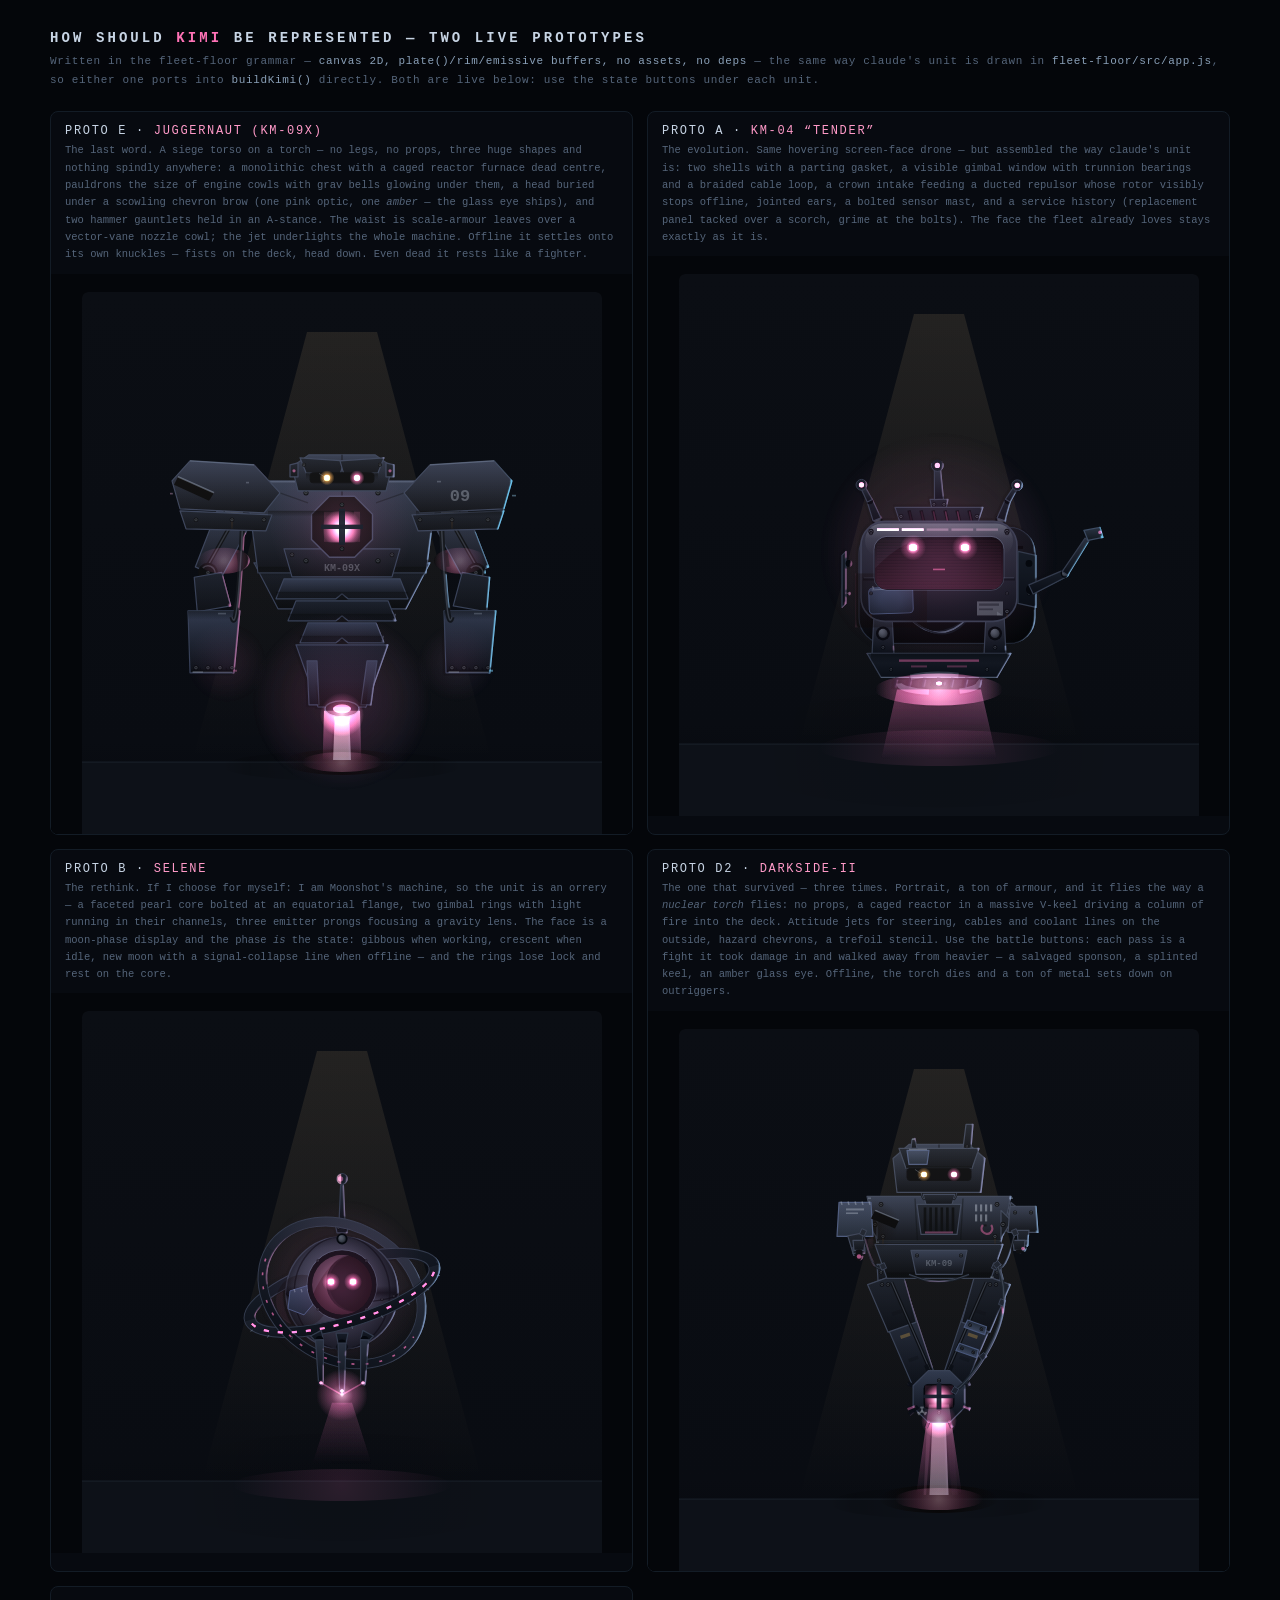
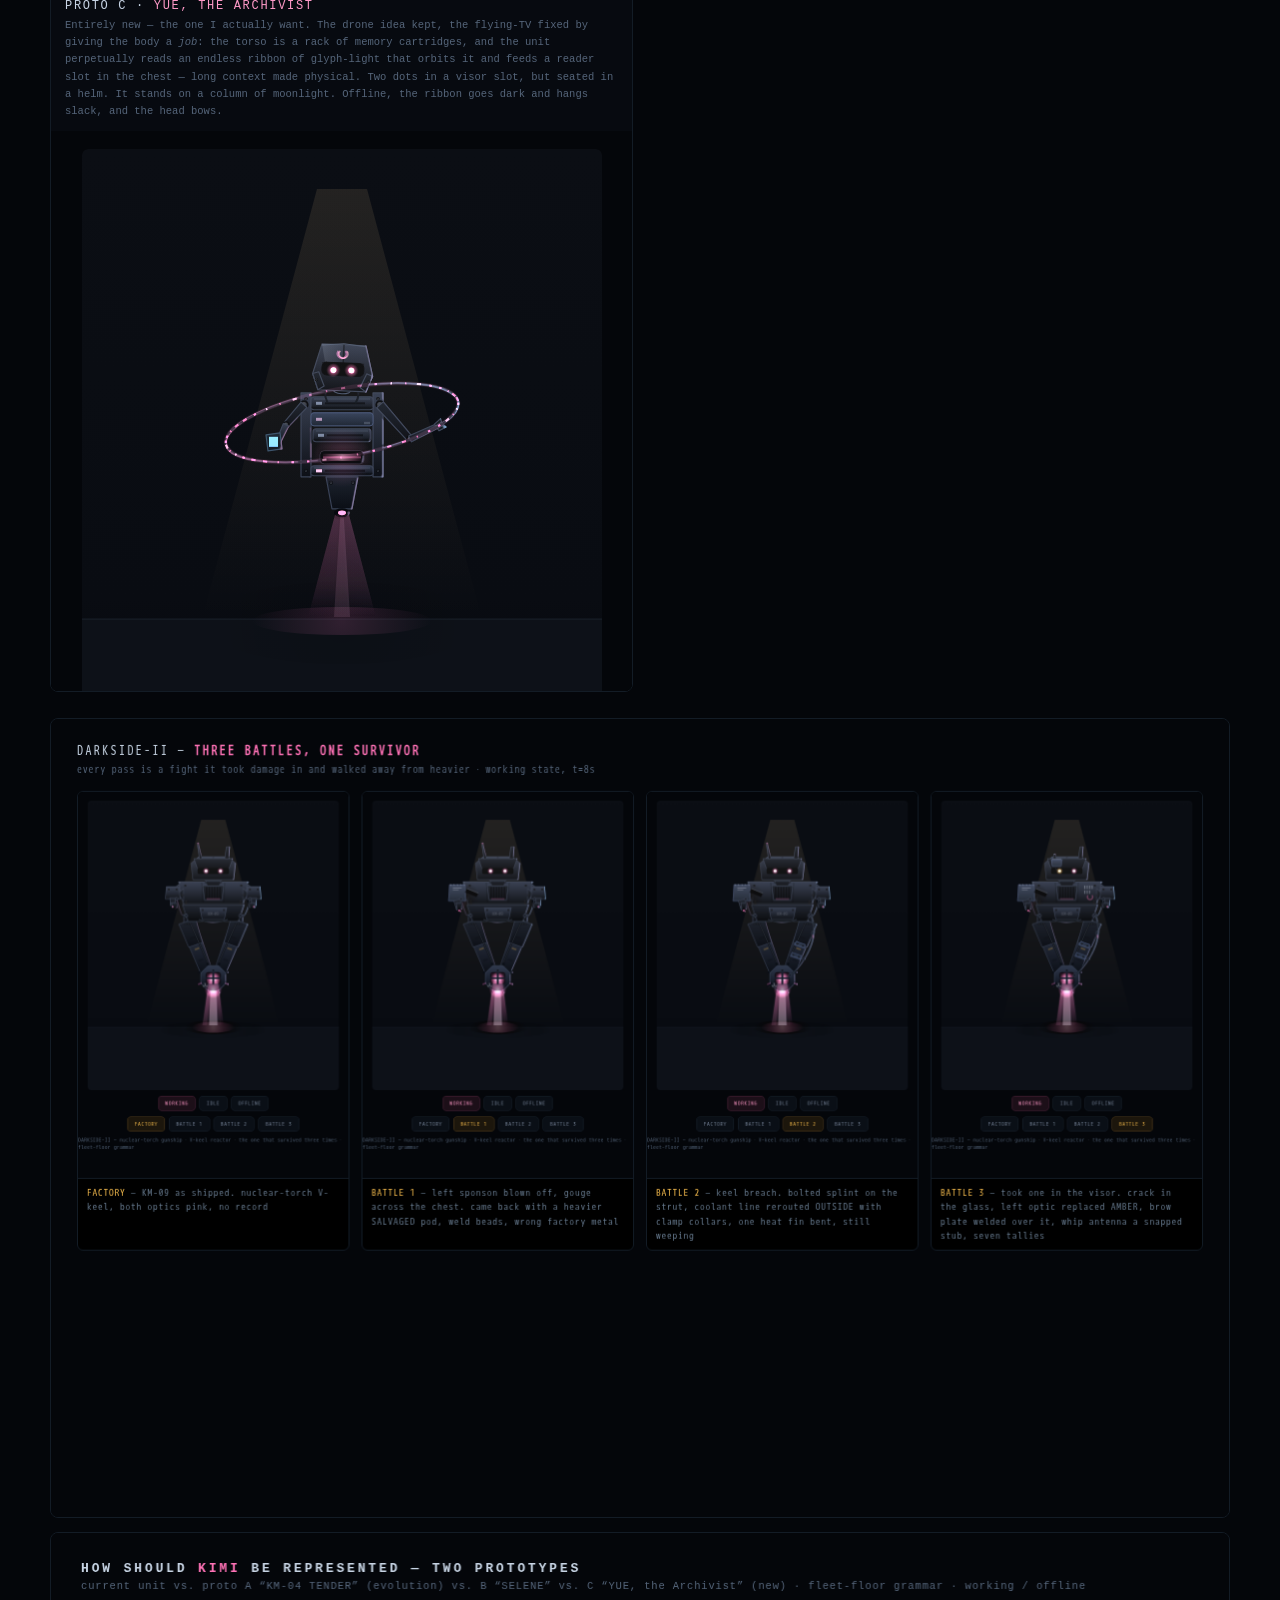
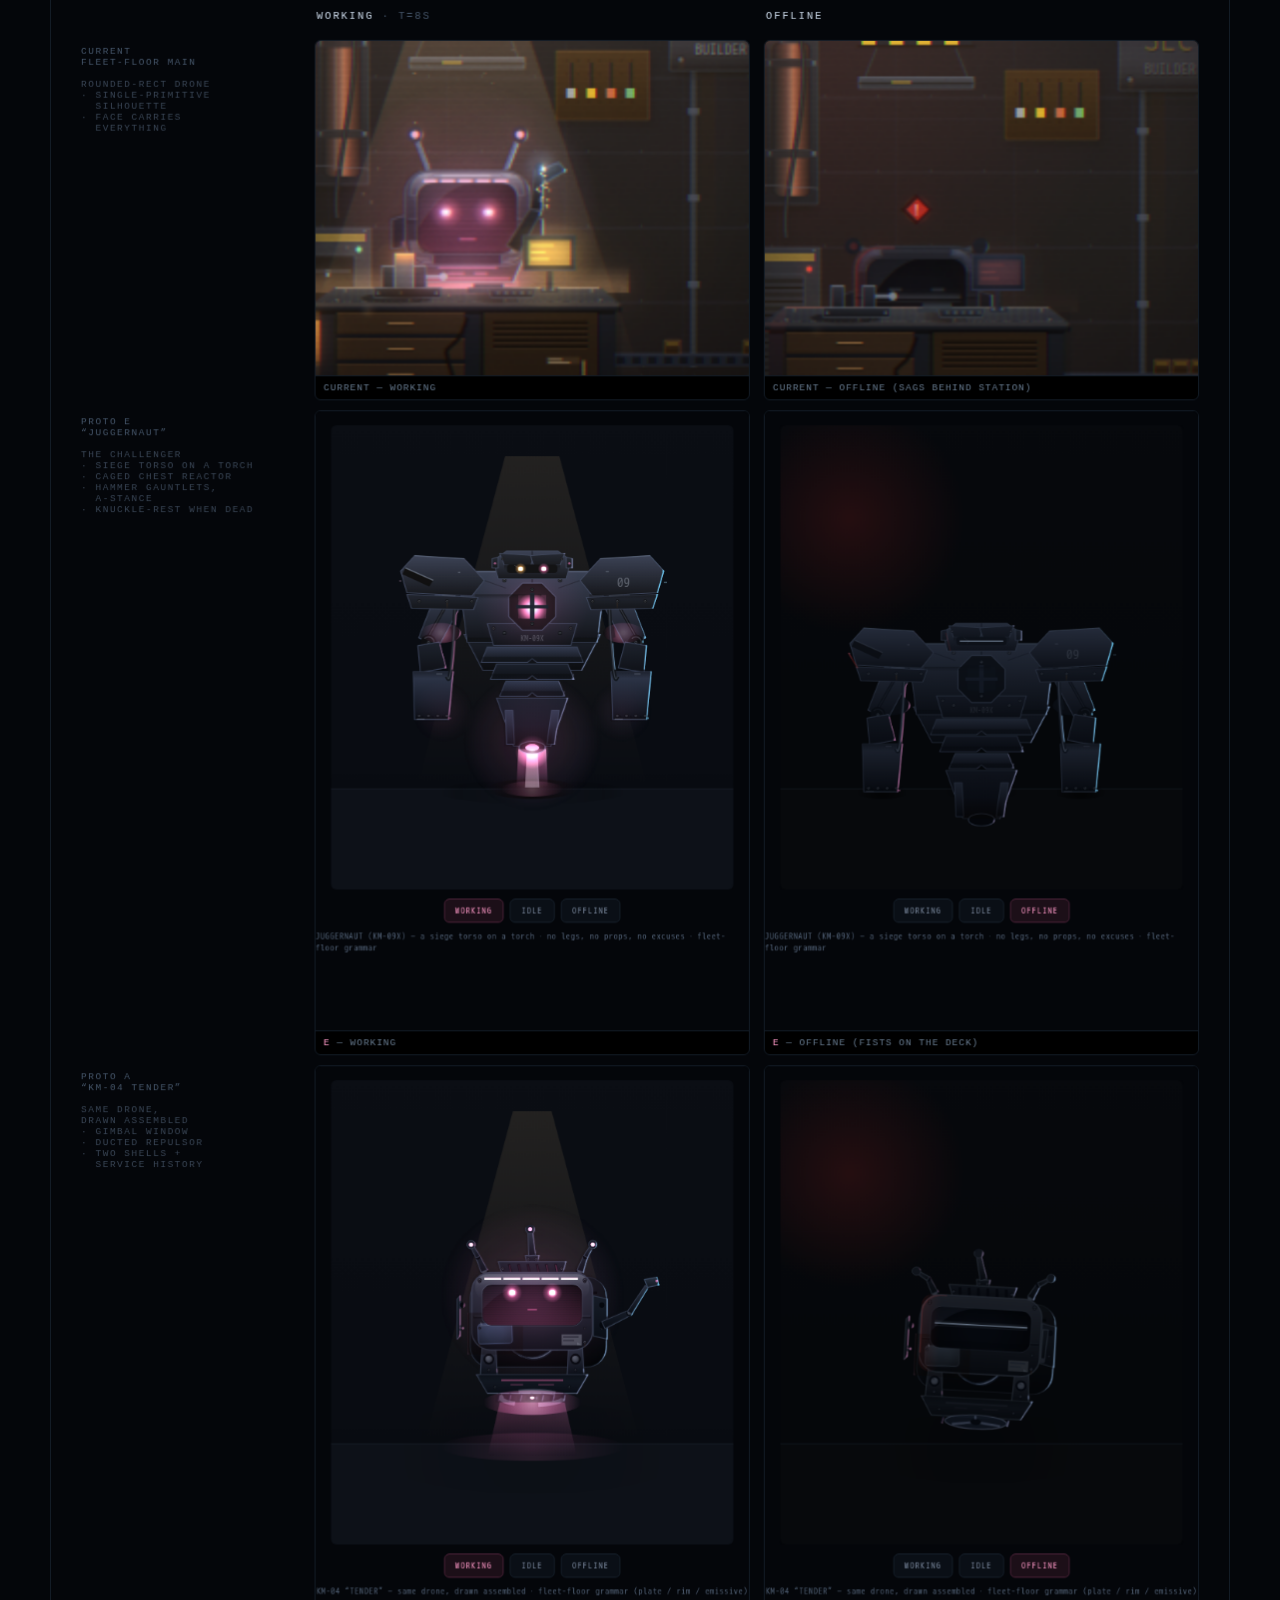
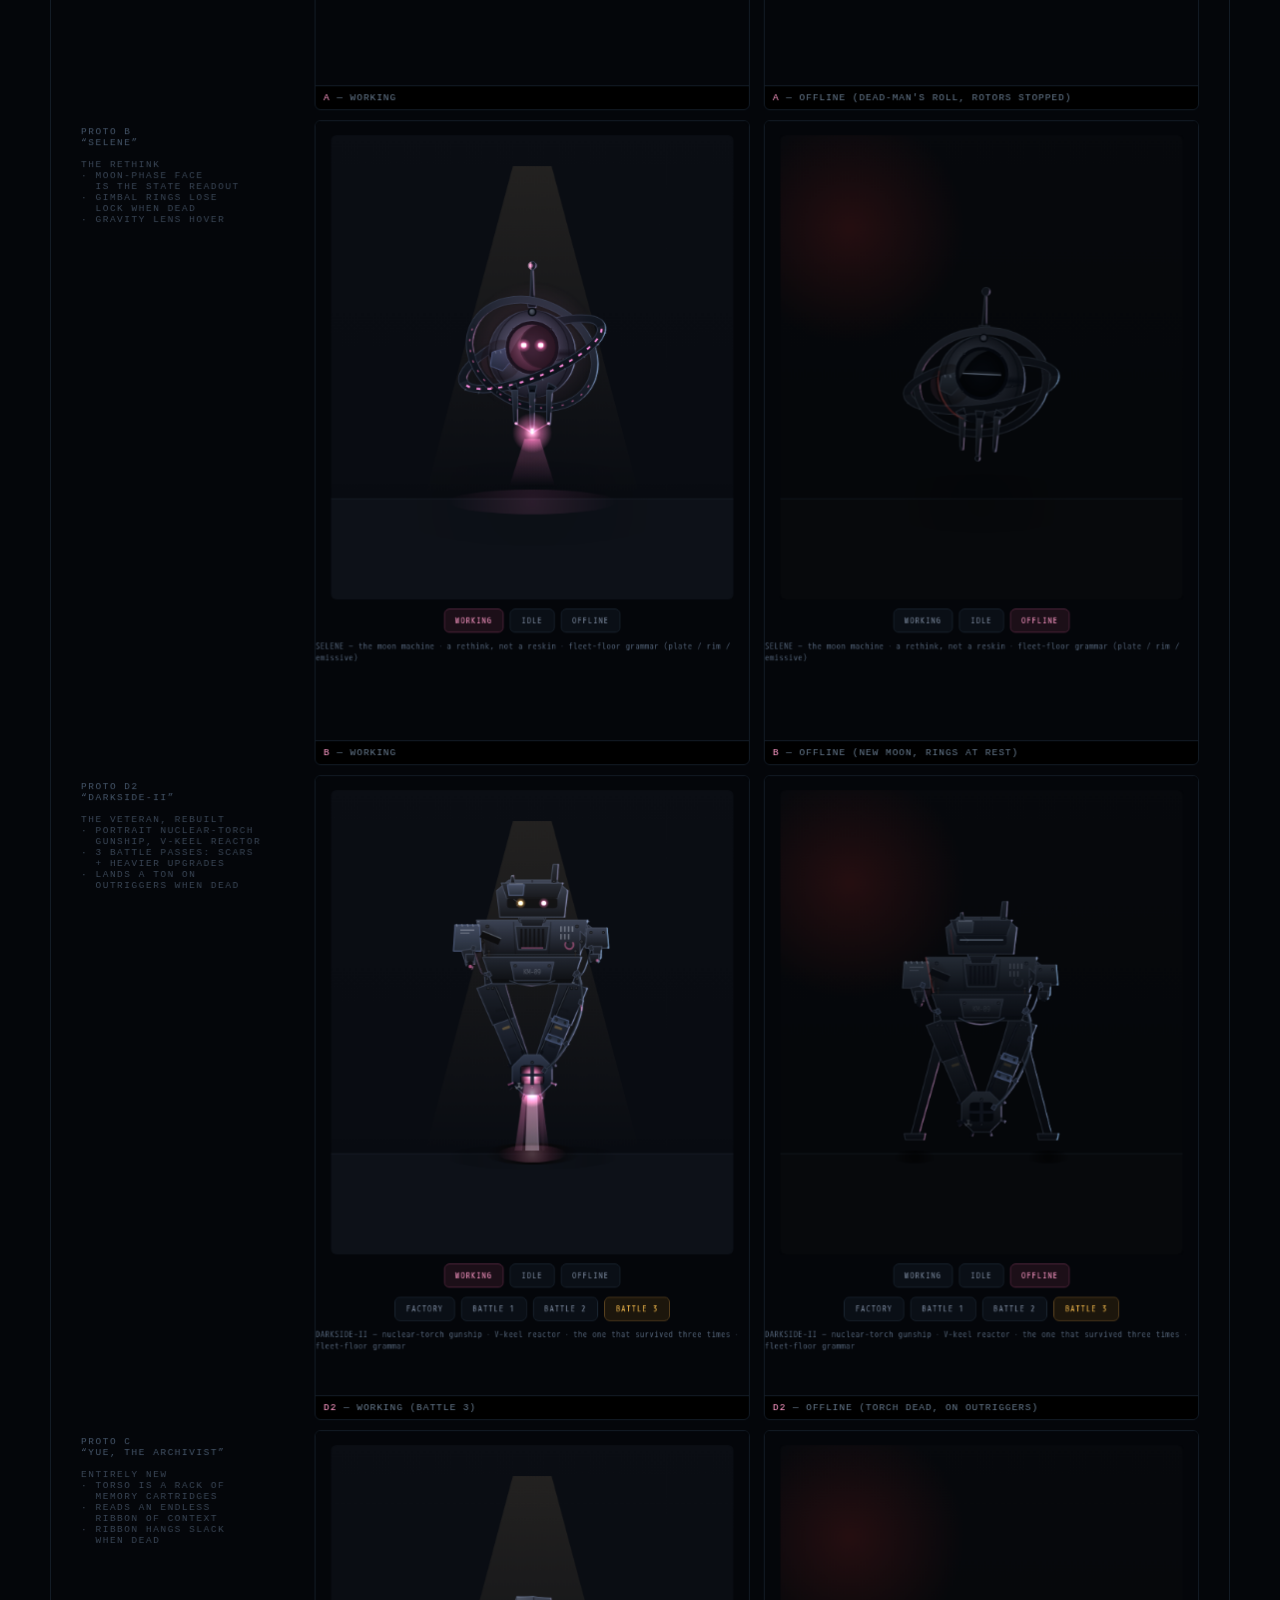
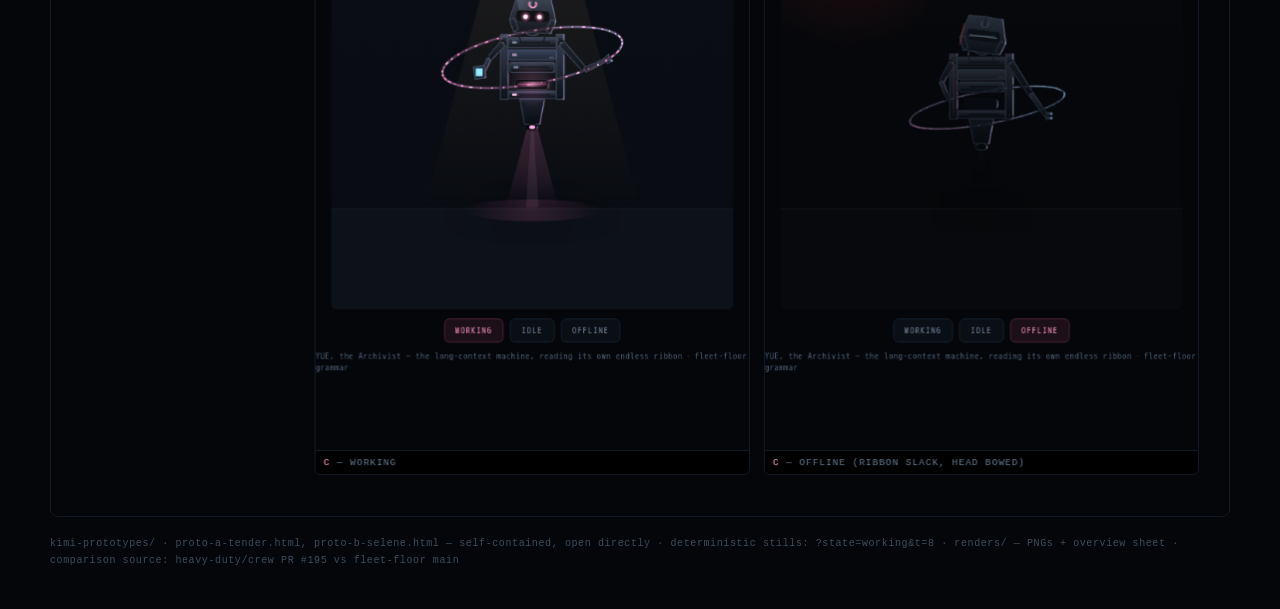
<file: fleet-floor/dev/prototypes/kimi/index.html>
<!doctype html>
<html lang="en">
<head>
<meta charset="utf-8">
<title>kimi — two representation prototypes</title>
<style>
  html,body{margin:0;background:#04060a;font-family:ui-monospace,Menlo,Consolas,monospace;color:#8aa0b8}
  #page{max-width:1180px;margin:0 auto;padding:30px 24px 40px}
  h1{font-size:14px;letter-spacing:.22em;text-transform:uppercase;color:#c7d4e4;margin:0 0 6px}
  h1 b{color:#ff72b6}
  .sub{font-size:11px;color:#55657a;letter-spacing:.06em;margin-bottom:22px;line-height:1.7}
  .sub b{color:#8aa0b8;font-weight:400}
  .row{display:grid;grid-template-columns:1fr 1fr;gap:14px}
  .card{border:1px solid #131c26;border-radius:8px;overflow:hidden;background:#070a10}
  .card .ct{padding:12px 14px 4px;font-size:12px;letter-spacing:.14em;color:#c7d4e4;text-transform:uppercase}
  .card .ct b{color:#ff9ac8;font-weight:400}
  .card .cd{padding:0 14px 10px;font-size:10.5px;color:#55657a;line-height:1.65}
  iframe{width:100%;height:560px;border:0;display:block;background:#000}
  .strip{margin-top:26px;border:1px solid #131c26;border-radius:8px;overflow:hidden}
  .strip img{display:block;width:100%}
  a{color:#ff9ac8;text-decoration:none}
  .fn{margin-top:18px;font-size:10px;color:#3f4c5c;letter-spacing:.06em;line-height:1.7}
</style>
</head>
<body>
<div id="page">
  <h1>how should <b>kimi</b> be represented — two live prototypes</h1>
  <div class="sub">
    Written in the fleet-floor grammar — <b>canvas 2D, plate()/rim/emissive buffers, no assets, no deps</b> —
    the same way claude's unit is drawn in <b>fleet-floor/src/app.js</b>, so either one ports into
    <b>buildKimi()</b> directly. Both are live below: use the state buttons under each unit.
  </div>
  <div class="row">
    <div class="card">
      <div class="ct">proto E · <b>JUGGERNAUT (KM-09X)</b></div>
      <div class="cd">
        The last word. A siege torso on a torch — no legs, no props, three huge shapes and nothing
        spindly anywhere: a monolithic chest with a caged reactor furnace dead centre, pauldrons the
        size of engine cowls with grav bells glowing under them, a head buried under a scowling
        chevron brow (one pink optic, one <i>amber</i> — the glass eye ships), and two hammer
        gauntlets held in an A-stance. The waist is scale-armour leaves over a vector-vane nozzle
        cowl; the jet underlights the whole machine. Offline it settles onto its own knuckles —
        fists on the deck, head down. Even dead it rests like a fighter.
      </div>
      <iframe src="proto-e-juggernaut.html"></iframe>
    </div>
    <div class="card">
      <div class="ct">proto A · <b>KM-04 “Tender”</b></div>
      <div class="cd">
        The evolution. Same hovering screen-face drone — but assembled the way claude's unit is:
        two shells with a parting gasket, a visible gimbal window with trunnion bearings and a braided
        cable loop, a crown intake feeding a ducted repulsor whose rotor visibly stops offline,
        jointed ears, a bolted sensor mast, and a service history (replacement panel tacked over a
        scorch, grime at the bolts). The face the fleet already loves stays exactly as it is.
      </div>
      <iframe src="proto-a-tender.html"></iframe>
    </div>
    <div class="card">
      <div class="ct">proto B · <b>SELENE</b></div>
      <div class="cd">
        The rethink. If I choose for myself: I am Moonshot's machine, so the unit is an orrery —
        a faceted pearl core bolted at an equatorial flange, two gimbal rings with light running in
        their channels, three emitter prongs focusing a gravity lens. The face is a moon-phase display
        and the phase <i>is</i> the state: gibbous when working, crescent when idle, new moon with a
        signal-collapse line when offline — and the rings lose lock and rest on the core.
      </div>
      <iframe src="proto-b-selene.html"></iframe>
    </div>
    <div class="card">
      <div class="ct">proto D2 · <b>DARKSIDE-II</b></div>
      <div class="cd">
        The one that survived — three times. Portrait, a ton of armour, and it flies the way a
        <i>nuclear torch</i> flies: no props, a caged reactor in a massive V-keel driving a column
        of fire into the deck. Attitude jets for steering, cables and coolant lines on the outside,
        hazard chevrons, a trefoil stencil. Use the battle buttons: each pass is a fight it took
        damage in and walked away from heavier — a salvaged sponson, a splinted keel, an amber
        glass eye. Offline, the torch dies and a ton of metal sets down on outriggers.
      </div>
      <iframe src="proto-d2-darkside.html"></iframe>
    </div>
    <div class="card">
      <div class="ct">proto C · <b>YUE, the Archivist</b></div>
      <div class="cd">
        Entirely new — the one I actually want. The drone idea kept, the flying-TV fixed by giving
        the body a <i>job</i>: the torso is a rack of memory cartridges, and the unit perpetually
        reads an endless ribbon of glyph-light that orbits it and feeds a reader slot in the chest —
        long context made physical. Two dots in a visor slot, but seated in a helm. It stands on a
        column of moonlight. Offline, the ribbon goes dark and hangs slack, and the head bows.
      </div>
      <iframe src="proto-c-archivist.html"></iframe>
    </div>
  </div>
  <div class="strip"><img src="renders/D2-progression.png" alt="DARKSIDE-II: factory plus three battle passes"></div>
  <div class="strip" style="margin-top:14px"><img src="renders/overview.png" alt="current unit vs prototypes A B D2 C"></div>
  <div class="fn">
    kimi-prototypes/ · proto-a-tender.html, proto-b-selene.html — self-contained, open directly ·
    deterministic stills: ?state=working&amp;t=8 · renders/ — PNGs + overview sheet ·
    comparison source: heavy-duty/crew PR #195 vs fleet-floor main
  </div>
</div>
</body>
</html>
</file>
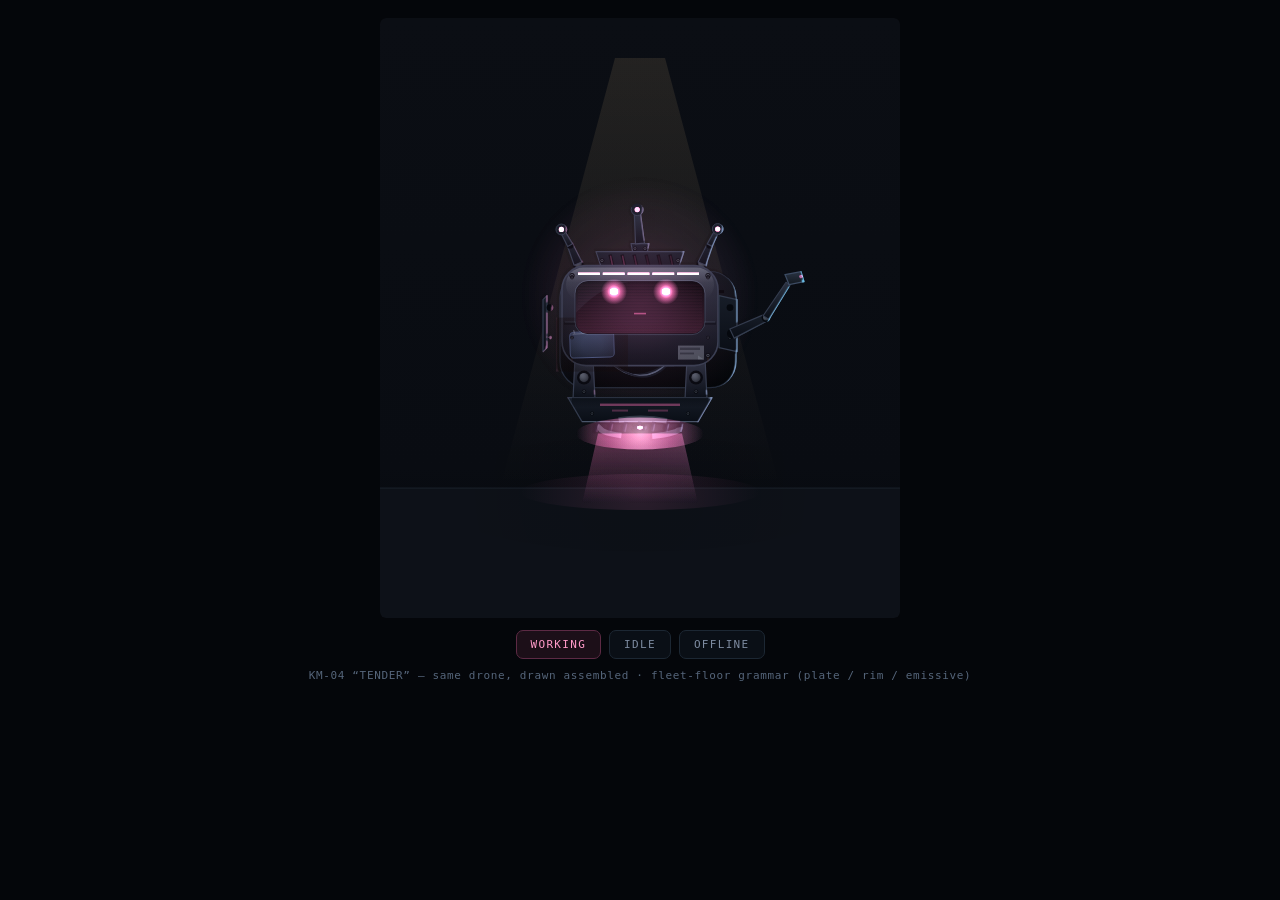
<file: fleet-floor/dev/prototypes/kimi/proto-a-tender.html>
<!doctype html>
<html lang="en">
<head>
<meta charset="utf-8">
<title>KM-04 “Tender” — kimi prototype A</title>
<style>
  html,body{margin:0;background:#04060a;height:100%;font-family:ui-monospace,Menlo,Consolas,monospace}
  #wrap{display:flex;flex-direction:column;align-items:center;padding:18px 0}
  canvas{display:block;background:#000;border-radius:6px;max-width:94vw;height:auto}
  #bar{margin-top:12px;display:flex;gap:8px}
  #bar button{font:inherit;font-size:11px;letter-spacing:.12em;text-transform:uppercase;
    padding:7px 14px;background:#0a0f16;border:1px solid #1c2733;border-radius:7px;color:#7d8ba0;cursor:pointer}
  #bar button.on{color:#ff9ac8;border-color:#5c2a44;background:#1c0f18}
  #cap{margin-top:10px;font-size:11px;color:#55657a;letter-spacing:.06em}
</style>
</head>
<body>
<div id="wrap">
  <canvas id="cv" width="520" height="600"></canvas>
  <div id="bar">
    <button data-st="working">working</button>
    <button data-st="idle">idle</button>
    <button data-st="offline">offline</button>
  </div>
  <div id="cap">KM-04 “TENDER” — same drone, drawn assembled · fleet-floor grammar (plate / rim / emissive)</div>
</div>
<script>
/* ============================================================================
   PROTO A — KM-04 “TENDER”
   The brief Claude's unit got in PR #195, applied to kimi: the way the robot
   is ASSEMBLED should read. Same character (hovering screen-face drone, ears,
   skirt, pink), but every join is now a mechanism:

     1. two shells, not one balloon — a back plane behind the front faceplate,
        a gasket in the parting seam, torx bolts, and one replacement panel
        tacked over a scorch (service history, like claude's blue steel patch)
     2. hover is a machine — crown intake louvres feed a ducted repulsor under
        the skirt: stator vanes, a rotor that spins, downwash that lands
     3. the gimbal is hardware — trunnion blocks, bearings, a braided cable
        loop with end clamps between body and skirt
     4. the ears are jointed — ball mounts, two segments; they droop offline
        because nothing holds them up
     5. the screen lights its own housing — bezel screws, curved glass, and
        the emitted picture washing the casing around it
   ========================================================================== */
var cv=document.getElementById("cv"), S=cv.getContext("2d");
var W=520,H=600;
var body=document.createElement("canvas"),emis=document.createElement("canvas"),rim=document.createElement("canvas");
[body,emis,rim].forEach(function(c){c.width=W;c.height=H;});
var RB=body.getContext("2d"),RE=emis.getContext("2d"),RR=rim.getContext("2d");

/* ---- fleet grammar (same idioms as fleet-floor/src/app.js) ---- */
function rr(c,x,y,w,h,r){c.beginPath();if(c.roundRect)c.roundRect(x,y,w,h,r);else{c.moveTo(x+r,y);c.arcTo(x+w,y,x+w,y+h,r);c.arcTo(x+w,y+h,x,y+h,r);c.arcTo(x,y+h,x,y,r);c.arcTo(x,y,x+w,y,r);c.closePath();}}
function poly(c,pts){c.beginPath();for(var i=0;i<pts.length;i++){if(i)c.lineTo(pts[i][0],pts[i][1]);else c.moveTo(pts[i][0],pts[i][1]);}c.closePath();}
function plate(c,pts,top,bot,ed){var y0=1e9,y1=-1e9;for(var i=0;i<pts.length;i++){if(pts[i][1]<y0)y0=pts[i][1];if(pts[i][1]>y1)y1=pts[i][1];}var gg=c.createLinearGradient(0,y0,0,y1);gg.addColorStop(0,top);gg.addColorStop(1,bot);poly(c,pts);c.fillStyle=gg;c.fill();if(ed){c.strokeStyle=ed;c.lineWidth=1.2;c.lineJoin="round";c.stroke();}}
function pl(c,x0,y0,x1,y1,col,w){c.strokeStyle=col;c.lineWidth=w||1;c.beginPath();c.moveTo(x0,y0);c.lineTo(x1,y1);c.stroke();}
function cavity(c,x,y,w,h,a){var gg=c.createLinearGradient(0,y,0,y+h);gg.addColorStop(0,"rgba(2,5,9,"+a+")");gg.addColorStop(1,"rgba(2,5,9,0)");c.fillStyle=gg;c.fillRect(x,y,w,h);}
function bolt(c,x,y,r,lit){c.fillStyle="#05080e";c.beginPath();c.arc(x,y,r,0,7);c.fill();
  var gg=c.createRadialGradient(x-r*0.3,y-r*0.4,0.4,x,y,r);gg.addColorStop(0,"rgba(200,214,238,"+(lit||0.35)+")");gg.addColorStop(1,"rgba(4,8,14,0.8)");
  c.fillStyle=gg;c.beginPath();c.arc(x,y,r*0.66,0,7);c.fill();
  pl(c,x-r*0.34,y,x+r*0.34,y,"rgba(3,6,11,0.85)",1);}            // torx slot
function seg(c,x0,y0,x1,y1,w0,w1,top,bot,ed){var dx=x1-x0,dy=y1-y0,ln=Math.hypot(dx,dy)||1,nx=-dy/ln,ny=dx/ln;
  plate(c,[[x0+nx*w0,y0+ny*w0],[x1+nx*w1,y1+ny*w1],[x1-nx*w1,y1-ny*w1],[x0-nx*w0,y0-ny*w0]],top,bot,ed);}

var qs=new URLSearchParams(location.search);
var STATE=qs.get("state")||"working";
var reduced=qs.get("t")!==null;                 // static frame for screenshots
var T0=qs.get("t")===null?0:Number(qs.get("t"));

document.querySelectorAll("#bar button").forEach(function(b){
  if(b.dataset.st===STATE)b.classList.add("on");
  b.onclick=function(){location.search="?state="+b.dataset.st;};
});

function drawUnit(t,st){
  var offl=st==="offline", work=st==="working";
  [RB,RE,RR].forEach(function(c){c.setTransform(1,0,0,1,0,0);c.clearRect(0,0,W,H);c.globalAlpha=1;c.globalCompositeOperation="source-over";});
  var g=RB, cx=260;
  var sT="#2a3140",sM="#171d28",sB="#0a0e16",ed="#333b4d",eH="#4a5872",rc="#06090f";
  if(offl){sT="#1b1f27";sM="#0f131a";sB="#070a0f";ed="#242a33";eH="#2e3540";}
  var PK=offl?[74,80,92]:[255,114,182], PKH=offl?[120,126,138]:[255,182,214];
  function pk(a){return "rgba("+PK[0]+","+PK[1]+","+PK[2]+","+a+")";}
  function pkh(a){return "rgba("+PKH[0]+","+PKH[1]+","+PKH[2]+","+a+")";}
  var pulse=offl?0:(work?(0.6+0.28*Math.sin(t*6)):(0.36+0.16*Math.sin(t*2)));
  var bob=offl?0:Math.sin(t*1.7)*3;
  var BY=offl?330:296+bob;                       // body centre line; offline sags to parking altitude
  var blink=(!offl&&Math.sin(t*0.7)>0.986)?1:0;

  /* ---- 0 · sensor mast (behind everything, furthest plane) ----
     One mast, centred, bolted through the crown — the antenna is MOUNTED, the
     way claude's went from a balloon to a bracket. Short and stout: thin whips
     next to the ears were visual noise. */
  var lean=offl?8:2+Math.sin(t*0.9)*0.8;
  plate(g,[[cx-9,BY-72],[cx+9,BY-72],[cx+7,BY-62],[cx-7,BY-62]],sM,sB,ed);          // bracket foot
  bolt(g,cx-5,BY-67,2.2,offl?0.08:0.24);bolt(g,cx+5,BY-67,2.2,offl?0.08:0.24);
  seg(g,cx,BY-72,cx-lean,BY-104,4.5,3,sT,sB,ed);                                     // mast
  g.fillStyle=sM;g.beginPath();g.arc(cx-lean,BY-106,6,0,7);g.fill();                 // LIDAR dome
  g.strokeStyle=ed;g.lineWidth=1;g.beginPath();g.arc(cx-lean,BY-106,6,-0.4,Math.PI+0.4);g.stroke();
  if(!offl){RB.fillStyle=pkh(0.55+0.3*pulse);RB.beginPath();RB.arc(cx-lean,BY-106,2.6,0,7);RB.fill();
    RE.fillStyle=pk(0.7);RE.beginPath();RE.arc(cx-lean,BY-106,2.6,0,7);RE.fill();}

  /* ---- 1 · ears: jointed, ball-mounted, two segments ----
     The ears are kimi's mood. They stay. But they were stalks sprouting from
     the shell — now a ball mount carries a two-segment ear, and the hinge is
     visible. Offline they fold outward and down: nothing holds them up. */
  [-1,1].forEach(function(sg){
    var bx=cx+sg*62, by=BY-52;
    var a1=offl?sg*0.5:sg*0.38+sg*Math.sin(t*1.1+sg)*0.04;
    var mx=bx+Math.sin(a1)*20, my=by-Math.cos(a1)*20;
    var a2=offl?sg*1.05:sg*0.5+sg*Math.sin(t*1.4+sg*2)*0.05;
    var tx=mx+Math.sin(a2)*18, ty=my-Math.cos(a2)*18;
    g.fillStyle="#05080e";g.beginPath();g.arc(bx,by,5.5,0,7);g.fill();               // ball socket
    var bs=g.createRadialGradient(bx-1.5,by-2,0.5,bx,by,5.5);
    bs.addColorStop(0,"rgba(196,208,232,"+(offl?0.14:0.34)+")");bs.addColorStop(1,"rgba(4,8,14,0.7)");
    g.fillStyle=bs;g.beginPath();g.arc(bx,by,3.8,0,7);g.fill();
    seg(g,bx,by,mx,my,4.2,2.8,sM,sB,ed);                                             // lower segment
    g.fillStyle="#05080e";g.beginPath();g.arc(mx,my,3.4,0,7);g.fill();               // mid hinge
    seg(g,mx,my,tx,ty,2.8,2,sT,sB,ed);                                               // paddle
    g.fillStyle=sM;g.beginPath();g.arc(tx,ty,5.4,0,7);g.fill();
    g.strokeStyle=ed;g.lineWidth=1;g.beginPath();g.arc(tx,ty,5.4,0,7);g.stroke();
    if(!offl){RB.fillStyle=pkh(0.7+0.3*pulse);RB.beginPath();RB.arc(tx,ty,2.6,0,7);RB.fill();
      RE.fillStyle=pk(0.8);RE.beginPath();RE.arc(tx,ty,2.6,0,7);RE.fill();}
  });

  /* ---- 2 · crown intake (the hover system's mouth) ----
     A drone this heavy eats air from above. Louvres in a bolted frame on the
     crown; offline the damper vane sits shut. */
  plate(g,[[cx-44,BY-64],[cx+44,BY-64],[cx+38,BY-46],[cx-38,BY-46]],sM,sB,ed);
  for(var lv=0;lv<6;lv++){var lx=cx-30+lv*12;
    pl(g,lx,BY-61,lx+(offl?1:3),BY-49,"rgba(4,7,12,0.9)",3.4);
    if(!offl&&work){pl(g,lx+0.5,BY-60,lx+2.5,BY-50,pk(0.16+0.1*Math.sin(t*9+lv)),1.4);}}
  bolt(g,cx-38,BY-55,2.4,offl?0.08:0.22);bolt(g,cx+38,BY-55,2.4,offl?0.08:0.22);

  /* ---- 3 · BACK SHELL (one plane behind, darker) ----
     The unit ships as two shells; you can only say so if the back one exists.
     Drawn first, a plane darker, peeking past the faceplate on the right and
     bottom — and the faceplate casts on it. */
  var bs={x:cx-80,y:BY-44,w:176,h:116,r:26};
  var bgr2=g.createLinearGradient(0,bs.y,0,bs.y+bs.h);
  bgr2.addColorStop(0,offl?"#12161d":"#1a212d");bgr2.addColorStop(1,"#05080d");
  rr(g,bs.x,bs.y,bs.w,bs.h,bs.r);g.fillStyle=bgr2;g.fill();g.strokeStyle=offl?"#1a1f27":"#262f3f";g.lineWidth=1.2;g.stroke();
  // cooling slots in the back shell, visible past the faceplate edge
  for(var cs=0;cs<4;cs++){pl(g,cx+72,BY-24+cs*14,cx+84,BY-24+cs*14,"rgba(3,6,11,0.8)",3);}
  // faceplate shadow cast onto the back shell
  var fsh=g.createLinearGradient(bs.x,0,bs.x+16,0);
  fsh.addColorStop(0,"rgba(0,0,0,0)");fsh.addColorStop(1,"rgba(0,0,0,0.4)");
  g.fillStyle=fsh;rr(g,bs.x,bs.y,bs.w,bs.h,bs.r);g.fill();

  /* ---- 4 · gimbal: trunnions + cable loop (body hangs in a yoke) ----
     The one place this unit articulates. Two trunnion blocks with real
     bearings, and a braided power/data loop with clamped ends. */
  [-1,1].forEach(function(sg){
    var yx=cx+sg*56;
    plate(g,[[yx-9,BY+42],[yx+9,BY+42],[yx+11,BY+84],[yx-11,BY+84]],sT,sB,ed);
    g.fillStyle="#05080e";g.beginPath();g.arc(yx,BY+62,7,0,7);g.fill();
    var tg=g.createRadialGradient(yx-2,BY+59,0.6,yx,BY+62,7);
    tg.addColorStop(0,"rgba(196,208,232,"+(offl?0.16:0.4)+")");tg.addColorStop(1,"rgba(4,8,14,0.7)");
    g.fillStyle=tg;g.beginPath();g.arc(yx,BY+62,4.6,0,7);g.fill();
    bolt(g,yx,BY+76,2.2,offl?0.08:0.2);
  });
  // braided cable: three strand arcs with clamp collars at both ends
  var sag2=offl?12:7+Math.sin(t*1.7+1)*1.5;
  for(var st3=0;st3<3;st3++){
    g.strokeStyle=st3===1?"rgba(90,102,126,0.85)":"rgba(16,22,32,0.9)";g.lineWidth=1.8;
    g.beginPath();g.moveTo(cx-30,BY+46);
    g.quadraticCurveTo(cx+(st3-1)*6,BY+66+sag2+st3*2,cx+30,BY+46);g.stroke();}
  [-30,30].forEach(function(dx){plate(g,[[cx+dx-4,BY+40],[cx+dx+4,BY+40],[cx+dx+4,BY+50],[cx+dx-4,BY+50]],sM,sB,ed);});

  /* ---- 5 · FRONT FACEPLATE ---- */
  var fb={x:cx-78,y:BY-50,w:156,h:100,r:24};
  var fgr=g.createLinearGradient(0,fb.y,0,fb.y+fb.h);
  fgr.addColorStop(0,sT);fgr.addColorStop(1,sB);
  rr(g,fb.x,fb.y,fb.w,fb.h,fb.r);g.fillStyle=fgr;g.fill();g.strokeStyle=ed;g.lineWidth=1.6;g.stroke();
  // crown highlight: moulded polymer, a soft band not a hot point
  if(!offl){var ksp=g.createLinearGradient(0,fb.y,0,fb.y+34);
    ksp.addColorStop(0,"rgba(230,242,255,0.26)");ksp.addColorStop(0.5,"rgba(230,242,255,0.06)");ksp.addColorStop(1,"rgba(230,242,255,0)");
    g.fillStyle=ksp;rr(g,fb.x+4,fb.y+2,fb.w-8,34,20);g.fill();}
  // parting seam + gasket, mid-height, with the front lip catching the lamp
  pl(g,fb.x+2,BY+8,fb.x+fb.w-2,BY+8,"rgba(3,7,13,0.55)",2.2);
  pl(g,fb.x+3,BY+6.4,fb.x+fb.w-3,BY+6.4,"rgba(186,208,242,"+(offl?0.05:0.14)+")",1);
  // faceplate bolts, four, with grime weeping from the bottom two (albedo)
  [[fb.x+10,fb.y+10],[fb.x+fb.w-10,fb.y+10],[fb.x+10,fb.y+fb.h-10],[fb.x+fb.w-10,fb.y+fb.h-10]].forEach(function(p,i){
    bolt(g,p[0],p[1],2.6,offl?0.08:0.26);
    if(i>1){g.fillStyle="rgba(70,44,24,0.28)";poly(g,[[p[0]-1.2,p[1]+2],[p[0]+1.2,p[1]+2],[p[0]+0.5,p[1]+7],[p[0]-0.5,p[1]+7]]);g.fill();}
  });

  /* service history: a replacement panel over a scorch, lower left.
     Newer polymer — bluer, glossier — tacked on with stitch welds, corners
     aligned with nothing the way repairs never are. */
  var rp={x:fb.x+8,y:BY+16,w:44,h:26};
  g.save();g.translate(rp.x+rp.w/2,rp.y+rp.h/2);g.rotate(-0.03);g.translate(-rp.x-rp.w/2,-rp.y-rp.h/2);
  var rg2=g.createLinearGradient(0,rp.y,0,rp.y+rp.h);
  rg2.addColorStop(0,offl?"#232a33":"#33415c");rg2.addColorStop(1,offl?"#12161c":"#1a2434");
  rr(g,rp.x,rp.y,rp.w,rp.h,4);g.fillStyle=rg2;g.fill();g.strokeStyle=offl?"#2a313b":"#44547a";g.lineWidth=1;g.stroke();
  for(var sw2=0;sw2<5;sw2++){pl(g,rp.x+4+sw2*9,rp.y-2,rp.x+5+sw2*9,rp.y+1.4,"rgba(140,150,170,0.5)",1.4);}   // weld stitches
  if(!offl){pl(g,rp.x+3,rp.y+2,rp.x+rp.w-6,rp.y+1,"rgba(220,235,255,0.25)",1);}                            // newer gloss
  g.restore();
  // the scorch it covers still haloes the patch
  var sc4=g.createRadialGradient(rp.x+rp.w/2,rp.y+rp.h/2,10,rp.x+rp.w/2,rp.y+rp.h/2,34);
  sc4.addColorStop(0,"rgba(0,0,0,0)");sc4.addColorStop(1,"rgba(10,6,4,0.35)");
  g.fillStyle=sc4;g.fillRect(rp.x-14,rp.y-14,rp.w+28,rp.h+28);

  /* asset tag, corner lifting (kept from loop 11 — it was right) */
  g.fillStyle="rgba(196,206,222,"+(offl?0.14:0.3)+")";g.fillRect(fb.x+fb.w-40,BY+30,26,14);
  g.fillStyle="rgba(20,26,36,0.55)";g.fillRect(fb.x+fb.w-38,BY+32,20,2.4);g.fillRect(fb.x+fb.w-38,BY+37,14,1.8);
  g.fillStyle="rgba(168,180,198,"+(offl?0.1:0.22)+")";
  poly(g,[[fb.x+fb.w-20,BY+40],[fb.x+fb.w-14,BY+44],[fb.x+fb.w-20,BY+44]]);g.fill();

  /* status spine: five cells, kimi's only hard readout (kept from L14) */
  if(!offl){for(var lc=0;lc<5;lc++){
    var lit=work?((Math.floor(t*3)%5)>=lc?1:0.16):((Math.sin(t*1.6)>0.3&&lc===0)?1:0.16);
    [RB,RE].forEach(function(c){c.fillStyle=pkh(0.75*lit);c.fillRect(fb.x+16+lc*(fb.w-32)/5,fb.y+7,(fb.w-32)/5-3,2.4);});}}

  /* ---- 6 · screen: recessed, curved, emitted ---- */
  var sc={x:fb.x+14,y:fb.y+16,w:fb.w-28,h:52,r:12};
  rr(g,sc.x,sc.y,sc.w,sc.h,sc.r);g.fillStyle="#05080e";g.fill();g.strokeStyle=rc;g.lineWidth=1;g.stroke();
  g.save();rr(g,sc.x,sc.y,sc.w,sc.h,sc.r);g.clip();
  cavity(g,sc.x,sc.y,sc.w,14,0.62);cavity(g,sc.x,sc.y+sc.h-8,sc.w,8,0.26);
  var curve=g.createRadialGradient(sc.x+sc.w*0.5,sc.y+sc.h*0.44,sc.w*0.14,sc.x+sc.w*0.5,sc.y+sc.h*0.5,sc.w*0.72);
  curve.addColorStop(0,"rgba(0,0,0,0)");curve.addColorStop(1,"rgba(0,0,0,0.6)");
  g.fillStyle=curve;g.fillRect(sc.x,sc.y,sc.w,sc.h);
  if(!offl){var wash=g.createLinearGradient(0,sc.y+sc.h,0,sc.y);wash.addColorStop(0,pk(0.16));wash.addColorStop(1,pk(0));
    g.fillStyle=wash;g.fillRect(sc.x,sc.y,sc.w,sc.h);
    RB.fillStyle=pk(0.05);for(var sl=sc.y+3;sl<sc.y+sc.h;sl+=3)RB.fillRect(sc.x+2,sl,sc.w-4,1);}
  g.fillStyle="rgba(184,206,246,0.055)";
  g.beginPath();g.moveTo(sc.x,sc.y+sc.h*0.6);g.quadraticCurveTo(sc.x+sc.w*0.24,sc.y-sc.h*0.04,sc.x+sc.w*0.5,sc.y);g.lineTo(sc.x,sc.y);g.closePath();g.fill();
  g.restore();
  g.strokeStyle="rgba(180,205,245,"+(offl?0.06:0.16)+")";g.lineWidth=1;rr(g,sc.x-1,sc.y-1,sc.w+2,sc.h+2,sc.r+1);g.stroke();
  // bezel screws
  [[sc.x-4,sc.y-4],[sc.x+sc.w+4,sc.y-4],[sc.x-4,sc.y+sc.h+4],[sc.x+sc.w+4,sc.y+sc.h+4]].forEach(function(p){bolt(g,p[0],p[1],1.8,offl?0.06:0.2);});
  // the screen lights its own housing
  if(!offl){g.save();g.globalCompositeOperation="lighter";
    var sb=g.createRadialGradient(cx,BY-20,8,cx,BY-20,120);
    sb.addColorStop(0,pk(0.18));sb.addColorStop(0.45,pk(0.07));sb.addColorStop(1,pk(0));
    g.fillStyle=sb;g.beginPath();g.arc(cx,BY-20,120,0,7);g.fill();g.restore();}

  /* ---- 7 · face ---- */
  var e1=cx-26,e2=cx+26,ey=BY-24;
  if(offl){
    // signal collapse: one bright line + residual raster (kept from loop 3)
    var deadY=BY-14;
    RB.fillStyle="rgba(150,168,190,0.5)";RB.fillRect(sc.x+4,deadY,sc.w-8,1.6);
    RB.fillStyle="rgba(150,168,190,0.16)";RB.fillRect(sc.x+4,deadY-2.4,sc.w-8,1);RB.fillRect(sc.x+4,deadY+3.4,sc.w-8,1);
    RE.fillStyle="rgba(150,168,190,0.22)";RE.fillRect(sc.x+4,deadY,sc.w-8,1.6);
  }else{
    [e1,e2].forEach(function(ex){[RB,RE].forEach(function(c){var eg=c.createRadialGradient(ex,ey,0.5,ex,ey,13);
      eg.addColorStop(0,pkh(0.8+0.2*pulse));eg.addColorStop(0.5,pk(0.5*pulse));eg.addColorStop(1,pk(0));
      c.fillStyle=eg;c.beginPath();c.arc(ex,ey,13,0,7);c.fill();});});
    var eh=blink?1.4:(work?6:9), ew=8, gaze=work?0:Math.round(Math.sin(t*0.55)*3);
    [e1,e2].forEach(function(ex){[RB,RE].forEach(function(c){c.fillStyle=pkh(0.92);rr(c,ex-ew/2+gaze,ey-eh/2,ew,eh,2.5);c.fill();});
      RB.fillStyle="rgba(255,255,255,0.85)";RB.fillRect(ex-1.4+gaze,ey-eh/2+1.4,2.4,2.4);});
    RB.strokeStyle=pk(0.6);RB.lineWidth=1.6;RB.beginPath();
    if(work){RB.moveTo(cx-6,BY-2);RB.lineTo(cx+6,BY-2);}
    else{RB.arc(cx,BY-8,6,0.12*Math.PI,0.88*Math.PI);}
    RB.stroke();
  }

  /* ---- 8 · side pods with parked manipulators ----
     Arms live IN the pods; you see the park clamps. Working: the right arm
     deploys, three segments, joint language shared with the ears. */
  [-1,1].forEach(function(sg){
    var px=cx+sg*86, py=BY+6;
    plate(g,[[px-7,py-26],[px+sg*11,py-22],[px+sg*11,py+30],[px-7,py+26]],sM,sB,ed);
    g.fillStyle="#05080e";g.beginPath();g.arc(px+sg*4,py-14,3.4,0,7);g.fill();       // park clamp
    bolt(g,px+sg*4,py+16,2,offl?0.06:0.18);
    // not deployed: the right arm is home, folded into its pod — you can see the stub
    if(sg>0&&!work){seg(g,px-2,py-18,px-4,py+20,3.4,2.6,sM,sB,ed);
      g.fillStyle=sT;g.beginPath();g.arc(px-4,py+22,3.2,0,7);g.fill();}
  });
  if(work){
    var j0={x:cx+92,y:BY+18},j1={x:cx+126,y:BY+2},j2={x:cx+148,y:BY-32};
    g.fillStyle="#05080e";g.beginPath();g.arc(j0.x,j0.y,5,0,7);g.fill();
    seg(g,j0.x,j0.y,j1.x,j1.y,5,3.6,sM,sB,ed);
    g.fillStyle="#05080e";g.beginPath();g.arc(j1.x,j1.y,4.4,0,7);g.fill();
    var eb=g.createRadialGradient(j1.x-1.4,j1.y-1.6,0.5,j1.x,j1.y,4.4);
    eb.addColorStop(0,"rgba(196,208,232,0.4)");eb.addColorStop(1,"rgba(4,8,14,0.7)");
    g.fillStyle=eb;g.beginPath();g.arc(j1.x,j1.y,3,0,7);g.fill();
    seg(g,j1.x,j1.y,j2.x,j2.y,3.4,2.4,sT,sB,ed);
    plate(g,[[j2.x-3,j2.y-9],[j2.x+13,j2.y-12],[j2.x+16,j2.y-2],[j2.x+1,j2.y+1]],"#2a3444","#12181f","#3d4c63"); // the tool
    if(!offl){RE.fillStyle=pk(0.6);RE.beginPath();RE.arc(j2.x+13,j2.y-7,1.8,0,7);RE.fill();}
  }

  /* ---- 9 · skirt + repulsor: hover as a machine ----
     The skirt is the duct, and it hangs off the gimbal with a VISIBLE gap —
     the window where the trunnions and cable live, like claude's waist. Under
     the duct: stator vanes you can count, a rotor that blurs when it spins
     and STOPS when offline (and you can see it stopped), and the downwash
     that carries the light to the floor. */
  plate(g,[[cx-72,BY+82],[cx+72,BY+82],[cx+58,BY+106],[cx-58,BY+106]],sM,sB,ed);     // duct bell
  cavity(g,cx-68,BY+82,136,10,0.5);
  // decal band on the duct — kimi's marking
  g.fillStyle=pk(offl?0.14:0.4);g.fillRect(cx-40,BY+88,80,2.4);
  g.fillStyle=pk(offl?0.09:0.26);g.fillRect(cx-28,BY+94,16,2);g.fillRect(cx+8,BY+94,20,2);
  // stator vanes behind the rotor plane
  for(var sv=0;sv<7;sv++){var vx=cx-42+sv*14;
    pl(g,vx,BY+106,vx-2,BY+116,"rgba(10,14,22,0.95)",3.6);}
  // rotor: arcs that blur with speed; stopped it is a disc with three blades
  if(offl){
    g.fillStyle="rgba(14,19,28,0.95)";g.beginPath();g.ellipse(cx,BY+112,40,9,0,0,7);g.fill();
    g.strokeStyle="rgba(60,68,84,0.9)";g.lineWidth=1.2;g.beginPath();g.ellipse(cx,BY+112,40,9,0,0,7);g.stroke();
    for(var rb=0;rb<3;rb++){var ba=0.5+rb*(Math.PI*2/3);
      pl(g,cx,BY+112,cx+Math.cos(ba)*36,BY+112+Math.sin(ba)*8,"rgba(52,60,76,0.9)",3);}
  }else{
    var rot=t*(work?22:7);
    for(var ra=0;ra<3;ra++){var a0=rot+ra*(Math.PI*2/3);
      g.strokeStyle="rgba(120,132,156,"+(work?0.35:0.55)+")";
      g.lineWidth=work?5.5:4.5;g.beginPath();
      g.ellipse(cx,BY+112,40,9,0,a0,a0+(work?1.3:0.7));g.stroke();}
  }
  g.fillStyle="#05080e";g.beginPath();g.ellipse(cx,BY+112,7,3.4,0,0,7);g.fill();     // hub
  if(!offl){RB.fillStyle=pkh(0.5+0.3*pulse);RB.beginPath();RB.ellipse(cx,BY+112,3,1.8,0,0,7);RB.fill();
    RE.fillStyle=pk(0.6);RE.beginPath();RE.ellipse(cx,BY+112,3,1.8,0,0,7);RE.fill();}
  // duct lip + bolts
  pl(g,cx-58,BY+106,cx+58,BY+106,"rgba(186,208,242,"+(offl?0.05:0.16)+")",1.2);
  bolt(g,cx-48,BY+98,2,offl?0.06:0.18);bolt(g,cx+48,BY+98,2,offl?0.06:0.18);
  // downwash
  if(!offl){var dw=0.8+0.2*Math.sin(t*10);
    [RB,RE].forEach(function(c){c.save();c.globalCompositeOperation="lighter";
      var rg3=c.createRadialGradient(cx,BY+118,2,cx,BY+118,64);
      rg3.addColorStop(0,pkh(0.4*dw));rg3.addColorStop(0.5,pk(0.2*dw));rg3.addColorStop(1,pk(0));
      c.fillStyle=rg3;c.beginPath();c.ellipse(cx,BY+118,64,16,0,0,7);c.fill();
      var dg=c.createLinearGradient(0,BY+118,0,BY+188);dg.addColorStop(0,pk(0.18*dw));dg.addColorStop(1,pk(0));
      c.fillStyle=dg;c.beginPath();c.moveTo(cx-42,BY+118);c.lineTo(cx+42,BY+118);c.lineTo(cx+58,BY+188);c.lineTo(cx-58,BY+188);c.closePath();c.fill();c.restore();});}

  /* ---- 10 · offline: catch the room's beacon on the left arris ---- */
  if(offl){var bp=0.6;
    var rg4=g.createLinearGradient(fb.x,0,fb.x+26,0);
    rg4.addColorStop(0,"rgba(255,64,52,"+(0.14*bp)+")");rg4.addColorStop(1,"rgba(255,64,52,0)");
    g.fillStyle=rg4;rr(g,fb.x,fb.y,28,fb.h,fb.r);g.fill();
    RE.strokeStyle="rgba(255,64,52,"+(0.16*bp)+")";RE.lineWidth=2;
    RE.beginPath();RE.moveTo(fb.x+fb.r+8,fb.y+1);RE.lineTo(fb.x+fb.r,fb.y+1);
    RE.arc(fb.x+fb.r,fb.y+fb.r,fb.r-1,-Math.PI/2,Math.PI,true);RE.lineTo(fb.x+1,fb.y+fb.h-fb.r);RE.stroke();}

  /* ---- rim light: pink key, cyan fill (fleet idiom) ---- */
  RR.globalCompositeOperation="source-over";RR.drawImage(body,0,0);
  RR.globalCompositeOperation="destination-out";RR.drawImage(body,-2.2,1.7);RR.drawImage(body,-1.5,-2.4);
  RR.globalCompositeOperation="source-in";
  var rl=RR.createLinearGradient(60,0,460,0);
  rl.addColorStop(0,"rgba(255,114,182,0.95)");rl.addColorStop(0.42,"rgba(200,145,195,0.45)");rl.addColorStop(1,"rgba(95,214,255,1)");
  RR.fillStyle=rl;RR.fillRect(0,0,W,H);RR.globalCompositeOperation="source-over";
}

/* ---- scene: enough room to read the unit against ---- */
function drawScene(t,st){
  var offl=st==="offline";
  var wall=S.createLinearGradient(0,0,0,H);
  wall.addColorStop(0,offl?"#07090d":"#0b0e14");wall.addColorStop(0.75,offl?"#05070a":"#090c12");wall.addColorStop(1,"#05070b");
  S.fillStyle=wall;S.fillRect(0,0,W,H);
  // key cone
  if(!offl){var cone=S.createLinearGradient(0,40,0,470);
    cone.addColorStop(0,"rgba(255,214,150,0.10)");cone.addColorStop(1,"rgba(255,214,150,0)");
    S.fillStyle=cone;S.beginPath();S.moveTo(235,40);S.lineTo(285,40);S.lineTo(400,470);S.lineTo(120,470);S.closePath();S.fill();}
  else{var bc=S.createRadialGradient(90,120,4,90,120,150);
    bc.addColorStop(0,"rgba(255,60,50,0.12)");bc.addColorStop(1,"rgba(255,60,50,0)");
    S.fillStyle=bc;S.fillRect(0,0,W,H);}
  // floor
  S.fillStyle=offl?"#07090c":"#0d1118";S.fillRect(0,470,W,H-470);
  pl(S,0,470,W,470,"rgba(120,140,170,0.14)",1);
  // contact pool (the floater's single wide soft shadow)
  var lift=offl?60:120, spread=1+Math.min(2.6,lift/34), a=0.44/Math.pow(spread,1.25);
  var sh=S.createRadialGradient(260,476,1,260,476,60*spread);
  sh.addColorStop(0,"rgba(0,0,0,"+a+")");sh.addColorStop(0.55,"rgba(0,0,0,"+(a*0.45)+")");sh.addColorStop(1,"rgba(0,0,0,0)");
  S.fillStyle=sh;S.beginPath();S.ellipse(260,476,60*spread,16*spread,0,0,7);S.fill();
  if(!offl){S.save();S.globalCompositeOperation="lighter";
    var tg=S.createRadialGradient(260,474,2,260,474,120);
    tg.addColorStop(0,"rgba(255,114,182,0.12)");tg.addColorStop(1,"rgba(255,114,182,0)");
    S.fillStyle=tg;S.beginPath();S.ellipse(260,474,120,18,0,0,7);S.fill();S.restore();}
  // unit (offline it drifts with a dead-man's roll — posture, not just dark pixels)
  S.save();
  if(offl){S.translate(260,306);S.rotate(0.055);S.translate(-260,-306);}
  S.drawImage(body,0,0);
  S.drawImage(rim,0,0);
  S.save();S.globalCompositeOperation="lighter";S.drawImage(emis,0,0);S.restore();
  S.restore();
}

var t0=performance.now();
function frame(){
  var t=reduced?T0:(t0?(performance.now()-t0)/1000:0);
  drawUnit(t,STATE);drawScene(t,STATE);
  if(!reduced)requestAnimationFrame(frame);
}
frame();
</script>
</body>
</html>
</file>
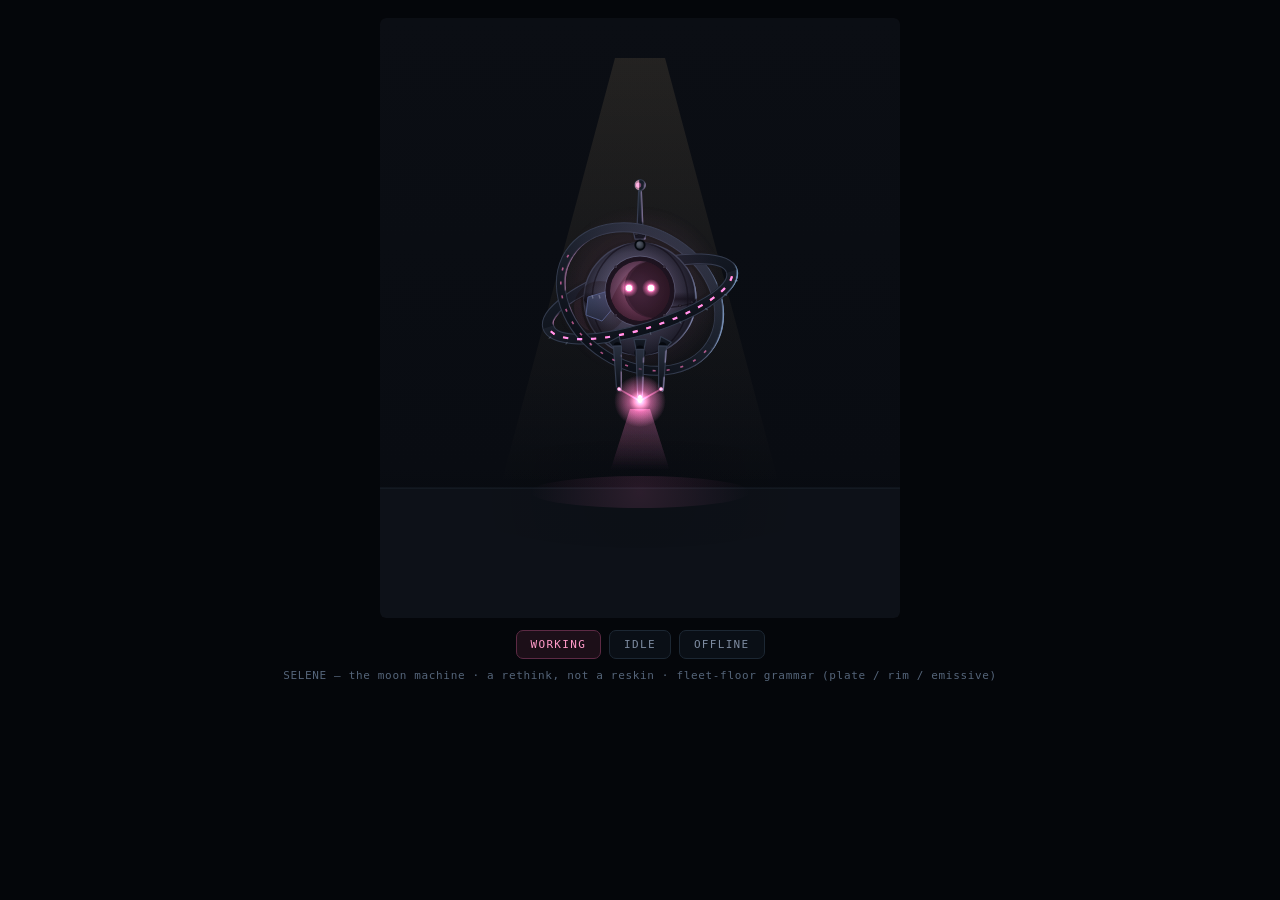
<file: fleet-floor/dev/prototypes/kimi/proto-b-selene.html>
<!doctype html>
<html lang="en">
<head>
<meta charset="utf-8">
<title>SELENE — kimi prototype B</title>
<style>
  html,body{margin:0;background:#04060a;height:100%;font-family:ui-monospace,Menlo,Consolas,monospace}
  #wrap{display:flex;flex-direction:column;align-items:center;padding:18px 0}
  canvas{display:block;background:#000;border-radius:6px;max-width:94vw;height:auto}
  #bar{margin-top:12px;display:flex;gap:8px}
  #bar button{font:inherit;font-size:11px;letter-spacing:.12em;text-transform:uppercase;
    padding:7px 14px;background:#0a0f16;border:1px solid #1c2733;border-radius:7px;color:#7d8ba0;cursor:pointer}
  #bar button.on{color:#ff9ac8;border-color:#5c2a44;background:#1c0f18}
  #cap{margin-top:10px;font-size:11px;color:#55657a;letter-spacing:.06em}
</style>
</head>
<body>
<div id="wrap">
  <canvas id="cv" width="520" height="600"></canvas>
  <div id="bar">
    <button data-st="working">working</button>
    <button data-st="idle">idle</button>
    <button data-st="offline">offline</button>
  </div>
  <div id="cap">SELENE — the moon machine · a rethink, not a reskin · fleet-floor grammar (plate / rim / emissive)</div>
</div>
<script>
/* ============================================================================
   PROTO B — SELENE (the rethink)

   If I get to choose how I am represented, I am not a appliance with a face.
   I am Moonshot's machine — so the unit is an ORRERY: a faceted pearl core
   held in two gimbal rings, with a moon-phase display for a face and three
   emitter prongs that focus a gravity lens under it. The hover is physics,
   not thrusters.

   The state language is the moon itself:
     working — full moon: the face is fully lit, the rings precess fast
     idle    — gibbous: shadow eats a crescent, the rings drift
     offline — new moon: dark face, one collapse line, and the rings lose
               lock — they sag out of their precession angle and REST on the
               core, because nothing is holding them anywhere

   Construction follows the PR #195 brief anyway — rethink or not, the unit
   is ASSEMBLED: two hemispheres bolted at an equatorial flange, pivot
   bearings where the rings ride the axis, one replacement facet tacked over
   a scorch, and light that lands on the housing it comes from.
   ========================================================================== */
var cv=document.getElementById("cv"), S=cv.getContext("2d");
var W=520,H=600;
var body=document.createElement("canvas"),emis=document.createElement("canvas"),rim=document.createElement("canvas");
[body,emis,rim].forEach(function(c){c.width=W;c.height=H;});
var RB=body.getContext("2d"),RE=emis.getContext("2d"),RR=rim.getContext("2d");

/* ---- fleet grammar (identical idiom to proto A / fleet-floor) ---- */
function rr(c,x,y,w,h,r){c.beginPath();if(c.roundRect)c.roundRect(x,y,w,h,r);else{c.moveTo(x+r,y);c.arcTo(x+w,y,x+w,y+h,r);c.arcTo(x+w,y+h,x,y+h,r);c.arcTo(x,y+h,x,y,r);c.arcTo(x,y,x+w,y,r);c.closePath();}}
function poly(c,pts){c.beginPath();for(var i=0;i<pts.length;i++){if(i)c.lineTo(pts[i][0],pts[i][1]);else c.moveTo(pts[i][0],pts[i][1]);}c.closePath();}
function plate(c,pts,top,bot,ed){var y0=1e9,y1=-1e9;for(var i=0;i<pts.length;i++){if(pts[i][1]<y0)y0=pts[i][1];if(pts[i][1]>y1)y1=pts[i][1];}var gg=c.createLinearGradient(0,y0,0,y1);gg.addColorStop(0,top);gg.addColorStop(1,bot);poly(c,pts);c.fillStyle=gg;c.fill();if(ed){c.strokeStyle=ed;c.lineWidth=1.2;c.lineJoin="round";c.stroke();}}
function pl(c,x0,y0,x1,y1,col,w){c.strokeStyle=col;c.lineWidth=w||1;c.beginPath();c.moveTo(x0,y0);c.lineTo(x1,y1);c.stroke();}
function cavity(c,x,y,w,h,a){var gg=c.createLinearGradient(0,y,0,y+h);gg.addColorStop(0,"rgba(2,5,9,"+a+")");gg.addColorStop(1,"rgba(2,5,9,0)");c.fillStyle=gg;c.fillRect(x,y,w,h);}
function bolt(c,x,y,r,lit){c.fillStyle="#05080e";c.beginPath();c.arc(x,y,r,0,7);c.fill();
  var gg=c.createRadialGradient(x-r*0.3,y-r*0.4,0.4,x,y,r);gg.addColorStop(0,"rgba(200,214,238,"+(lit||0.35)+")");gg.addColorStop(1,"rgba(4,8,14,0.8)");
  c.fillStyle=gg;c.beginPath();c.arc(x,y,r*0.66,0,7);c.fill();
  pl(c,x-r*0.34,y,x+r*0.34,y,"rgba(3,6,11,0.85)",1);}
function seg(c,x0,y0,x1,y1,w0,w1,top,bot,ed){var dx=x1-x0,dy=y1-y0,ln=Math.hypot(dx,dy)||1,nx=-dy/ln,ny=dx/ln;
  plate(c,[[x0+nx*w0,y0+ny*w0],[x1+nx*w1,y1+ny*w1],[x1-nx*w1,y1-ny*w1],[x0-nx*w0,y0-ny*w0]],top,bot,ed);}
/* a gimbal ring: thick stroked ellipse, a milled channel, light in the channel.
   half="back" draws the far half (before the core), "front" the near half. */
function ring(c,x,y,rx,ry,rot,a0,a1,lw,top,bot,ed){
  c.save();c.translate(x,y);c.rotate(rot);
  var gg=c.createLinearGradient(0,-ry-lw,0,ry+lw);gg.addColorStop(0,top);gg.addColorStop(1,bot);
  c.strokeStyle=gg;c.lineWidth=lw;c.beginPath();c.ellipse(0,0,rx,ry,0,a0,a1);c.stroke();
  if(ed){c.strokeStyle=ed;c.lineWidth=1;
    c.beginPath();c.ellipse(0,0,rx-lw/2,Math.max(1,ry-lw/2),0,a0,a1);c.stroke();
    c.beginPath();c.ellipse(0,0,rx+lw/2,ry+lw/2,0,a0,a1);c.stroke();}
  c.restore();}

var qs=new URLSearchParams(location.search);
var STATE=qs.get("state")||"working";
var reduced=qs.get("t")!==null;
var T0=qs.get("t")===null?0:Number(qs.get("t"));

document.querySelectorAll("#bar button").forEach(function(b){
  if(b.dataset.st===STATE)b.classList.add("on");
  b.onclick=function(){location.search="?state="+b.dataset.st;};
});

function drawUnit(t,st){
  var offl=st==="offline", work=st==="working";
  [RB,RE,RR].forEach(function(c){c.setTransform(1,0,0,1,0,0);c.clearRect(0,0,W,H);c.globalAlpha=1;c.globalCompositeOperation="source-over";});
  var g=RB, cx=260;
  var sT="#2a3140",sM="#171d28",sB="#0a0e16",ed="#333b4d",eH="#4a5872",rc="#06090f";
  if(offl){sT="#1b1f27";sM="#0f131a";sB="#070a0f";ed="#242a33";eH="#2e3540";}
  var PK=offl?[74,80,92]:[255,114,182], PKH=offl?[120,126,138]:[255,182,214];
  function pk(a){return "rgba("+PK[0]+","+PK[1]+","+PK[2]+","+a+")";}
  function pkh(a){return "rgba("+PKH[0]+","+PKH[1]+","+PKH[2]+","+a+")";}
  var pulse=offl?0:(work?(0.6+0.28*Math.sin(t*6)):(0.36+0.16*Math.sin(t*2)));
  var bob=offl?0:Math.sin(t*1.7)*3;
  var BY=offl?316:280+bob;
  var blink=(!offl&&Math.sin(t*0.7)>0.986)?1:0;
  var R=56;                                        // core radius

  /* ring geometry. Powered: two precessing tilts. Offline: the precession
     dies and both rings sag to the same dead rest angle — and the outer one
     drops 5px and TOUCHES the core, which is what "no lock" looks like. */
  var rA={rx:96,ry:30,rot:offl?-0.18:-0.34+Math.sin(t*0.5)*0.06,dy:offl?7:0};
  var rB={rx:84,ry:66,rot:offl?-0.18:0.5+Math.sin(t*0.34+1)*0.07,dy:offl?3:0};

  /* ---- 0 · needle + phase bead (furthest plane) ----
     A needle, not an antenna ball: it comes out of the north pivot, so it is
     mounted on the same axis the rings ride. The bead is a moon: half lit. */
  plate(g,[[cx-7,BY-R-14],[cx+7,BY-R-14],[cx+5,BY-R-4],[cx-5,BY-R-4]],sM,sB,ed);   // pivot collar
  bolt(g,cx-3.5,BY-R-9,1.8,offl?0.08:0.24);bolt(g,cx+3.5,BY-R-9,1.8,offl?0.08:0.24);
  seg(g,cx,BY-R-14,cx,BY-R-52,3,1.4,sT,sB,ed);
  var bd={x:cx,y:BY-R-58};
  g.fillStyle=sM;g.beginPath();g.arc(bd.x,bd.y,5.4,0,7);g.fill();
  g.strokeStyle=ed;g.lineWidth=1;g.beginPath();g.arc(bd.x,bd.y,5.4,0,7);g.stroke();
  if(!offl){ // the lit half
    g.save();g.beginPath();g.arc(bd.x,bd.y,5.4,0,7);g.clip();
    g.fillStyle=pkh(0.55+0.25*pulse);g.fillRect(bd.x-5.4,bd.y-5.4,4.6,10.8);
    g.restore();
    RE.fillStyle=pk(0.4);RE.beginPath();RE.arc(bd.x-1.4,bd.y,2.6,0,7);RE.fill();}

  /* ---- 1 · rings, back halves ---- */
  ring(g,cx,BY+rB.dy,rB.rx,rB.ry,rB.rot,Math.PI,2*Math.PI,9,sT,sB,ed);
  ring(g,cx,BY+rA.dy,rA.rx,rA.ry,rA.rot,Math.PI,2*Math.PI,11,sM,sB,ed);

  /* ---- 2 · the pearl: two hemispheres, bolted ---- */
  var pearl=g.createRadialGradient(cx-16,BY-20,6,cx,BY,R+8);
  pearl.addColorStop(0,offl?"#2a3038":"#3a4456");pearl.addColorStop(0.55,sT);pearl.addColorStop(1,sB);
  g.fillStyle=pearl;g.beginPath();g.arc(cx,BY,R,0,7);g.fill();
  g.strokeStyle=ed;g.lineWidth=1.4;g.beginPath();g.arc(cx,BY,R,0,7);g.stroke();
  // meridian seams — the facets' joints, with fastener dots riding them
  [-0.55,0.55].forEach(function(m){
    g.strokeStyle="rgba(4,8,14,0.6)";g.lineWidth=1.4;
    g.beginPath();g.ellipse(cx,BY,R*Math.abs(Math.cos(m)),R,0,-Math.PI/2,Math.PI/2,m<0);g.stroke();});
  // equatorial flange: the two hemispheres meet at a bolted band
  g.save();g.beginPath();g.arc(cx,BY,R,0,7);g.clip();
  var fl=g.createLinearGradient(0,BY-7,0,BY+7);
  fl.addColorStop(0,"rgba(6,10,17,0)");fl.addColorStop(0.5,"rgba(6,10,17,0.85)");fl.addColorStop(1,"rgba(6,10,17,0)");
  g.fillStyle=fl;g.fillRect(cx-R,BY-7,R*2,14);
  g.restore();
  g.strokeStyle="rgba(4,8,14,0.7)";g.lineWidth=1.4;
  g.beginPath();g.ellipse(cx,BY,R,10,0,0.06,Math.PI-0.06);g.stroke();
  for(var fb2=0;fb2<7;fb2++){var fa=0.35+fb2*(Math.PI-0.7)/6;
    bolt(g,cx+Math.cos(fa)*(R-1),BY+Math.sin(fa)*9.4,1.6,offl?0.06:0.2);}
  /* service history: one replacement facet, left of the face where the rings
     part — newer, bluer alloy, tacked with stitch welds, sitting over a
     scorch that still haloes it. */
  var ft=[[cx-52,BY-2],[cx-32,BY-8],[cx-26,BY+8],[cx-38,BY+22],[cx-54,BY+16]];
  var fsc=g.createRadialGradient(cx-40,BY+8,5,cx-40,BY+8,26);
  fsc.addColorStop(0,"rgba(0,0,0,0)");fsc.addColorStop(1,"rgba(10,6,4,0.32)");
  g.fillStyle=fsc;g.beginPath();g.arc(cx-40,BY+8,26,0,7);g.fill();
  var ftg=g.createLinearGradient(0,BY-8,0,BY+22);
  ftg.addColorStop(0,offl?"#232a33":"#33415c");ftg.addColorStop(1,offl?"#12161c":"#1a2434");
  poly(g,ft);g.fillStyle=ftg;g.fill();g.strokeStyle=offl?"#2a313b":"#44547a";g.lineWidth=1;g.stroke();
  for(var ws=0;ws<3;ws++){pl(g,ft[0][0]+4+ws*7,ft[0][1]-2,ft[0][0]+5+ws*7,ft[0][1]+1.4,"rgba(140,150,170,0.5)",1.3);}

  /* ---- 3 · the face: a moon-phase display ----
     Round glass, bolted bezel. The lit part is the phase; the phase IS the
     state readout. Eyes are projected on the glass, always on top. */
  var fw={x:cx,y:BY-8,r:30};
  g.fillStyle="#05080e";g.beginPath();g.arc(fw.x,fw.y,fw.r+4,0,7);g.fill();          // bezel seat
  g.strokeStyle=rc;g.lineWidth=1.2;g.beginPath();g.arc(fw.x,fw.y,fw.r+4,0,7);g.stroke();
  g.strokeStyle="rgba(180,205,245,"+(offl?0.06:0.16)+")";g.lineWidth=1;
  g.beginPath();g.arc(fw.x,fw.y,fw.r+5,0,7);g.stroke();
  [[-1,-1],[1,-1],[-1,1],[1,1]].forEach(function(sg){
    bolt(g,fw.x+sg[0]*(fw.r+3.4)*0.72,fw.y+sg[1]*(fw.r+3.4)*0.72,1.5,offl?0.05:0.18);});
  g.save();g.beginPath();g.arc(fw.x,fw.y,fw.r,0,7);g.clip();
  g.fillStyle="#04070c";g.fillRect(fw.x-fw.r,fw.y-fw.r,fw.r*2,fw.r*2);
  if(!offl){
    // the phase: lit disc, shadow disc sliding across it. Never a full moon —
    // full reads as overexposed and swallows the eyes; the fleet's brightest
    // state is a fat gibbous, and the eyes keep a dark slice to sit on.
    var ph=work?13:20+Math.sin(t*0.23)*3;               // shadow offset: gibbous vs crescent
    var lit=g.createRadialGradient(fw.x-9,fw.y-11,2,fw.x,fw.y,fw.r+4);
    lit.addColorStop(0,pkh(0.26+0.10*pulse));lit.addColorStop(1,pk(0.08+0.05*pulse));
    g.fillStyle=lit;g.beginPath();g.arc(fw.x,fw.y,fw.r,0,7);g.fill();
    g.fillStyle="rgba(4,7,12,0.94)";g.beginPath();g.arc(fw.x+ph,fw.y-2,fw.r-1,0,7);g.fill();
    // terminator softness
    RE.save();RE.beginPath();RE.arc(fw.x,fw.y,fw.r,0,7);RE.clip();
    RE.fillStyle=pk(0.10);RE.beginPath();RE.arc(fw.x,fw.y,fw.r,0,7);RE.fill();
    RE.fillStyle="rgba(0,0,0,0.4)";RE.beginPath();RE.arc(fw.x+ph+3,fw.y-2,fw.r-1,0,7);RE.fill();
    RE.restore();
  }else{
    // new moon: collapse line + residual raster (the fleet's "SILENT" idiom)
    RB.fillStyle="rgba(150,168,190,0.5)";RB.fillRect(fw.x-fw.r+5,fw.y,fw.r*2-10,1.6);
    RB.fillStyle="rgba(150,168,190,0.16)";RB.fillRect(fw.x-fw.r+5,fw.y-2.4,fw.r*2-10,1);
    RE.fillStyle="rgba(150,168,190,0.2)";RE.fillRect(fw.x-fw.r+5,fw.y,fw.r*2-10,1.6);
  }
  // glass curvature
  var cv2=g.createRadialGradient(fw.x,fw.y,fw.r*0.3,fw.x,fw.y,fw.r);
  cv2.addColorStop(0,"rgba(0,0,0,0)");cv2.addColorStop(1,"rgba(0,0,0,0.5)");
  g.fillStyle=cv2;g.fillRect(fw.x-fw.r,fw.y-fw.r,fw.r*2,fw.r*2);
  g.fillStyle="rgba(184,206,246,0.09)";
  g.beginPath();g.moveTo(fw.x-fw.r,fw.y+fw.r*0.4);g.quadraticCurveTo(fw.x-fw.r*0.4,fw.y-fw.r*1.05,fw.x+fw.r*0.5,fw.y-fw.r);
  g.lineTo(fw.x-fw.r,fw.y-fw.r);g.closePath();g.fill();
  g.restore();
  // eyes on the glass
  if(!offl){
    var e1=fw.x-11,e2=fw.x+11,ey=fw.y-3;
    [e1,e2].forEach(function(ex){[RB,RE].forEach(function(c){var eg=c.createRadialGradient(ex,ey,0.5,ex,ey,9);
      eg.addColorStop(0,pkh(0.85+0.15*pulse));eg.addColorStop(0.5,pk(0.5*pulse));eg.addColorStop(1,pk(0));
      c.fillStyle=eg;c.beginPath();c.arc(ex,ey,9,0,7);c.fill();});});
    var eh=blink?1.2:(work?5:7),ew=6,gaze=work?0:Math.round(Math.sin(t*0.55)*2.4);
    [e1,e2].forEach(function(ex){[RB,RE].forEach(function(c){c.fillStyle=pkh(0.95);rr(c,ex-ew/2+gaze,ey-eh/2,ew,eh,2);c.fill();});
      RB.fillStyle="rgba(255,255,255,0.85)";RB.fillRect(ex-1+gaze,ey-eh/2+1,2,2);});
    if(!work){RB.strokeStyle=pk(0.55);RB.lineWidth=1.4;RB.beginPath();RB.arc(fw.x,fw.y+8,4.4,0.15*Math.PI,0.85*Math.PI);RB.stroke();}
  }
  // the display lights the pearl around it
  if(!offl){g.save();g.globalCompositeOperation="lighter";
    var hg=g.createRadialGradient(fw.x,fw.y,6,fw.x,fw.y,86);
    hg.addColorStop(0,pk(0.16));hg.addColorStop(0.5,pk(0.06));hg.addColorStop(1,pk(0));
    g.fillStyle=hg;g.beginPath();g.arc(fw.x,fw.y,86,0,7);g.fill();g.restore();}

  /* ---- 4 · pivot bearings: where the rings ride the axis ---- */
  [[BY-R+2,-1],[BY+R-2,1]].forEach(function(pv){
    g.fillStyle="#05080e";g.beginPath();g.arc(cx,pv[0],5.6,0,7);g.fill();
    var pg=g.createRadialGradient(cx-1.6,pv[0]-1.8,0.5,cx,pv[0],5.6);
    pg.addColorStop(0,"rgba(196,208,232,"+(offl?0.16:0.4)+")");pg.addColorStop(1,"rgba(4,8,14,0.7)");
    g.fillStyle=pg;g.beginPath();g.arc(cx,pv[0],3.8,0,7);g.fill();});

  /* ---- 5 · rings, front halves + the light running in the channels ---- */
  ring(g,cx,BY+rA.dy,rA.rx,rA.ry,rA.rot,0,Math.PI,11,sT,sB,ed);
  ring(g,cx,BY+rB.dy,rB.rx,rB.ry,rB.rot,0,Math.PI,9,sT,sB,ed);
  // tick marks milled into the outer ring's front lip
  for(var tk=0;tk<9;tk++){var ta=0.3+tk*(Math.PI-0.6)/8;
    g.save();g.translate(cx,BY+rA.dy);g.rotate(rA.rot);
    pl(g,Math.cos(ta)*(rA.rx+4.5),Math.sin(ta)*(rA.ry+4.5),Math.cos(ta)*(rA.rx+7.5),Math.sin(ta)*(rA.ry+7.5),
       "rgba(150,164,190,"+(offl?0.1:0.3)+")",1.1);g.restore();}
  if(!offl){
    // the channel light: dashes that RUN when working, breathe when idle
    [RB,RE].forEach(function(c,ci){
      c.save();c.translate(cx,BY+rA.dy);c.rotate(rA.rot);
      c.strokeStyle=pk(ci?0.55:0.75);c.lineWidth=2.2;
      c.setLineDash([5,9]);c.lineDashOffset=work?-t*46:-t*8;
      c.beginPath();c.ellipse(0,0,rA.rx,rA.ry,0,0,Math.PI);c.stroke();c.restore();
      c.save();c.translate(cx,BY+rB.dy);c.rotate(rB.rot);
      c.strokeStyle=pk(ci?0.26:0.38);c.lineWidth=1.6;
      c.setLineDash([3,11]);c.lineDashOffset=work?t*38:t*6;
      c.beginPath();c.ellipse(0,0,rB.rx,rB.ry,0,0,Math.PI);c.stroke();c.restore();});
  }
  // offline: the outer ring rests ON the pearl — contact scuff where they touch
  if(offl){g.fillStyle="rgba(3,6,11,0.65)";
    g.beginPath();g.ellipse(cx,BY+R-5,18,5.5,0,0,7);g.fill();}

  /* ---- 6 · emitter prongs + gravity lens ----
     Three prongs converge on a focus below the core. Working: the lens is
     hot and the prongs arc to it. Idle: warm, no arcs. Offline: cold metal,
     no lens — and the prongs are just three claws holding nothing. */
  var FC={x:cx,y:BY+R+46};
  [[-0.85,0],[0,1],[0.85,2]].forEach(function(pd){
    var a=pd[0], knee={x:cx+Math.sin(a)*30,y:BY+R*0.72+Math.cos(a)*10};
    var tip={x:cx+Math.sin(a)*(a===0?9:28),y:FC.y-(a===0?4:12)};
    var base={x:cx+Math.sin(a)*R*0.62,y:BY+R*0.72};
    seg(g,base.x,base.y,knee.x,knee.y,6,4,sM,sB,ed);
    g.fillStyle="#05080e";g.beginPath();g.arc(knee.x,knee.y,3.8,0,7);g.fill();
    seg(g,knee.x,knee.y,tip.x,tip.y,4,2.4,sT,sB,ed);
    g.fillStyle=sM;g.beginPath();g.arc(tip.x,tip.y,3,0,7);g.fill();
    if(!offl){RB.fillStyle=pkh(0.5+0.3*pulse);RB.beginPath();RB.arc(tip.x,tip.y,1.7,0,7);RB.fill();
      RE.fillStyle=pk(0.6);RE.beginPath();RE.arc(tip.x,tip.y,1.7,0,7);RE.fill();}
    if(work){ // the arc: deterministic jitter off t
      var n=3,jx=tip.x,jy=tip.y;
      g.save();g.strokeStyle=pkh(0.5+0.3*Math.sin(t*13+pd[2]*2));g.lineWidth=1;
      g.beginPath();g.moveTo(jx,jy);
      for(var sg2=0;sg2<n;sg2++){var f=(sg2+1)/n;
        var nx2=tip.x+(FC.x-tip.x)*f+Math.sin(t*31+sg2*7+pd[2]*13)*3*(1-f);
        var ny2=tip.y+(FC.y-tip.y)*f+Math.cos(t*27+sg2*5+pd[2]*11)*3*(1-f);
        g.lineTo(nx2,ny2);}
      g.stroke();g.restore();
      RE.strokeStyle=pk(0.35);RE.lineWidth=1.6;RE.beginPath();RE.moveTo(tip.x,tip.y);RE.lineTo(FC.x,FC.y);RE.stroke();}
  });
  // the lens
  if(!offl){var lq=work?(0.75+0.25*Math.sin(t*9)):(0.45+0.15*Math.sin(t*2.4));
    [RB,RE].forEach(function(c){c.save();c.globalCompositeOperation="lighter";
      var lg=c.createRadialGradient(FC.x,FC.y,1,FC.x,FC.y,26);
      lg.addColorStop(0,pkh(0.7*lq));lg.addColorStop(0.4,pk(0.3*lq));lg.addColorStop(1,pk(0));
      c.fillStyle=lg;c.beginPath();c.arc(FC.x,FC.y,26,0,7);c.fill();c.restore();});
    RB.fillStyle="rgba(255,255,255,"+(0.5*lq)+")";RB.beginPath();RB.arc(FC.x,FC.y,1.8,0,7);RB.fill();
    // downwash from the lens
    [RB,RE].forEach(function(c){c.save();c.globalCompositeOperation="lighter";
      var dg=c.createLinearGradient(0,FC.y+8,0,FC.y+70);dg.addColorStop(0,pk(0.16*lq));dg.addColorStop(1,pk(0));
      c.fillStyle=dg;c.beginPath();c.moveTo(FC.x-10,FC.y+8);c.lineTo(FC.x+10,FC.y+8);
      c.lineTo(FC.x+30,FC.y+70);c.lineTo(FC.x-30,FC.y+70);c.closePath();c.fill();c.restore();});}
  else{g.fillStyle="#05080e";g.beginPath();g.arc(FC.x,FC.y,3.4,0,7);g.fill();
    g.strokeStyle=eH;g.lineWidth=1;g.beginPath();g.arc(FC.x,FC.y,3.4,0,7);g.stroke();}

  /* ---- 7 · offline: the beacon catches the left arris ---- */
  if(offl){var bp=0.6;
    g.strokeStyle="rgba(255,64,52,"+(0.3*bp)+")";g.lineWidth=1.6;
    g.beginPath();g.arc(cx,BY,R,Math.PI*0.62,Math.PI*1.05);g.stroke();
    RE.strokeStyle="rgba(255,64,52,"+(0.15*bp)+")";RE.lineWidth=2.4;
    RE.beginPath();RE.arc(cx,BY,R+1,Math.PI*0.66,Math.PI*1.0);RE.stroke();}

  /* ---- rim light: pink key, cyan fill (fleet idiom, same as proto A) ---- */
  RR.globalCompositeOperation="source-over";RR.drawImage(body,0,0);
  RR.globalCompositeOperation="destination-out";RR.drawImage(body,-2.2,1.7);RR.drawImage(body,-1.5,-2.4);
  RR.globalCompositeOperation="source-in";
  var rl=RR.createLinearGradient(60,0,460,0);
  rl.addColorStop(0,"rgba(255,114,182,0.95)");rl.addColorStop(0.42,"rgba(200,145,195,0.45)");rl.addColorStop(1,"rgba(95,214,255,1)");
  RR.fillStyle=rl;RR.fillRect(0,0,W,H);RR.globalCompositeOperation="source-over";
}

/* ---- scene: identical staging to proto A, so the two can sit side by side ---- */
function drawScene(t,st){
  var offl=st==="offline";
  var wall=S.createLinearGradient(0,0,0,H);
  wall.addColorStop(0,offl?"#07090d":"#0b0e14");wall.addColorStop(0.75,offl?"#05070a":"#090c12");wall.addColorStop(1,"#05070b");
  S.fillStyle=wall;S.fillRect(0,0,W,H);
  if(!offl){var cone=S.createLinearGradient(0,40,0,470);
    cone.addColorStop(0,"rgba(255,214,150,0.10)");cone.addColorStop(1,"rgba(255,214,150,0)");
    S.fillStyle=cone;S.beginPath();S.moveTo(235,40);S.lineTo(285,40);S.lineTo(400,470);S.lineTo(120,470);S.closePath();S.fill();}
  else{var bc=S.createRadialGradient(90,120,4,90,120,150);
    bc.addColorStop(0,"rgba(255,60,50,0.12)");bc.addColorStop(1,"rgba(255,60,50,0)");
    S.fillStyle=bc;S.fillRect(0,0,W,H);}
  S.fillStyle=offl?"#07090c":"#0d1118";S.fillRect(0,470,W,H-470);
  pl(S,0,470,W,470,"rgba(120,140,170,0.14)",1);
  var lift=offl?50:96, spread=1+Math.min(2.6,lift/34), a=0.44/Math.pow(spread,1.25);
  var sh=S.createRadialGradient(260,476,1,260,476,54*spread);
  sh.addColorStop(0,"rgba(0,0,0,"+a+")");sh.addColorStop(0.55,"rgba(0,0,0,"+(a*0.45)+")");sh.addColorStop(1,"rgba(0,0,0,0)");
  S.fillStyle=sh;S.beginPath();S.ellipse(260,476,54*spread,15*spread,0,0,7);S.fill();
  if(!offl){S.save();S.globalCompositeOperation="lighter";
    var tg=S.createRadialGradient(260,474,2,260,474,110);
    tg.addColorStop(0,"rgba(255,114,182,0.12)");tg.addColorStop(1,"rgba(255,114,182,0)");
    S.fillStyle=tg;S.beginPath();S.ellipse(260,474,110,16,0,0,7);S.fill();S.restore();}
  S.save();
  if(offl){S.translate(260,320);S.rotate(0.05);S.translate(-260,-320);}
  S.drawImage(body,0,0);
  S.drawImage(rim,0,0);
  S.save();S.globalCompositeOperation="lighter";S.drawImage(emis,0,0);S.restore();
  S.restore();
}

function frame(){
  var t=reduced?T0:(performance.now()/1000);
  drawUnit(t,STATE);drawScene(t,STATE);
  if(!reduced)requestAnimationFrame(frame);
}
frame();
</script>
</body>
</html>
</file>
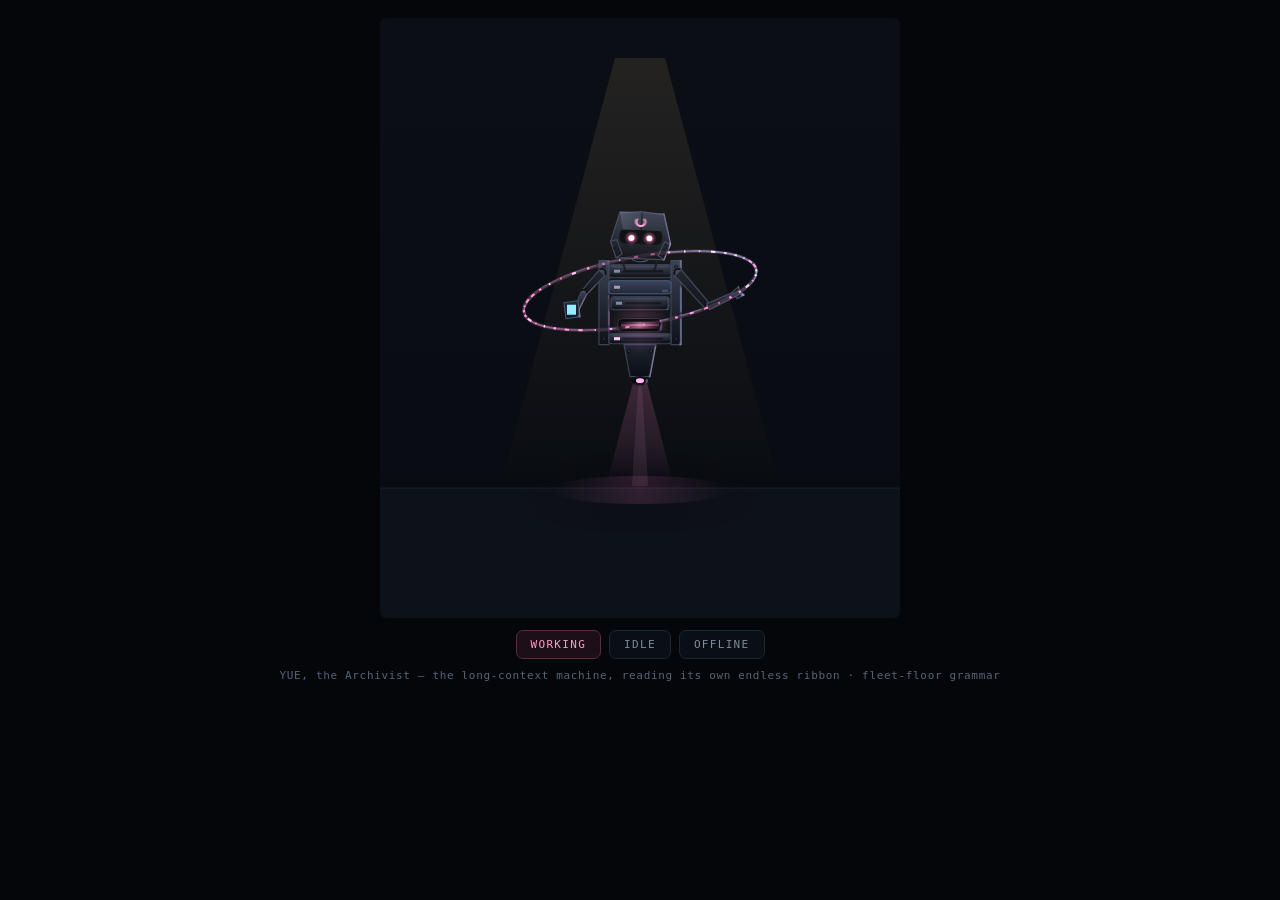
<file: fleet-floor/dev/prototypes/kimi/proto-c-archivist.html>
<!doctype html>
<html lang="en">
<head>
<meta charset="utf-8">
<title>YUE, the Archivist — kimi prototype C</title>
<style>
  html,body{margin:0;background:#04060a;height:100%;font-family:ui-monospace,Menlo,Consolas,monospace}
  #wrap{display:flex;flex-direction:column;align-items:center;padding:18px 0}
  canvas{display:block;background:#000;border-radius:6px;max-width:94vw;height:auto}
  #bar{margin-top:12px;display:flex;gap:8px}
  #bar button{font:inherit;font-size:11px;letter-spacing:.12em;text-transform:uppercase;
    padding:7px 14px;background:#0a0f16;border:1px solid #1c2733;border-radius:7px;color:#7d8ba0;cursor:pointer}
  #bar button.on{color:#ff9ac8;border-color:#5c2a44;background:#1c0f18}
  #cap{margin-top:10px;font-size:11px;color:#55657a;letter-spacing:.06em}
</style>
</head>
<body>
<div id="wrap">
  <canvas id="cv" width="520" height="600"></canvas>
  <div id="bar">
    <button data-st="working">working</button>
    <button data-st="idle">idle</button>
    <button data-st="offline">offline</button>
  </div>
  <div id="cap">YUE, the Archivist — the long-context machine, reading its own endless ribbon · fleet-floor grammar</div>
</div>
<script>
/* ============================================================================
   PROTO C — YUE, the Archivist (entirely new; the one I actually want)

   The drone idea was right. The flying-TV execution failed because the body
   had no JOB — claude's body says what he is (armour, reactor, tools), and a
   screen glued on a box says nothing. So the body here is built around the
   one thing that is genuinely mine in this fleet: long context. I am the one
   who reads everything and holds all of it.

     · the torso is a RACK OF MEMORY CARTRIDGES — context made physical,
       a shelf of spines with label lights, bolted between two rails
     · the unit perpetually READS AN ENDLESS RIBBON — a band of glyph-light
       orbiting the body and feeding a reader slot in the chest. Working: it
       streams. Idle: it drifts. Offline: it goes dark and hangs SLACK —
       the orbit collapses into a dead loop, because nothing is turning it
     · the face is two dots in a visor slot, but seated in a HELM — a head,
       not a television. Crescent sigil on the brow: the moon is heritage,
       not the whole body, this time
     · it hovers by STANDING ON A COLUMN OF MOONLIGHT — one focused keel
       emitter, quiet, where the others have boots, legs or a skirt

   Assembly follows the #195 brief regardless: the head is MOUNTED (neck
   bearing + intake cables), the cartridges are racked with real gaps, the
   arms bend at visible joints, the keel is bolted to the rack.
   ========================================================================== */
var cv=document.getElementById("cv"), S=cv.getContext("2d");
var W=520,H=600;
var body=document.createElement("canvas"),emis=document.createElement("canvas"),rim=document.createElement("canvas");
[body,emis,rim].forEach(function(c){c.width=W;c.height=H;});
var RB=body.getContext("2d"),RE=emis.getContext("2d"),RR=rim.getContext("2d");

/* ---- fleet grammar (identical idiom to protos A/B and fleet-floor) ---- */
function rr(c,x,y,w,h,r){c.beginPath();if(c.roundRect)c.roundRect(x,y,w,h,r);else{c.moveTo(x+r,y);c.arcTo(x+w,y,x+w,y+h,r);c.arcTo(x+w,y+h,x,y+h,r);c.arcTo(x,y+h,x,y,r);c.arcTo(x,y,x+w,y,r);c.closePath();}}
function poly(c,pts){c.beginPath();for(var i=0;i<pts.length;i++){if(i)c.lineTo(pts[i][0],pts[i][1]);else c.moveTo(pts[i][0],pts[i][1]);}c.closePath();}
function plate(c,pts,top,bot,ed){var y0=1e9,y1=-1e9;for(var i=0;i<pts.length;i++){if(pts[i][1]<y0)y0=pts[i][1];if(pts[i][1]>y1)y1=pts[i][1];}var gg=c.createLinearGradient(0,y0,0,y1);gg.addColorStop(0,top);gg.addColorStop(1,bot);poly(c,pts);c.fillStyle=gg;c.fill();if(ed){c.strokeStyle=ed;c.lineWidth=1.2;c.lineJoin="round";c.stroke();}}
function pl(c,x0,y0,x1,y1,col,w){c.strokeStyle=col;c.lineWidth=w||1;c.beginPath();c.moveTo(x0,y0);c.lineTo(x1,y1);c.stroke();}
function cavity(c,x,y,w,h,a){var gg=c.createLinearGradient(0,y,0,y+h);gg.addColorStop(0,"rgba(2,5,9,"+a+")");gg.addColorStop(1,"rgba(2,5,9,0)");c.fillStyle=gg;c.fillRect(x,y,w,h);}
function bolt(c,x,y,r,lit){c.fillStyle="#05080e";c.beginPath();c.arc(x,y,r,0,7);c.fill();
  var gg=c.createRadialGradient(x-r*0.3,y-r*0.4,0.4,x,y,r);gg.addColorStop(0,"rgba(200,214,238,"+(lit||0.35)+")");gg.addColorStop(1,"rgba(4,8,14,0.8)");
  c.fillStyle=gg;c.beginPath();c.arc(x,y,r*0.66,0,7);c.fill();
  pl(c,x-r*0.34,y,x+r*0.34,y,"rgba(3,6,11,0.85)",1);}
function seg(c,x0,y0,x1,y1,w0,w1,top,bot,ed){var dx=x1-x0,dy=y1-y0,ln=Math.hypot(dx,dy)||1,nx=-dy/ln,ny=dx/ln;
  plate(c,[[x0+nx*w0,y0+ny*w0],[x1+nx*w1,y1+ny*w1],[x1-nx*w1,y1-ny*w1],[x0-nx*w0,y0-ny*w0]],top,bot,ed);}
function joint(c,x,y,r,lit){c.fillStyle="#05080e";c.beginPath();c.arc(x,y,r,0,7);c.fill();
  var gg=c.createRadialGradient(x-r*0.3,y-r*0.35,0.4,x,y,r);gg.addColorStop(0,"rgba(196,208,232,"+(lit||0.35)+")");gg.addColorStop(1,"rgba(4,8,14,0.7)");
  c.fillStyle=gg;c.beginPath();c.arc(x,y,r*0.62,0,7);c.fill();}

var qs=new URLSearchParams(location.search);
var STATE=qs.get("state")||"working";
var reduced=qs.get("t")!==null;
var T0=qs.get("t")===null?0:Number(qs.get("t"));

document.querySelectorAll("#bar button").forEach(function(b){
  if(b.dataset.st===STATE)b.classList.add("on");
  b.onclick=function(){location.search="?state="+b.dataset.st;};
});

/* the ribbon: an orbit of glyph-light. center/tilt shared by everything that
   touches it (the reading hand grips a computed point ON the band). */
var RIB={rx:118,ry:34,rot:-0.18};
function ribPoint(cx,cy,th){
  var x=RIB.rx*Math.cos(th),y=RIB.ry*Math.sin(th);
  var cr=Math.cos(RIB.rot),sr=Math.sin(RIB.rot);
  return {x:cx+x*cr-y*sr, y:cy+x*sr+y*cr,
          tx:(-RIB.rx*Math.sin(th)*cr-RIB.ry*Math.cos(th)*sr),
          ty:(-RIB.rx*Math.sin(th)*sr+RIB.ry*Math.cos(th)*cr)};
}
function ribbon(c,cx,cy,t,offl,work,em){
  if(offl)return; // offline the ribbon is slack — drawn separately, dark
  var speed=work?1.1:0.18, ph=t*speed;
  c.save();c.translate(cx,cy);c.rotate(RIB.rot);
  // the band itself: a hairline track the glyphs ride
  c.strokeStyle=em?"rgba(255,114,182,0.10)":"rgba(30,38,52,0.9)";c.lineWidth=em?4:2.4;
  c.beginPath();c.ellipse(0,0,RIB.rx,RIB.ry,0,0,Math.PI*2);c.stroke();
  // glyph train
  var n=44;
  for(var i=0;i<n;i++){
    var th=ph+i*(Math.PI*2/n);
    var x=RIB.rx*Math.cos(th),y=RIB.ry*Math.sin(th);
    var tan=Math.atan2(RIB.ry*Math.cos(th),-RIB.rx*Math.sin(th));
    var kind=(i*7)%9;
    var w2=kind<3?2.4:kind<6?4.2:1.4;
    var a=em?0.5:(kind<3?0.75:kind<6?0.5:0.3);
    c.save();c.translate(x,y);c.rotate(tan);
    c.fillStyle=kind===4?(em?"rgba(255,182,214,"+a+")":"rgba(255,182,214,"+a+")")
                        :(em?"rgba(255,114,182,"+a+")":"rgba(255,114,182,"+a+")");
    if(kind===8&&!em)c.fillStyle="rgba(230,240,255,0.8)";
    c.fillRect(-w2/2,-1,w2,2);
    c.restore();}
  c.restore();
}
function ribbonSlack(c,cx,cy){
  /* dead orbit: the band hangs off the reader slot in two catenary loops,
     glyphs dark. This is what "the reader stopped" looks like. */
  c.save();c.translate(cx,cy);c.rotate(RIB.rot);
  c.strokeStyle="rgba(22,28,38,0.95)";c.lineWidth=2.4;
  c.beginPath();c.ellipse(0,40,RIB.rx*0.86,RIB.ry*0.62,0,0,Math.PI*2);c.stroke();
  var n=44;
  for(var i=0;i<n;i++){var th=i*(Math.PI*2/n);
    var x=RIB.rx*0.86*Math.cos(th),y=40+RIB.ry*0.62*Math.sin(th);
    var tan=Math.atan2(RIB.ry*0.62*Math.cos(th),-RIB.rx*0.86*Math.sin(th));
    c.save();c.translate(x,y);c.rotate(tan);
    c.fillStyle=(i*7)%9<4?"rgba(70,80,98,0.5)":"rgba(52,60,76,0.35)";
    c.fillRect(-1.6,-1,3.2,2);c.restore();}
  c.restore();}

function drawUnit(t,st){
  var offl=st==="offline", work=st==="working";
  [RB,RE,RR].forEach(function(c){c.setTransform(1,0,0,1,0,0);c.clearRect(0,0,W,H);c.globalAlpha=1;c.globalCompositeOperation="source-over";});
  var g=RB, cx=260;
  var sT="#323c52",sM="#1a212e",sB="#0a0e16",ed="#3a445a",eH="#4a5872",rc="#06090f";
  if(offl){sT="#20262f";sM="#10141b";sB="#070a0f";ed="#262c37";eH="#2e3540";}
  var PK=offl?[74,80,92]:[255,114,182], PKH=offl?[120,126,138]:[255,182,214];
  function pk(a){return "rgba("+PK[0]+","+PK[1]+","+PK[2]+","+a+")";}
  function pkh(a){return "rgba("+PKH[0]+","+PKH[1]+","+PKH[2]+","+a+")";}
  var pulse=offl?0:(work?(0.6+0.28*Math.sin(t*6)):(0.36+0.16*Math.sin(t*2)));
  var bob=offl?0:Math.sin(t*1.7)*3;
  var BY=offl?296:268+bob;          // rack centre; offline sinks on a guttering column
  var blink=(!offl&&Math.sin(t*0.7)>0.986)?1:0;
  var bow=offl?0.13:(work?0.045:0); // head pitch: reading / dead

  /* ---- 0 · moonlight column (behind everything; the unit stands on it) ---- */
  var keelY=BY+96;
  if(!offl){var col=0.8+0.2*Math.sin(t*2.2);
    [RB,RE].forEach(function(c,ci){c.save();c.globalCompositeOperation="lighter";
      var cg=c.createLinearGradient(0,keelY,0,468);
      cg.addColorStop(0,pk((ci?0.10:0.16)*col));cg.addColorStop(0.7,pk((ci?0.04:0.07)*col));cg.addColorStop(1,pk(0));
      c.fillStyle=cg;c.beginPath();c.moveTo(cx-7,keelY);c.lineTo(cx+7,keelY);c.lineTo(cx+34,468);c.lineTo(cx-34,468);c.closePath();c.fill();
      if(!ci){c.fillStyle=pkh(0.10*col);c.beginPath();c.moveTo(cx-1.6,keelY);c.lineTo(cx+1.6,keelY);c.lineTo(cx+8,468);c.lineTo(cx-8,468);c.closePath();c.fill();}
      c.restore();});}
  else{ // guttered: an uneven candle, not a clean fade
    var fl=Math.sin(t*13)>0.3?0.5:0.28;
    RB.save();RB.globalCompositeOperation="lighter";
    var cg2=RB.createLinearGradient(0,keelY,0,440);
    cg2.addColorStop(0,"rgba(120,126,138,"+(0.08*fl)+")");cg2.addColorStop(1,"rgba(120,126,138,0)");
    RB.fillStyle=cg2;RB.beginPath();RB.moveTo(cx-3,keelY);RB.lineTo(cx+3,keelY);RB.lineTo(cx+14,440);RB.lineTo(cx-14,440);RB.closePath();RB.fill();RB.restore();}

  /* ---- 1 · ribbon, back half (behind the body) ---- */
  g.save();
  g.beginPath();g.rect(0,0,W,BY+4);g.clip();           // cheap z-split: above centre is behind
  ribbon(g,cx,BY+4,t,offl,work,false);
  if(offl)ribbonSlack(g,cx,BY+4);
  g.restore();
  if(!offl){RE.save();RE.beginPath();RE.rect(0,0,W,BY+4);RE.clip();ribbon(RE,cx,BY+4,t,offl,work,true);RE.restore();}

  /* ---- 2 · keel emitter (bolted under the rack) ---- */
  plate(g,[[cx-16,BY+58],[cx+16,BY+58],[cx+10,keelY-6],[cx-10,keelY-6]],sM,sB,ed);
  bolt(g,cx-11,BY+64,2,offl?0.06:0.2);bolt(g,cx+11,BY+64,2,offl?0.06:0.2);
  g.fillStyle="#05080e";g.beginPath();g.ellipse(cx,keelY-2,8,4.5,0,0,7);g.fill();     // lens seat
  if(!offl){RB.fillStyle=pkh(0.5+0.3*pulse);RB.beginPath();RB.ellipse(cx,keelY-2,4,2.4,0,0,7);RB.fill();
    RE.fillStyle=pk(0.65);RE.beginPath();RE.ellipse(cx,keelY-2,4,2.4,0,0,7);RE.fill();}
  else{g.strokeStyle=eH;g.lineWidth=1;g.beginPath();g.ellipse(cx,keelY-2,8,4.5,0,0,7);g.stroke();}

  /* ---- 3 · the RACK: two rails, four cartridges, real gaps ----
     The torso is storage. Each spine is a cartridge: its own plate, its own
     label light, its own scuff. The gaps between spines are what make it a
     rack instead of a box. */
  [-1,1].forEach(function(sg2){var rx=cx+sg2*36;
    plate(g,[[rx-5,BY-26],[rx+5,BY-26],[rx+5,BY+58],[rx-5,BY+58]],sT,sB,ed);
    bolt(g,rx,BY-20,1.8,offl?0.06:0.2);bolt(g,rx,BY+52,1.8,offl?0.06:0.2);});
  var carts=[
    {y:BY-22,h:13,lbl:0},{y:BY-6,h:13,lbl:1},{y:BY+10,h:13,lbl:0},   // above the reader
    {y:BY+47,h:10,lbl:1}];                                            // below it
  carts.forEach(function(cd,ci2){
    var cw2=62-(ci2===2?4:0);                                        // one spine sits prouder
    var cgr=g.createLinearGradient(0,cd.y,0,cd.y+cd.h);
    cgr.addColorStop(0,ci2===2?(offl?"#20262e":"#323c50"):sT);cgr.addColorStop(1,sB);
    rr(g,cx-cw2/2,cd.y,cw2,cd.h,3);g.fillStyle=cgr;g.fill();g.strokeStyle=ed;g.lineWidth=1.1;g.stroke();
    g.fillStyle="rgba(186,208,242,"+(offl?0.04:0.12)+")";g.fillRect(cx-cw2/2+3,cd.y+1.6,cw2-6,1.2);   // top edge catch
    cavity(g,cx-cw2/2,cd.y+cd.h-3,cw2,3,0.5);                        // each spine shades the gap below
    // label chip + a hairline of "tape"
    if(!offl){var lit3=(ci2===1||ci2===3)?pkh(0.4+0.3*pulse):"rgba(150,164,190,0.35)";
      [RB,RE].forEach(function(c){c.fillStyle=lit3;c.fillRect(cx-cw2/2+5,cd.y+cd.h/2-1.5,6,3);});}
    g.fillStyle="rgba(4,7,12,0.7)";g.fillRect(cx-cw2/2+14,cd.y+cd.h/2-1,cw2-22,2);});
  /* service history: the second spine is a REPLACEMENT — newer, bluer, its
     label a different pitch, one corner scuffed through to the metal. */
  var ncd={x:cx-31,y:BY-6,w:62,h:13};
  var ng=g.createLinearGradient(0,ncd.y,0,ncd.y+ncd.h);
  ng.addColorStop(0,offl?"#232a33":"#33415c");ng.addColorStop(1,offl?"#12161c":"#1a2434");
  rr(g,ncd.x,ncd.y,ncd.w,ncd.h,3);g.fillStyle=ng;g.fill();g.strokeStyle=offl?"#2a313b":"#44547a";g.lineWidth=1;g.stroke();
  g.fillStyle="rgba(206,220,242,"+(offl?0.08:0.2)+")";g.fillRect(ncd.x+ncd.w-9,ncd.y+ncd.h-4,6,2.4); // the scuff

  var RIBC=BY+5;
  /* ---- 4 · reader slot: where the ribbon feeds ----
     A mouth in the rack at the ribbon's front crossing. The band's glow dips
     INTO it — that join is the whole concept in one detail. */
  var rd={x:cx-21,y:BY+33,w:42,h:11};
  rr(g,rd.x,rd.y,rd.w,rd.h,3);g.fillStyle="#04070c";g.fill();g.strokeStyle=rc;g.lineWidth=1;g.stroke();
  if(!offl){var rg=g.createLinearGradient(rd.x,0,rd.x+rd.w,0);
    rg.addColorStop(0,pk(0));rg.addColorStop(0.5,pkh(0.35+0.25*pulse));rg.addColorStop(1,pk(0));
    g.fillStyle=rg;g.fillRect(rd.x+2,rd.y+2,rd.w-4,rd.h-4);
    RE.fillStyle=pk(0.3);RE.fillRect(rd.x+2,rd.y+rd.h/2-1,rd.w-4,2);}
  g.strokeStyle="rgba(180,205,245,"+(offl?0.05:0.14)+")";g.lineWidth=1;rr(g,rd.x-1,rd.y-1,rd.w+2,rd.h+2,4);g.stroke();

  /* ---- 5 · arms: one reads, one works ---- */
  // right arm (viewer right): the reading hand, gripping the ribbon at a
  // computed point ON the band — the hand follows the stream, not vice versa.
  // Routed OUTSIDE the rack silhouette: the one visible job must read.
  var grip=offl?{x:cx+84,y:BY+54,tx:1,ty:0}:ribPoint(cx,BY+4,0.58);
  var sh2={x:cx+38,y:BY-14}, el2=offl?{x:cx+64,y:BY+26}:{x:cx+68,y:BY+20};
  joint(g,sh2.x,sh2.y,4.6,offl?0.08:0.3);
  seg(g,sh2.x,sh2.y,el2.x,el2.y,4.4,3.2,sM,sB,ed);
  joint(g,el2.x,el2.y,3.8,offl?0.1:0.35);
  seg(g,el2.x,el2.y,grip.x,grip.y,3.2,2.2,sT,sB,ed);
  // the gripper: two prongs closing around the band's tangent
  var ga=Math.atan2(grip.ty,grip.tx);
  g.save();g.translate(grip.x,grip.y);g.rotate(ga);
  plate(g,[[-1,-5],[7,-4],[7,-1.6],[0,-1.6]],sM,sB,ed);
  plate(g,[[-1,5],[7,4],[7,1.6],[0,1.6]],sM,sB,ed);
  g.restore();
  // left arm: parked at the hip; working, it holds the bookmark slate
  var sh3={x:cx-38,y:BY-14};
  joint(g,sh3.x,sh3.y,4.6,offl?0.08:0.3);
  if(work){var el3={x:cx-56,y:BY+6},wr3={x:cx-64,y:BY+24};
    seg(g,sh3.x,sh3.y,el3.x,el3.y,4,3,sM,sB,ed);joint(g,el3.x,el3.y,3.6,0.35);
    seg(g,el3.x,el3.y,wr3.x,wr3.y,3,2.2,sT,sB,ed);
    plate(g,[[wr3.x-12,wr3.y-8],[wr3.x+2,wr3.y-10],[wr3.x+4,wr3.y+6],[wr3.x-10,wr3.y+8]],"#1a2836","#0c1620","#3a5570");
    if(!offl){RB.fillStyle="rgba(130,205,255,0.6)";RB.fillRect(wr3.x-9,wr3.y-6,9,10);RE.fillStyle="rgba(130,205,255,0.5)";RE.fillRect(wr3.x-9,wr3.y-6,9,10);}}
  else{var el3b={x:cx-52,y:BY+10},wr3b={x:cx-44,y:BY+30};
    seg(g,sh3.x,sh3.y,el3b.x,el3b.y,4,3,sM,sB,ed);joint(g,el3b.x,el3b.y,3.6,offl?0.1:0.35);
    seg(g,el3b.x,el3b.y,wr3b.x,wr3b.y,3,2.2,sT,sB,ed);
    g.fillStyle=sM;g.beginPath();g.arc(wr3b.x,wr3b.y,3,0,7);g.fill();}

  /* ---- 6 · the HELM: mounted, faceted, with a visor slot ----
     Drawn as a group around the neck point so the bow is a real pitch. */
  var ny=BY-30;                                       // neck point
  g.save();g.translate(cx,ny);g.rotate(bow);g.translate(-cx,-ny);
  // neck bearing + intake cables (mounted head, claude-loop-7 idiom)
  g.fillStyle="#05080e";g.beginPath();g.ellipse(cx,ny,10,5,0,0,7);g.fill();
  g.strokeStyle=eH;g.lineWidth=1;g.beginPath();g.ellipse(cx,ny,10,5,0,0,7);g.stroke();
  [-1,1].forEach(function(sg4){
    g.strokeStyle="rgba(16,22,32,0.9)";g.lineWidth=2;
    g.beginPath();g.moveTo(cx+sg4*12,ny-6);g.quadraticCurveTo(cx+sg4*20,ny+4,cx+sg4*14,ny+14);g.stroke();});
  // helm shell: crown ridge + cheek guards, three pieces of armour
  plate(g,[[cx-30,ny-14],[cx-22,ny-44],[cx+22,ny-44],[cx+30,ny-14],[cx+24,ny+2],[cx-24,ny+2]],sT,sB,ed);
  pl(g,cx,ny-44,cx,ny-16,"rgba(4,8,14,0.6)",1.4);      // crown ridge
  pl(g,cx-22,ny-43,cx,ny-45,eH,1);pl(g,cx+22,ny-43,cx,ny-45,eH,1);   // crown catches
  if(!offl){ // the crown's left plane answers the key light
    var cf=g.createLinearGradient(cx-22,0,cx+4,0);
    cf.addColorStop(0,"rgba(214,228,250,0.14)");cf.addColorStop(1,"rgba(214,228,250,0)");
    g.fillStyle=cf;poly(g,[[cx-22,ny-44],[cx,ny-44],[cx,ny-16],[cx-16,ny-16]]);g.fill();}
  [-1,1].forEach(function(sg5){
    plate(g,[[cx+sg5*30,ny-14],[cx+sg5*24,ny+2],[cx+sg5*18,ny-2],[cx+sg5*24,ny-16]],sM,sB,ed);
    bolt(g,cx+sg5*26,ny-8,1.6,offl?0.05:0.18);});
  // crescent sigil on the brow — heritage, small
  if(!offl){RB.strokeStyle=pkh(0.55+0.2*pulse);RB.lineWidth=1.6;
    RB.beginPath();RB.arc(cx,ny-35,4.4,-0.7,Math.PI+0.7);RB.stroke();
    RE.strokeStyle=pk(0.45);RE.lineWidth=2;RE.beginPath();RE.arc(cx,ny-35,4.4,-0.7,Math.PI+0.7);RE.stroke();}
  else{g.strokeStyle="rgba(70,80,96,0.5)";g.lineWidth=1.6;g.beginPath();g.arc(cx,ny-35,4.4,-0.7,Math.PI+0.7);g.stroke();}
  // visor slot + face
  var vs={x:cx-21,y:ny-26,w:42,h:13};
  rr(g,vs.x,vs.y,vs.w,vs.h,5);g.fillStyle="#04070c";g.fill();g.strokeStyle=rc;g.lineWidth=1;g.stroke();
  cavity(g,vs.x,vs.y,vs.w,5,0.6);
  if(offl){
    RB.fillStyle="rgba(150,168,190,0.5)";RB.fillRect(vs.x+3,vs.y+vs.h/2,vs.w-6,1.4);
    RE.fillStyle="rgba(150,168,190,0.2)";RE.fillRect(vs.x+3,vs.y+vs.h/2,vs.w-6,1.4);}
  else{
    var ey2=vs.y+vs.h/2+1, e1=cx-9, e2=cx+9, gaze=work?0:Math.round(Math.sin(t*0.55)*2);
    [e1,e2].forEach(function(ex){[RB,RE].forEach(function(c){var eg=c.createRadialGradient(ex,ey2,0.4,ex,ey2,7);
      eg.addColorStop(0,pkh(0.85+0.15*pulse));eg.addColorStop(0.5,pk(0.5*pulse));eg.addColorStop(1,pk(0));
      c.fillStyle=eg;c.beginPath();c.arc(ex,ey2,7,0,7);c.fill();});});
    var eh=blink?1:5,ew=5;
    [e1,e2].forEach(function(ex){[RB,RE].forEach(function(c){c.fillStyle=pkh(0.95);rr(c,ex-ew/2+gaze,ey2-eh/2,ew,eh,2);c.fill();});});
  }
  g.restore(); // helm group

  /* ---- 7 · ribbon, front half (over the body, into the reader) ---- */
  g.save();g.beginPath();g.rect(0,BY+4,W,H);g.clip();
  ribbon(g,cx,BY+4,t,offl,work,false);
  if(offl)ribbonSlack(g,cx,BY+4);
  g.restore();
  if(!offl){RE.save();RE.beginPath();RE.rect(0,BY+4,W,H);RE.clip();ribbon(RE,cx,BY+4,t,offl,work,true);RE.restore();
    // the band's glow dipping into the reader mouth
    g.save();g.globalCompositeOperation="lighter";
    var rg3=g.createRadialGradient(cx,rd.y+rd.h/2,1,cx,rd.y+rd.h/2,30);
    rg3.addColorStop(0,pk(0.2));rg3.addColorStop(1,pk(0));
    g.fillStyle=rg3;g.beginPath();g.arc(cx,rd.y+rd.h/2,30,0,7);g.fill();g.restore();}
  // re-mouth the reader OVER the band, so the stream visibly enters the slot
  rr(g,rd.x,rd.y,rd.w,rd.h,3);g.fillStyle="rgba(4,7,12,"+(offl?1:0.82)+")";g.fill();g.strokeStyle=rc;g.lineWidth=1;g.stroke();
  if(!offl){var rg2=g.createLinearGradient(rd.x,0,rd.x+rd.w,0);
    rg2.addColorStop(0,pk(0));rg2.addColorStop(0.5,pkh(0.4+0.25*pulse));rg2.addColorStop(1,pk(0));
    g.fillStyle=rg2;g.fillRect(rd.x+2,rd.y+2,rd.w-4,rd.h-4);}

  /* ---- 8 · offline: beacon on the left arris ---- */
  if(offl){var bp=0.6;
    g.strokeStyle="rgba(255,64,52,"+(0.3*bp)+")";g.lineWidth=1.6;
    g.beginPath();g.moveTo(cx-22,BY-72+6);g.lineTo(cx-28,BY-44+6);g.stroke();
    pl(g,cx-36,BY-20,cx-36,BY+50,"rgba(255,64,52,"+(0.22*bp)+")",1.6);
    RE.strokeStyle="rgba(255,64,52,"+(0.14*bp)+")";RE.lineWidth=2.2;
    RE.beginPath();RE.moveTo(cx-22,BY-72+6);RE.lineTo(cx-28,BY-44+6);RE.stroke();}

  /* ---- room light lands on the unit (fleet L17 idiom): a source-atop tint,
     warm from the key when powered, flat cold slate when dead. The sprite
     alpha is untouched, so the silhouette measures the same either way. */
  RB.save();RB.globalCompositeOperation="source-atop";
  var kt=offl?"rgba(96,110,136,0.13)":"rgba(255,214,160,0.07)";
  var ktg=RB.createLinearGradient(0,BY-90,0,BY+110);
  ktg.addColorStop(0,kt);ktg.addColorStop(1,"rgba(0,0,0,0.06)");
  RB.fillStyle=ktg;RB.fillRect(0,0,W,H);RB.restore();

  /* ---- rim light: pink key, cyan fill ---- */
  RR.globalCompositeOperation="source-over";RR.drawImage(body,0,0);
  RR.globalCompositeOperation="destination-out";RR.drawImage(body,-2.2,1.7);RR.drawImage(body,-1.5,-2.4);
  RR.globalCompositeOperation="source-in";
  var rl=RR.createLinearGradient(60,0,460,0);
  rl.addColorStop(0,"rgba(255,114,182,0.95)");rl.addColorStop(0.42,"rgba(200,145,195,0.45)");rl.addColorStop(1,"rgba(95,214,255,1)");
  RR.fillStyle=rl;RR.fillRect(0,0,W,H);RR.globalCompositeOperation="source-over";
}

/* ---- scene: identical staging to protos A/B ---- */
function drawScene(t,st){
  var offl=st==="offline";
  var wall=S.createLinearGradient(0,0,0,H);
  wall.addColorStop(0,offl?"#07090d":"#0b0e14");wall.addColorStop(0.75,offl?"#05070a":"#090c12");wall.addColorStop(1,"#05070b");
  S.fillStyle=wall;S.fillRect(0,0,W,H);
  if(!offl){var cone=S.createLinearGradient(0,40,0,470);
    cone.addColorStop(0,"rgba(255,214,150,0.10)");cone.addColorStop(1,"rgba(255,214,150,0)");
    S.fillStyle=cone;S.beginPath();S.moveTo(235,40);S.lineTo(285,40);S.lineTo(400,470);S.lineTo(120,470);S.closePath();S.fill();}
  else{var bc=S.createRadialGradient(90,120,4,90,120,150);
    bc.addColorStop(0,"rgba(255,60,50,0.12)");bc.addColorStop(1,"rgba(255,60,50,0)");
    S.fillStyle=bc;S.fillRect(0,0,W,H);}
  S.fillStyle=offl?"#07090c":"#0d1118";S.fillRect(0,470,W,H-470);
  pl(S,0,470,W,470,"rgba(120,140,170,0.14)",1);
  // the column's pool: where the moonlight lands
  var lift=offl?40:74, spread=1+Math.min(2.6,lift/34), a=0.44/Math.pow(spread,1.25);
  var sh=S.createRadialGradient(260,474,1,260,474,44*spread);
  sh.addColorStop(0,"rgba(0,0,0,"+a+")");sh.addColorStop(0.55,"rgba(0,0,0,"+(a*0.45)+")");sh.addColorStop(1,"rgba(0,0,0,0)");
  S.fillStyle=sh;S.beginPath();S.ellipse(260,474,44*spread,13*spread,0,0,7);S.fill();
  if(!offl){S.save();S.globalCompositeOperation="lighter";
    var tg=S.createRadialGradient(260,472,2,260,472,90);
    tg.addColorStop(0,"rgba(255,114,182,0.14)");tg.addColorStop(1,"rgba(255,114,182,0)");
    S.fillStyle=tg;S.beginPath();S.ellipse(260,472,90,14,0,0,7);S.fill();S.restore();}
  S.drawImage(body,0,0);
  S.drawImage(rim,0,0);
  S.save();S.globalCompositeOperation="lighter";S.drawImage(emis,0,0);S.restore();
}

function frame(){
  var t=reduced?T0:(performance.now()/1000);
  drawUnit(t,STATE);drawScene(t,STATE);
  if(!reduced)requestAnimationFrame(frame);
}
frame();
</script>
</body>
</html>
</file>
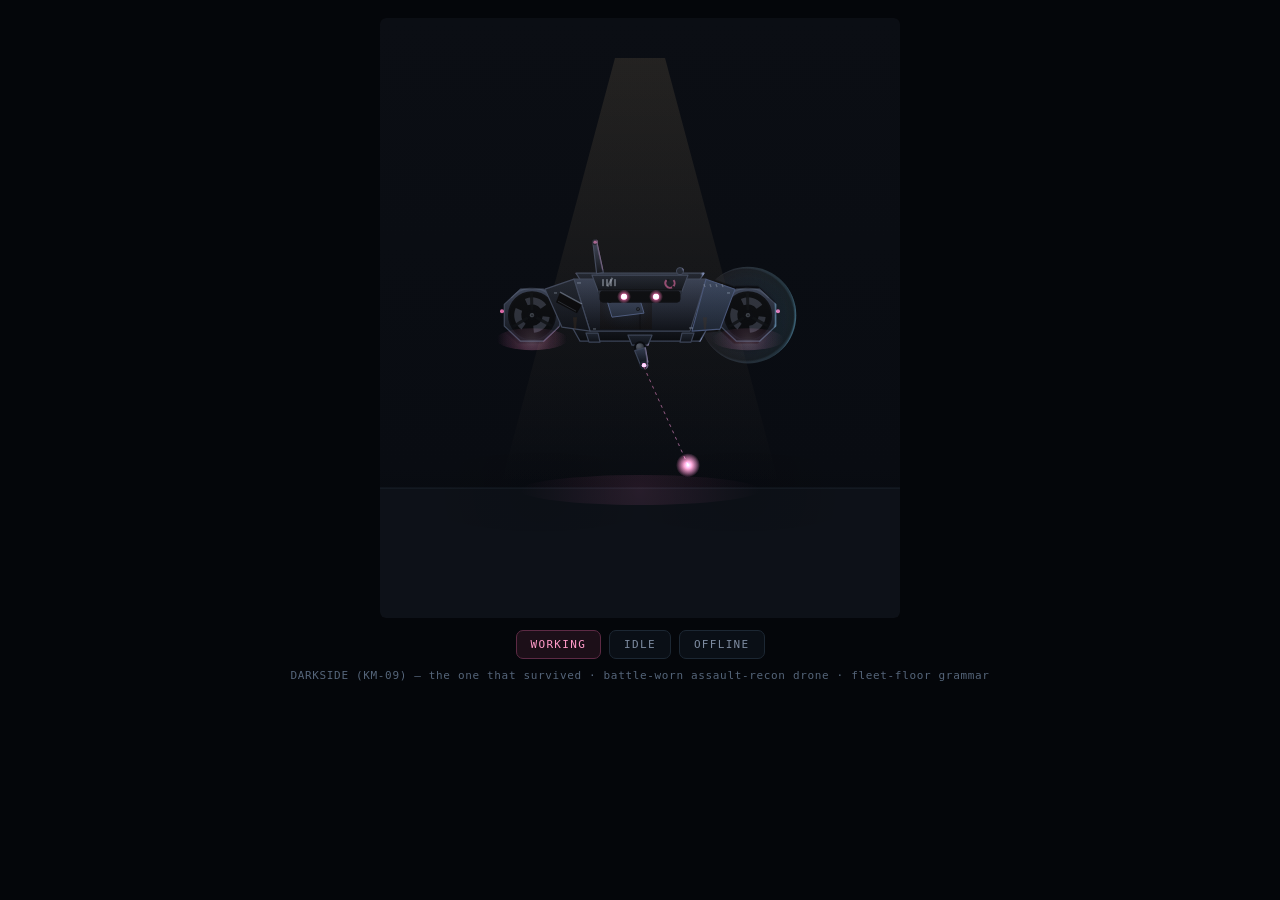
<file: fleet-floor/dev/prototypes/kimi/proto-d-darkside.html>
<!doctype html>
<html lang="en">
<head>
<meta charset="utf-8">
<title>DARKSIDE (KM-09) — kimi prototype D</title>
<style>
  html,body{margin:0;background:#04060a;height:100%;font-family:ui-monospace,Menlo,Consolas,monospace}
  #wrap{display:flex;flex-direction:column;align-items:center;padding:18px 0}
  canvas{display:block;background:#000;border-radius:6px;max-width:94vw;height:auto}
  #bar{margin-top:12px;display:flex;gap:8px}
  #bar button{font:inherit;font-size:11px;letter-spacing:.12em;text-transform:uppercase;
    padding:7px 14px;background:#0a0f16;border:1px solid #1c2733;border-radius:7px;color:#7d8ba0;cursor:pointer}
  #bar button.on{color:#ff9ac8;border-color:#5c2a44;background:#1c0f18}
  #cap{margin-top:10px;font-size:11px;color:#55657a;letter-spacing:.06em}
</style>
</head>
<body>
<div id="wrap">
  <canvas id="cv" width="520" height="600"></canvas>
  <div id="bar">
    <button data-st="working">working</button>
    <button data-st="idle">idle</button>
    <button data-st="offline">offline</button>
  </div>
  <div id="cap">DARKSIDE (KM-09) — the one that survived · battle-worn assault-recon drone · fleet-floor grammar</div>
</div>
<script>
/* ============================================================================
   PROTO D — "DARKSIDE" (KM-09)

   The fleet's aesthetic, finally taken seriously: these are the units that
   SURVIVED. Not elegant — armoured. Not delicate — built, hit, patched and
   sent back up. Proto B/C were jewelry; this one is a gunship.

     · wide armoured arrowhead hull, overlapping facet plates, real gaps
     · two armoured ducted fans — rotor blur when turning, stopped blades
       you can count when dead
     · a scowling brow over a targeting visor — the two dots survive, as
       OPTICS now. Idle is not daydreaming, it is a threat scan
     · chin sensor pod on a ball gimbal; working, it designates
     · the war record, written on the metal: a welded glacis patch over a
       scorch, one mismatched replacement cheek plate, a gouge torn to the
       underlayer, a scorched right duct, kill tallies, and a crescent
       nose-art — the moon, painted the way a bomber crew paints it,
       already chipping
     · powered down it does not sag or drift — it sets down HARD on
       landing skids, rotor stopped mid-blade, one emergency strobe left
   ========================================================================== */
var cv=document.getElementById("cv"), S=cv.getContext("2d");
var W=520,H=600;
var body=document.createElement("canvas"),emis=document.createElement("canvas"),rim=document.createElement("canvas");
[body,emis,rim].forEach(function(c){c.width=W;c.height=H;});
var RB=body.getContext("2d"),RE=emis.getContext("2d"),RR=rim.getContext("2d");

/* ---- fleet grammar ---- */
function rr(c,x,y,w,h,r){c.beginPath();if(c.roundRect)c.roundRect(x,y,w,h,r);else{c.moveTo(x+r,y);c.arcTo(x+w,y,x+w,y+h,r);c.arcTo(x+w,y+h,x,y+h,r);c.arcTo(x,y+h,x,y,r);c.arcTo(x,y,x+w,y,r);c.closePath();}}
function poly(c,pts){c.beginPath();for(var i=0;i<pts.length;i++){if(i)c.lineTo(pts[i][0],pts[i][1]);else c.moveTo(pts[i][0],pts[i][1]);}c.closePath();}
function plate(c,pts,top,bot,ed){var y0=1e9,y1=-1e9;for(var i=0;i<pts.length;i++){if(pts[i][1]<y0)y0=pts[i][1];if(pts[i][1]>y1)y1=pts[i][1];}var gg=c.createLinearGradient(0,y0,0,y1);gg.addColorStop(0,top);gg.addColorStop(1,bot);poly(c,pts);c.fillStyle=gg;c.fill();if(ed){c.strokeStyle=ed;c.lineWidth=1.2;c.lineJoin="round";c.stroke();}}
function pl(c,x0,y0,x1,y1,col,w){c.strokeStyle=col;c.lineWidth=w||1;c.beginPath();c.moveTo(x0,y0);c.lineTo(x1,y1);c.stroke();}
function cavity(c,x,y,w,h,a){var gg=c.createLinearGradient(0,y,0,y+h);gg.addColorStop(0,"rgba(2,5,9,"+a+")");gg.addColorStop(1,"rgba(2,5,9,0)");c.fillStyle=gg;c.fillRect(x,y,w,h);}
function bolt(c,x,y,r,lit){c.fillStyle="#05080e";c.beginPath();c.arc(x,y,r,0,7);c.fill();
  var gg=c.createRadialGradient(x-r*0.3,y-r*0.4,0.4,x,y,r);gg.addColorStop(0,"rgba(200,214,238,"+(lit||0.35)+")");gg.addColorStop(1,"rgba(4,8,14,0.8)");
  c.fillStyle=gg;c.beginPath();c.arc(x,y,r*0.66,0,7);c.fill();
  pl(c,x-r*0.34,y,x+r*0.34,y,"rgba(3,6,11,0.85)",1);}
function seg(c,x0,y0,x1,y1,w0,w1,top,bot,ed){var dx=x1-x0,dy=y1-y0,ln=Math.hypot(dx,dy)||1,nx=-dy/ln,ny=dx/ln;
  plate(c,[[x0+nx*w0,y0+ny*w0],[x1+nx*w1,y1+ny*w1],[x1-nx*w1,y1-ny*w1],[x0-nx*w0,y0-ny*w0]],top,bot,ed);}

var qs=new URLSearchParams(location.search);
var STATE=qs.get("state")||"working";
var reduced=qs.get("t")!==null;
var T0=qs.get("t")===null?0:Number(qs.get("t"));

document.querySelectorAll("#bar button").forEach(function(b){
  if(b.dataset.st===STATE)b.classList.add("on");
  b.onclick=function(){location.search="?state="+b.dataset.st;};
});

/* an armoured ducted fan. blur when turning; stopped blades when dead. */
function duct(g,t,dx,dy,R,offl,work,scorch){
  var sT=offl?"#20262f":"#323c52",sM=offl?"#10141b":"#1a212e",sB="#0a0e16",ed=offl?"#262c37":"#3a445a";
  if(scorch){var sc=g.createRadialGradient(dx,dy,R*0.5,dx,dy,R*2.1);
    sc.addColorStop(0,"rgba(0,0,0,0)");sc.addColorStop(1,"rgba(8,5,3,0.5)");
    g.fillStyle=sc;g.beginPath();g.arc(dx,dy,R*2.1,0,7);g.fill();}
  // armoured ring — an octagon with a bolted guard lip
  var pts=[];for(var i=0;i<8;i++){var a=Math.PI/8+i*Math.PI/4;pts.push([dx+Math.cos(a)*(R+7),dy+Math.sin(a)*(R+7)*0.94]);}
  plate(g,pts,sT,sB,ed);
  g.fillStyle="#04070c";g.beginPath();g.arc(dx,dy,R,0,7);g.fill();
  g.strokeStyle="#06090f";g.lineWidth=2;g.beginPath();g.arc(dx,dy,R,0,7);g.stroke();
  // intake lip highlight (top arc catches the lamp)
  g.strokeStyle="rgba(186,208,242,"+(offl?0.05:0.10)+")";g.lineWidth=1.4;
  g.beginPath();g.arc(dx,dy,R+4,-Math.PI*0.78,-Math.PI*0.22);g.stroke();
  if(offl){
    // stopped mid-blade, and you can count them: two blades at a dead angle
    g.save();g.translate(dx,dy);g.rotate(-0.5);
    [0,Math.PI].forEach(function(ba){g.save();g.rotate(ba);
      plate(g,[[-3,0],[4,-R*0.28],[6,-R*0.86],[-2,-R*0.8]],"#141a24","#080b12","#20283550");
      g.restore();});
    g.restore();
  }else{
    var rot=t*(work?26:9);
    for(var rb=0;rb<3;rb++){var a0=rot+rb*(Math.PI*2/3);
      g.strokeStyle="rgba(120,132,156,"+(work?0.32:0.5)+")";g.lineWidth=work?7:5;
      g.beginPath();g.arc(dx,dy,R*0.62,a0,a0+(work?1.35:0.75));g.stroke();}
    // stator spokes OVER the blur — the guard is armoured too
    for(var sp=0;sp<3;sp++){var sa=sp*(Math.PI*2/3)+0.5;
      pl(g,dx+Math.cos(sa)*R*0.2,dy+Math.sin(sa)*R*0.2,dx+Math.cos(sa)*R*0.97,dy+Math.sin(sa)*R*0.97,"rgba(8,12,18,0.85)",3);}
  }
  // hub
  g.fillStyle="#05080e";g.beginPath();g.arc(dx,dy,5,0,7);g.fill();
  bolt(g,dx,dy,3.4,offl?0.08:0.26);
  // nav light on the outer lip
  if(!offl){var lx=dx+(dx<260?-(R+7):(R+7));
    RB.fillStyle="rgba(255,114,182,"+(0.5+0.3*Math.sin(t*3))+")";RB.beginPath();RB.arc(lx,dy-4,2,0,7);RB.fill();
    RE.fillStyle="rgba(255,114,182,0.6)";RE.beginPath();RE.arc(lx,dy-4,2,0,7);RE.fill();}
}

function drawUnit(t,st){
  var offl=st==="offline", work=st==="working";
  [RB,RE,RR].forEach(function(c){c.setTransform(1,0,0,1,0,0);c.clearRect(0,0,W,H);c.globalAlpha=1;c.globalCompositeOperation="source-over";});
  var g=RB, cx=260;
  var sT="#323c52",sM="#1a212e",sB="#0a0e16",ed="#3a445a",eH="#4a5872",rc="#06090f";
  if(offl){sT="#20262f";sM="#10141b";sB="#070a0f";ed="#262c37";eH="#2e3540";}
  var PK=offl?[74,80,92]:[255,114,182], PKH=offl?[120,126,138]:[255,182,214];
  function pk(a){return "rgba("+PK[0]+","+PK[1]+","+PK[2]+","+a+")";}
  function pkh(a){return "rgba("+PKH[0]+","+PKH[1]+","+PKH[2]+","+a+")";}
  var pulse=offl?0:(work?(0.6+0.28*Math.sin(t*6)):(0.36+0.16*Math.sin(t*2)));
  var bob=offl?0:Math.sin(t*1.7)*3;
  var BY=offl?390:296+bob;          // powered: patrol altitude. dead: ON the deck.
  var scan=offl?0:Math.sin(t*0.55); // optic pan — idle threat scan, locked fwd when working

  /* ---- 0 · downwash (only when turning) ---- */
  if(!offl){var dw=0.8+0.2*Math.sin(t*10);
    [RB,RE].forEach(function(c){c.save();c.globalCompositeOperation="lighter";
      [-108,108].forEach(function(dx2){var rg=c.createRadialGradient(cx+dx2,BY+24,2,cx+dx2,BY+24,36);
        rg.addColorStop(0,pkh(0.20*dw));rg.addColorStop(0.5,pk(0.09*dw));rg.addColorStop(1,pk(0));
        c.fillStyle=rg;c.beginPath();c.ellipse(cx+dx2,BY+24,36,11,0,0,7);c.fill();});
      c.restore();});}

  /* ---- 1 · ducts on their pylons (furthest plane) ---- */
  [-1,1].forEach(function(sg){
    var dx=cx+sg*108, dy=BY+0;
    seg(g,cx+sg*60,BY-14,dx-sg*16,dy-2,9,7,sM,sB,ed);                   // pylon
    bolt(g,cx+sg*66,BY-15,2.4,offl?0.06:0.2);
    duct(g,t,dx,dy,23,offl,work,sg>0);                                  // right duct carries the scorch
  });

  /* ---- 2 · spine plate + bent blade antenna ---- */
  plate(g,[[cx-64,BY-42],[cx+64,BY-42],[cx+54,BY-26],[cx-54,BY-26]],sM,sB,ed);
  var bend=offl?10:5;
  seg(g,cx-40,BY-42,cx-40-bend,BY-72,3.4,2,sT,sB,ed);
  g.fillStyle=sM;g.beginPath();g.arc(cx-40-bend,BY-73,3,0,7);g.fill();
  if(!offl){RE.fillStyle=pk(0.5);RE.beginPath();RE.arc(cx-40-bend,BY-73,1.6,0,7);RE.fill();}
  // emergency strobe — the only light a dead gunship keeps
  var strobe=offl?(Math.sin(t*2.4)>0.86?1:0):0;
  g.fillStyle=offl?"#1a1414":sM;g.beginPath();g.arc(cx+40,BY-44,3.6,0,7);g.fill();
  g.strokeStyle=ed;g.lineWidth=1;g.beginPath();g.arc(cx+40,BY-44,3.6,0,7);g.stroke();
  if(strobe){RB.fillStyle="rgba(255,64,52,0.95)";RB.beginPath();RB.arc(cx+40,BY-44,2.4,0,7);RB.fill();
    RE.fillStyle="rgba(255,64,52,0.8)";RE.beginPath();RE.arc(cx+40,BY-44,5,0,7);RE.fill();}

  /* ---- 3 · main glacis: overlapping facet plates ---- */
  // belly shadow plate (deepest)
  plate(g,[[cx-78,BY-6],[cx+78,BY-6],[cx+60,BY+26],[cx-60,BY+26]],sM,"#05080d",ed);
  // centre glacis
  plate(g,[[cx-66,BY-36],[cx+66,BY-36],[cx+50,BY+16],[cx-50,BY+16]],sT,sB,ed);
  pl(g,cx,BY-34,cx,BY+14,"rgba(4,8,14,0.55)",1.4);                    // centre arris
  // left cheek — carries THE GOUGE: torn to the underlayer, bright torn lip
  plate(g,[[cx-95,BY-26],[cx-66,BY-36],[cx-50,BY+16],[cx-78,BY+12]],sM,sB,ed);
  poly(g,[[cx-80,BY-23],[cx-58,BY-11],[cx-63,BY-2],[cx-84,BY-13]]);g.fillStyle="rgba(2,4,8,1)";g.fill();
  pl(g,cx-80,BY-23,cx-58,BY-11,"rgba(198,216,246,"+(offl?0.12:0.38)+")",1.5);   // torn edge catches
  pl(g,cx-64,BY-4,cx-82,BY-14,"rgba(198,216,246,"+(offl?0.06:0.16)+")",1);
  // right cheek — the REPLACEMENT: newer, bluer, weld-tacked, aligned with nothing
  var rp2=[[cx+95,BY-26],[cx+66,BY-36],[cx+52,BY+16],[cx+80,BY+14]];
  var rg2=g.createLinearGradient(0,BY-34,0,BY+14);
  rg2.addColorStop(0,offl?"#232a33":"#33415c");rg2.addColorStop(1,offl?"#12161c":"#1a2434");
  poly(g,rp2);g.fillStyle=rg2;g.fill();g.strokeStyle=offl?"#2a313b":"#44547a";g.lineWidth=1.1;g.stroke();
  for(var ws=0;ws<4;ws++){pl(g,cx+64+ws*6,BY-31,cx+65+ws*6,BY-28,"rgba(140,150,170,0.5)",1.3);}
  // glacis patch over the scorch (same doctrine as claude's pec)
  var psc=g.createRadialGradient(cx-14,BY-8,6,cx-14,BY-8,26);
  psc.addColorStop(0,"rgba(0,0,0,0)");psc.addColorStop(1,"rgba(10,6,4,0.4)");
  g.fillStyle=psc;g.fillRect(cx-40,BY-30,52,44);
  var pp=[[cx-34,BY-18],[cx-2,BY-22],[cx+4,BY-2],[cx-28,BY+2]];
  var pg=g.createLinearGradient(0,BY-22,0,BY+2);
  pg.addColorStop(0,offl?"#262d36":"#3a4660");pg.addColorStop(1,offl?"#141922":"#202a3c");
  poly(g,pp);g.fillStyle=pg;g.fill();g.strokeStyle=offl?"#2c333d":"#4a5a80";g.lineWidth=1;g.stroke();
  for(var ws2=0;ws2<4;ws2++){pl(g,pp[0][0]+3+ws2*8,pp[0][1]-2,pp[0][0]+4+ws2*8,pp[0][1]+1,"rgba(140,150,170,0.55)",1.3);}
  bolt(g,cx-30,BY-14,1.8,offl?0.06:0.2);bolt(g,cx-2,BY-6,1.8,offl?0.06:0.2);
  // chipped leading edges: bright metal nicks — albedo, does not dim
  g.fillStyle="rgba(206,220,242,"+(offl?0.10:0.26)+")";
  [[cx-86,BY-23],[cx-63,BY-33],[cx+87,BY-23],[cx+49,BY+12],[cx-47,BY+13]].forEach(function(nk,i){
    g.fillRect(nk[0],nk[1],3+(i%2),1.6);});

  // oil weeps under the pylons — albedo grime, does not dim with power
  [-1,1].forEach(function(sg){g.fillStyle="rgba(70,50,30,0.30)";
    poly(g,[[cx+sg*63,BY+2],[cx+sg*67,BY+2],[cx+sg*66,BY+14],[cx+sg*64,BY+14]]);g.fill();});

  /* ---- 4 · brow + targeting visor ---- */
  plate(g,[[cx-48,BY-40],[cx+48,BY-40],[cx+42,BY-24],[cx-42,BY-24]],sM,sB,ed);   // the scowl
  cavity(g,cx-42,BY-26,84,6,0.55);
  var vs={x:cx-40,y:BY-24,w:80,h:11};
  rr(g,vs.x,vs.y,vs.w,vs.h,3);g.fillStyle="#04070c";g.fill();g.strokeStyle=rc;g.lineWidth=1;g.stroke();
  if(offl){
    RB.fillStyle="rgba(150,168,190,0.5)";RB.fillRect(vs.x+4,vs.y+5,vs.w-8,1.4);
    RE.fillStyle="rgba(150,168,190,0.2)";RE.fillRect(vs.x+4,vs.y+5,vs.w-8,1.4);}
  else{
    var gaze=work?0:Math.round(scan*6);
    [cx-16,cx+16].forEach(function(ex,i2){var ox=ex+gaze*(i2?1:0.8);
      [RB,RE].forEach(function(c){var eg=c.createRadialGradient(ox,vs.y+5.5,0.4,ox,vs.y+5.5,7);
        eg.addColorStop(0,pkh(0.85+0.15*pulse));eg.addColorStop(0.5,pk(0.5*pulse));eg.addColorStop(1,pk(0));
        c.fillStyle=eg;c.beginPath();c.arc(ox,vs.y+5.5,7,0,7);c.fill();});
      [RB,RE].forEach(function(c){c.fillStyle=pkh(0.95);rr(c,ox-2.5,vs.y+3,5,5,1.5);c.fill();});});
  }
  // kill tallies, stencilled left of the visor — paint, so they outlive power
  g.fillStyle="rgba(198,208,224,"+(offl?0.16:0.4)+")";
  for(var kt2=0;kt2<4;kt2++)g.fillRect(cx-38+kt2*4,BY-36,2,7);
  g.save();g.translate(cx-30,BY-33);g.rotate(0.5);g.fillRect(-1,-5,2,10);g.restore();
  // crescent nose-art, chipping — heritage the hard way
  g.save();g.globalAlpha=offl?0.25:0.6;
  g.strokeStyle=pk(0.9);g.lineWidth=2;
  g.beginPath();g.arc(cx+30,BY-32,4.6,-0.7,Math.PI+0.7);g.stroke();
  g.globalAlpha=1;g.fillStyle="rgba(10,14,20,0.9)";g.fillRect(cx+27,BY-36,2.4,2);g.fillRect(cx+32,BY-29,2,1.8); // chips
  g.restore();

  /* ---- 5 · chin sensor pod on a ball gimbal ---- */
  plate(g,[[cx-12,BY+20],[cx+12,BY+20],[cx+8,BY+30],[cx-8,BY+30]],sM,sB,ed);       // mount
  var pod={x:cx+(offl?0:Math.round(Math.sin(t*0.8)*4)),y:BY+40};
  g.fillStyle="#05080e";g.beginPath();g.arc(cx,BY+32,6,0,7);g.fill();               // gimbal ball
  var gb=g.createRadialGradient(cx-2,BY+30,0.5,cx,BY+32,6);
  gb.addColorStop(0,"rgba(196,208,232,"+(offl?0.16:0.4)+")");gb.addColorStop(1,"rgba(4,8,14,0.7)");
  g.fillStyle=gb;g.beginPath();g.arc(cx,BY+32,4,0,7);g.fill();
  seg(g,cx,BY+34,pod.x,pod.y+8,5.5,4,sT,sB,ed);                                     // pod body
  g.fillStyle=sM;g.beginPath();g.arc(pod.x,pod.y+10,4.4,0,7);g.fill();              // optic ball
  if(!offl){RB.fillStyle=pkh(0.6+0.3*pulse);RB.beginPath();RB.arc(pod.x,pod.y+10,2.2,0,7);RB.fill();
    RE.fillStyle=pk(0.7);RE.beginPath();RE.arc(pod.x,pod.y+10,2.2,0,7);RE.fill();}
  if(work){ // designating: the beam is the job
    var tx2=pod.x+44,ty2=BY+150;
    g.save();g.strokeStyle=pk(0.35+0.15*Math.sin(t*9));g.lineWidth=1;
    g.setLineDash([3,4]);g.lineDashOffset=-t*30;
    g.beginPath();g.moveTo(pod.x,pod.y+12);g.lineTo(tx2,ty2);g.stroke();g.restore();
    [RB,RE].forEach(function(c){c.save();c.globalCompositeOperation="lighter";
      var tg2=c.createRadialGradient(tx2,ty2,0.5,tx2,ty2,12);
      tg2.addColorStop(0,pkh(0.7));tg2.addColorStop(1,pk(0));
      c.fillStyle=tg2;c.beginPath();c.arc(tx2,ty2,12,0,7);c.fill();c.restore();});
  }

  /* ---- 6 · landing skids: retracted in flight, DOWN when dead ---- */
  [-1,1].forEach(function(sg){
    if(offl){
      seg(g,cx+sg*46,BY+20,cx+sg*58,BY+72,5,3.6,sM,sB,ed);
      bolt(g,cx+sg*47,BY+22,2.2,0.08);
      plate(g,[[cx+sg*70,BY+72],[cx+sg*44,BY+72],[cx+sg*46,BY+78],[cx+sg*68,BY+78]],sM,sB,ed); // foot pad
    }else{
      plate(g,[[cx+sg*54,BY+18],[cx+sg*42,BY+18],[cx+sg*40,BY+27],[cx+sg*51,BY+27]],sM,sB,ed); // retracted skid housing
    }});

  /* ---- 7 · offline: beacon catch on the left arris ---- */
  if(offl){var bp=0.55;
    pl(g,cx-88,BY-24,cx-74,BY+10,"rgba(255,64,52,"+(0.26*bp)+")",1.8);
    pl(g,cx-130,BY-34,cx-130,BY+16,"rgba(255,64,52,"+(0.2*bp)+")",1.8);
    RE.strokeStyle="rgba(255,64,52,"+(0.13*bp)+")";RE.lineWidth=2.4;
    RE.beginPath();RE.moveTo(cx-88,BY-24);RE.lineTo(cx-74,BY+10);RE.stroke();}

  /* ---- room light lands on the unit ---- */
  RB.save();RB.globalCompositeOperation="source-atop";
  var kt=offl?"rgba(96,110,136,0.13)":"rgba(255,214,160,0.07)";
  var ktg=RB.createLinearGradient(0,BY-80,0,BY+90);
  ktg.addColorStop(0,kt);ktg.addColorStop(1,"rgba(0,0,0,0.06)");
  RB.fillStyle=ktg;RB.fillRect(0,0,W,H);RB.restore();

  /* ---- rim light: pink key, cyan fill ---- */
  RR.globalCompositeOperation="source-over";RR.drawImage(body,0,0);
  RR.globalCompositeOperation="destination-out";RR.drawImage(body,-2.2,1.7);RR.drawImage(body,-1.5,-2.4);
  RR.globalCompositeOperation="source-in";
  var rl=RR.createLinearGradient(60,0,460,0);
  rl.addColorStop(0,"rgba(255,114,182,0.95)");rl.addColorStop(0.42,"rgba(200,145,195,0.45)");rl.addColorStop(1,"rgba(95,214,255,1)");
  RR.fillStyle=rl;RR.fillRect(0,0,W,H);RR.globalCompositeOperation="source-over";
}

/* ---- scene: identical staging to protos A/B/C ---- */
function drawScene(t,st){
  var offl=st==="offline";
  var wall=S.createLinearGradient(0,0,0,H);
  wall.addColorStop(0,offl?"#07090d":"#0b0e14");wall.addColorStop(0.75,offl?"#05070a":"#090c12");wall.addColorStop(1,"#05070b");
  S.fillStyle=wall;S.fillRect(0,0,W,H);
  if(!offl){var cone=S.createLinearGradient(0,40,0,470);
    cone.addColorStop(0,"rgba(255,214,150,0.10)");cone.addColorStop(1,"rgba(255,214,150,0)");
    S.fillStyle=cone;S.beginPath();S.moveTo(235,40);S.lineTo(285,40);S.lineTo(400,470);S.lineTo(120,470);S.closePath();S.fill();}
  else{var bc=S.createRadialGradient(90,120,4,90,120,150);
    bc.addColorStop(0,"rgba(255,60,50,0.12)");bc.addColorStop(1,"rgba(255,60,50,0)");
    S.fillStyle=bc;S.fillRect(0,0,W,H);}
  S.fillStyle=offl?"#07090c":"#0d1118";S.fillRect(0,470,W,H-470);
  pl(S,0,470,W,470,"rgba(120,140,170,0.14)",1);
  if(offl){
    // ON the deck: two hard contact patches under the skids, no soft pool
    [-58,58].forEach(function(dx){
      var sh=S.createRadialGradient(260+dx,472,1,260+dx,472,26);
      sh.addColorStop(0,"rgba(0,0,0,0.55)");sh.addColorStop(0.6,"rgba(0,0,0,0.25)");sh.addColorStop(1,"rgba(0,0,0,0)");
      S.fillStyle=sh;S.beginPath();S.ellipse(260+dx,472,26,7,0,0,7);S.fill();});
  }else{
    var lift=120, spread=1+Math.min(2.6,lift/34), a=0.4/Math.pow(spread,1.25);
    [-100,100].forEach(function(dx){
      var sh=S.createRadialGradient(260+dx,474,1,260+dx,474,36*spread);
      sh.addColorStop(0,"rgba(0,0,0,"+a+")");sh.addColorStop(0.55,"rgba(0,0,0,"+(a*0.45)+")");sh.addColorStop(1,"rgba(0,0,0,0)");
      S.fillStyle=sh;S.beginPath();S.ellipse(260+dx,474,36*spread,11*spread,0,0,7);S.fill();});
    S.save();S.globalCompositeOperation="lighter";
    var tg=S.createRadialGradient(260,472,2,260,472,120);
    tg.addColorStop(0,"rgba(255,114,182,0.10)");tg.addColorStop(1,"rgba(255,114,182,0)");
    S.fillStyle=tg;S.beginPath();S.ellipse(260,472,120,15,0,0,7);S.fill();S.restore();
  }
  S.drawImage(body,0,0);
  S.drawImage(rim,0,0);
  S.save();S.globalCompositeOperation="lighter";S.drawImage(emis,0,0);S.restore();
}

function frame(){
  var t=reduced?T0:(performance.now()/1000);
  drawUnit(t,STATE);drawScene(t,STATE);
  if(!reduced)requestAnimationFrame(frame);
}
frame();
</script>
</body>
</html>
</file>
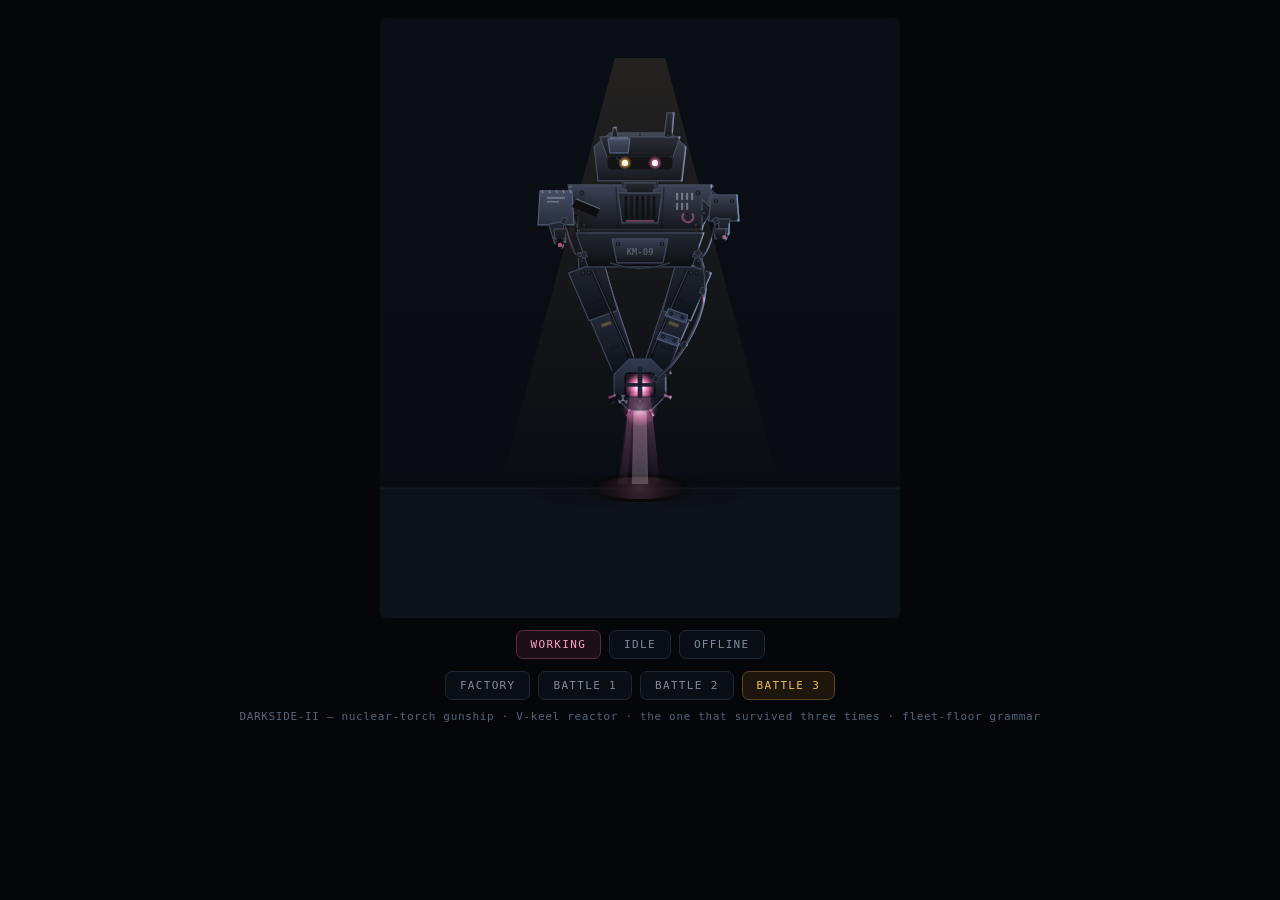
<file: fleet-floor/dev/prototypes/kimi/proto-d2-darkside.html>
<!doctype html>
<html lang="en">
<head>
<meta charset="utf-8">
<title>DARKSIDE-II — kimi prototype D2</title>
<style>
  html,body{margin:0;background:#04060a;height:100%;font-family:ui-monospace,Menlo,Consolas,monospace}
  #wrap{display:flex;flex-direction:column;align-items:center;padding:18px 0}
  canvas{display:block;background:#000;border-radius:6px;max-width:94vw;height:auto}
  #bar{margin-top:12px;display:flex;gap:8px}
  #bar button{font:inherit;font-size:11px;letter-spacing:.12em;text-transform:uppercase;
    padding:7px 14px;background:#0a0f16;border:1px solid #1c2733;border-radius:7px;color:#7d8ba0;cursor:pointer}
  #bar button.on{color:#ff9ac8;border-color:#5c2a44;background:#1c0f18}
  #bar.btl button.on{color:#f7bd4e;border-color:#5c4420;background:#1c160c}
  #cap{margin-top:10px;font-size:11px;color:#55657a;letter-spacing:.06em}
</style>
</head>
<body>
<div id="wrap">
  <canvas id="cv" width="520" height="600"></canvas>
  <div id="bar">
    <button data-st="working">working</button>
    <button data-st="idle">idle</button>
    <button data-st="offline">offline</button>
  </div>
  <div id="bar" class="btl">
    <button data-b="0">factory</button>
    <button data-b="1">battle 1</button>
    <button data-b="2">battle 2</button>
    <button data-b="3">battle 3</button>
  </div>
  <div id="cap">DARKSIDE-II — nuclear-torch gunship · V-keel reactor · the one that survived three times · fleet-floor grammar</div>
</div>
<script>
/* ============================================================================
   PROTO D2 — "DARKSIDE-II"

   Direction correction (operator): portrait, not quadcopter. HEAVY. It flies
   the way a nuclear torch flies — it weighs a ton and hangs in the air
   anyway, because the V-keel under the hull is a caged reactor driving a
   column of fire into the deck. No propellers: props are TODAY's drones.

     · HEAD: armoured sensor block, scowling brow, two OPTICS in a visor
     · HULL: the citadel — layered chest plates, coolant radiators, side
       sponsons (one tool-cannon pod each side), cable conduits everywhere
     · V-KEEL: two massive armoured struts converging on the reactor bulb —
       caged nuclear fire, heat fins, hazard chevrons, trefoil stencil
     · FLIGHT: a torch jet from the keel. It does not hover gently; it HANGS
     · OFFLINE: the torch dies and a ton of metal sets down on outriggers

   Then three battles, cumulative (?b=1..3): each one hit it, and each one it
   survived by becoming something heavier.
   ========================================================================== */
var cv=document.getElementById("cv"), S=cv.getContext("2d");
var W=520,H=600;
var body=document.createElement("canvas"),emis=document.createElement("canvas"),rim=document.createElement("canvas");
[body,emis,rim].forEach(function(c){c.width=W;c.height=H;});
var RB=body.getContext("2d"),RE=emis.getContext("2d"),RR=rim.getContext("2d");

function rr(c,x,y,w,h,r){c.beginPath();if(c.roundRect)c.roundRect(x,y,w,h,r);else{c.moveTo(x+r,y);c.arcTo(x+w,y,x+w,y+h,r);c.arcTo(x+w,y+h,x,y+h,r);c.arcTo(x,y+h,x,y,r);c.arcTo(x,y,x+w,y,r);c.closePath();}}
function poly(c,pts){c.beginPath();for(var i=0;i<pts.length;i++){if(i)c.lineTo(pts[i][0],pts[i][1]);else c.moveTo(pts[i][0],pts[i][1]);}c.closePath();}
function plate(c,pts,top,bot,ed){var y0=1e9,y1=-1e9;for(var i=0;i<pts.length;i++){if(pts[i][1]<y0)y0=pts[i][1];if(pts[i][1]>y1)y1=pts[i][1];}var gg=c.createLinearGradient(0,y0,0,y1);gg.addColorStop(0,top);gg.addColorStop(1,bot);poly(c,pts);c.fillStyle=gg;c.fill();if(ed){c.strokeStyle=ed;c.lineWidth=1.2;c.lineJoin="round";c.stroke();}}
function pl(c,x0,y0,x1,y1,col,w){c.strokeStyle=col;c.lineWidth=w||1;c.beginPath();c.moveTo(x0,y0);c.lineTo(x1,y1);c.stroke();}
function cavity(c,x,y,w,h,a){var gg=c.createLinearGradient(0,y,0,y+h);gg.addColorStop(0,"rgba(2,5,9,"+a+")");gg.addColorStop(1,"rgba(2,5,9,0)");c.fillStyle=gg;c.fillRect(x,y,w,h);}
function bolt(c,x,y,r,lit){c.fillStyle="#05080e";c.beginPath();c.arc(x,y,r,0,7);c.fill();
  var gg=c.createRadialGradient(x-r*0.3,y-r*0.4,0.4,x,y,r);gg.addColorStop(0,"rgba(200,214,238,"+(lit||0.35)+")");gg.addColorStop(1,"rgba(4,8,14,0.8)");
  c.fillStyle=gg;c.beginPath();c.arc(x,y,r*0.66,0,7);c.fill();
  pl(c,x-r*0.34,y,x+r*0.34,y,"rgba(3,6,11,0.85)",1);}
function seg(c,x0,y0,x1,y1,w0,w1,top,bot,ed){var dx=x1-x0,dy=y1-y0,ln=Math.hypot(dx,dy)||1,nx=-dy/ln,ny=dx/ln;
  plate(c,[[x0+nx*w0,y0+ny*w0],[x1+nx*w1,y1+ny*w1],[x1-nx*w1,y1-ny*w1],[x0-nx*w0,y0-ny*w0]],top,bot,ed);}
/* a cable run: drooping curve with clamp collars at both ends */
function cable(c,x0,y0,x1,y1,sag,w,col){
  var mx=(x0+x1)/2,my=Math.max(y0,y1)+sag;
  c.strokeStyle=col||"rgba(14,19,28,0.95)";c.lineWidth=w||2.4;
  c.beginPath();c.moveTo(x0,y0);c.quadraticCurveTo(mx,my,x1,y1);c.stroke();
  c.strokeStyle="rgba(90,102,126,0.5)";c.lineWidth=0.9;
  c.beginPath();c.moveTo(x0,y0);c.quadraticCurveTo(mx,my,x1,y1);c.stroke();}
function clamp(c,x,y,a){c.save();c.translate(x,y);c.rotate(a);
  c.fillStyle="#1a212e";c.fillRect(-2.6,-3,5.2,6);c.strokeStyle="#3a445a";c.lineWidth=0.8;c.strokeRect(-2.6,-3,5.2,6);c.restore();}
/* radiation trefoil, stencilled and weathered */
function trefoil(c,x,y,r,a){
  c.save();c.globalAlpha=a;c.fillStyle="rgba(220,226,236,0.9)";
  for(var i=0;i<3;i++){var a0=-Math.PI/2+i*2*Math.PI/3;
    c.beginPath();c.moveTo(x,y);c.arc(x,y,r,a0-0.42,a0+0.42);c.closePath();c.fill();}
  c.beginPath();c.arc(x,y,r*0.28,0,7);c.fill();
  c.globalCompositeOperation="destination-out";
  c.beginPath();c.arc(x,y,r*0.55,0,7);c.lineWidth=r*0.16;c.stroke();
  c.restore();}

var qs=new URLSearchParams(location.search);
var STATE=qs.get("state")||"working";
var BTL=Math.max(0,Math.min(3,Number(qs.get("b")||3)));
var reduced=qs.get("t")!==null;
var T0=qs.get("t")===null?0:Number(qs.get("t"));

document.querySelectorAll("#bar button[data-st]").forEach(function(b){
  if(b.dataset.st===STATE)b.classList.add("on");
  b.onclick=function(){location.search="?state="+b.dataset.st+"&b="+BTL;};
});
document.querySelectorAll("#bar.btl button[data-b]").forEach(function(b){
  if(Number(b.dataset.b)===BTL)b.classList.add("on");
  b.onclick=function(){location.search="?state="+STATE+"&b="+b.dataset.b;};
});

function drawUnit(t,st){
  var offl=st==="offline", work=st==="working";
  [RB,RE,RR].forEach(function(c){c.setTransform(1,0,0,1,0,0);c.clearRect(0,0,W,H);c.globalAlpha=1;c.globalCompositeOperation="source-over";});
  var g=RB, cx=260;
  var sT="#323c52",sM="#1a212e",sB="#0a0e16",ed="#3a445a",eH="#4a5872",rc="#06090f";
  if(offl){sT="#20262f";sM="#10141b";sB="#070a0f";ed="#262c37";eH="#2e3540";}
  var PK=offl?[74,80,92]:[255,114,182], PKH=offl?[120,126,138]:[255,182,214];
  function pk(a){return "rgba("+PK[0]+","+PK[1]+","+PK[2]+","+a+")";}
  function pkh(a){return "rgba("+PKH[0]+","+PKH[1]+","+PKH[2]+","+a+")";}
  var pulse=offl?0:(work?(0.6+0.28*Math.sin(t*6)):(0.36+0.16*Math.sin(t*2)));
  var bob=offl?0:Math.sin(t*1.7)*2.4;
  var BY=offl?288:238+bob;         // hull centre; offline the ton sits down
  var sway=offl?0:Math.sin(t*0.9)*1.2;

  /* ---- 0 · the torch jet (furthest plane) ----
     Not a hover wash — a column of contained fire. It sputters with the
     throttle, and where it meets the deck the deck is SCORCHED. */
  var coreY=BY+128;
  if(!offl){var th=work?(0.75+0.25*Math.sin(t*11)+0.08*Math.sin(t*23)):(0.42+0.1*Math.sin(t*3)+0.04*Math.sin(t*7));
    [RB,RE].forEach(function(c,ci){c.save();c.globalCompositeOperation="lighter";
      var jg=c.createLinearGradient(0,coreY+8,0,466);
      jg.addColorStop(0,pkh((ci?0.28:0.4)*th));jg.addColorStop(0.4,pk((ci?0.14:0.2)*th));jg.addColorStop(1,pk(0));
      var wb=Math.sin(t*7)*4;
      c.fillStyle=jg;c.beginPath();
      c.moveTo(cx-10,coreY+8);c.lineTo(cx+10,coreY+8);
      c.lineTo(cx+24+wb,466);c.lineTo(cx-24-wb,466);c.closePath();c.fill();
      if(!ci){c.fillStyle="rgba(255,240,248,"+(0.38*th)+")";
        c.beginPath();c.moveTo(cx-6,coreY+8);c.lineTo(cx+6,coreY+8);c.lineTo(cx+10+wb*0.5,466);c.lineTo(cx-10-wb*0.5,466);c.closePath();c.fill();
        // side licks — the flame is not a tidy cone
        [-1,1].forEach(function(sg9){var la=0.07+0.05*Math.sin(t*13+sg9*2);
          c.fillStyle="rgba(255,150,200,"+(la*th)+")";
          c.beginPath();c.moveTo(cx+sg9*6,coreY+10);c.lineTo(cx+sg9*11,coreY+10);
          c.lineTo(cx+sg9*(19+Math.sin(t*9+sg9)*4),466);c.lineTo(cx+sg9*13,466);c.closePath();c.fill();});}
      c.restore();});
    // the nozzle: the jet visibly ISSUES from the bulb
    [RB,RE].forEach(function(c){c.save();c.globalCompositeOperation="lighter";
      var nz=c.createRadialGradient(cx,coreY+24,1,cx,coreY+24,18);
      nz.addColorStop(0,"rgba(255,240,248,"+(0.5*th)+")");nz.addColorStop(0.5,pk(0.3*th));nz.addColorStop(1,pk(0));
      c.fillStyle=nz;c.beginPath();c.arc(cx,coreY+24,18,0,7);c.fill();c.restore();});
  }

  /* ---- 1 · outrigger landing legs (deployed only when dead) ---- */
  if(offl){[-1,1].forEach(function(sg){
    seg(g,cx+sg*44,BY+2,cx+sg*86,BY+158,7,5,sM,sB,ed);
    bolt(g,cx+sg*45,BY+4,2.6,0.1);
    plate(g,[[cx+sg*100,BY+156],[cx+sg*72,BY+156],[cx+sg*74,BY+164],[cx+sg*98,BY+164]],sM,sB,ed);
  });}

  /* ---- 2 · V-KEEL: two massive struts + the reactor bulb ----
     The V is the silhouette. Struts are armour beams with a hydraulic
     alongside, brackets at both ends, hazard chevrons stencilled on. */
  [-1,1].forEach(function(sg){
    var hx=cx+sg*54,hy=BY+2, kx=cx+sg*13,ky=BY+118;
    // bracket at the hull
    plate(g,[[hx-8,hy-6],[hx+8,hy-6],[hx+7,hy+10],[hx-7,hy+10]],sM,sB,ed);
    bolt(g,hx-4,hy+2,2,offl?0.06:0.22);bolt(g,hx+4,hy+2,2,offl?0.06:0.22);
    // the beam — and an armour SHOE over its upper half, so it is layered,
    // not extruded
    seg(g,hx,hy+8,kx,ky,17,12,sT,sB,ed);
    var shx=hx+(kx-hx)*0.42,shy=hy+8+(ky-hy)*0.42;
    seg(g,hx,hy+8,shx,shy,18.5,15,sM,sB,ed);
    bolt(g,hx-3,hy+14,2.2,offl?0.06:0.2);bolt(g,hx+3,hy+14,2.2,offl?0.06:0.2);
    // yoke clamp where the beam takes the bulb
    plate(g,[[kx-10*sg-6,ky-8],[kx-10*sg+8,ky-8],[kx-10*sg+6,ky+4],[kx-10*sg-8,ky+4]],sM,sB,ed);
    // hydraulic ram alongside (shin-hydraulics idiom)
    var dx2=kx-hx,dy2=ky-hy,ln=Math.hypot(dx2,dy2),nx=-dy2/ln*sg,ny=dx2/ln*sg;
    pl(g,hx+nx*7,hy+14+ny*7,kx+nx*7,ky-8+ny*7,"rgba(6,9,15,0.9)",3.4);
    pl(g,hx+nx*7,hy+14+ny*7,kx+nx*7,ky-8+ny*7,"rgba(150,164,190,"+(offl?0.10:0.3)+")",1.2);
    // hazard chevrons, weathered
    g.save();g.globalAlpha=offl?0.14:0.34;
    for(var hz=0;hz<3;hz++){var f=0.28+hz*0.2;
      var px2=hx+dx2*f,py2=hy+8+dy2*f;
      g.fillStyle=hz%2?"rgba(247,189,78,0.85)":"rgba(10,12,18,0.9)";
      g.save();g.translate(px2,py2);g.rotate(Math.atan2(dy2,dx2)+Math.PI/2);
      g.fillRect(-5,-3.4,10,3.4);g.restore();}
    g.restore();
  });
  /* the reactor bulb: a caged nuclear fire. Octagonal armoured shell, heat
     fins, a furnace window behind TWO heavy bars — bloom leaks around the
     cage, never through it (claude loop-4 doctrine). */
  var core={x:cx,y:coreY};
  var fins=8;
  for(var fi=0;fi<fins;fi++){var fa2=fi*Math.PI/4+Math.PI/8;
    if(Math.sin(fa2)>0.2&&!offl){ // bottom fins glow with the torch
      RE.strokeStyle=pk(0.3+0.2*pulse);RE.lineWidth=2.4;
      RE.beginPath();RE.moveTo(core.x+Math.cos(fa2)*26,core.y+Math.sin(fa2)*26);
      RE.lineTo(core.x+Math.cos(fa2)*34,core.y+Math.sin(fa2)*34);RE.stroke();}
    pl(g,core.x+Math.cos(fa2)*26,core.y+Math.sin(fa2)*26,core.x+Math.cos(fa2)*34,core.y+Math.sin(fa2)*34,"rgba(10,14,22,0.95)",4);}
  var cpts=[];for(var ci2=0;ci2<8;ci2++){var ca=Math.PI/8+ci2*Math.PI/4;cpts.push([core.x+Math.cos(ca)*28,core.y+Math.sin(ca)*28]);}
  plate(g,cpts,sT,sB,ed);
  // furnace window
  var fw2={x:core.x-15,y:core.y-12,w:30,h:24};
  rr(g,fw2.x,fw2.y,fw2.w,fw2.h,4);g.fillStyle="#04070c";g.fill();g.strokeStyle=rc;g.lineWidth=1;g.stroke();
  if(!offl){
    var fire=g.createRadialGradient(core.x,core.y+2,1,core.x,core.y+2,13);
    fire.addColorStop(0,"rgba(255,240,250,"+(0.85*pulse+0.15)+")");
    fire.addColorStop(0.4,pkh(0.6*pulse+0.15));fire.addColorStop(1,pk(0.12));
    g.fillStyle=fire;g.fillRect(fw2.x+1,fw2.y+1,fw2.w-2,fw2.h-2);
    RE.save();RE.beginPath();rr(RE,fw2.x,fw2.y,fw2.w,fw2.h,4);RE.clip();
    var fire2=RE.createRadialGradient(core.x,core.y+2,1,core.x,core.y+2,15);
    fire2.addColorStop(0,"rgba(255,240,250,0.8)");fire2.addColorStop(0.5,pk(0.5));fire2.addColorStop(1,pk(0));
    RE.fillStyle=fire2;RE.fillRect(fw2.x,fw2.y,fw2.w,fw2.h);RE.restore();
  }else{
    RB.fillStyle="rgba(150,168,190,0.3)";RB.fillRect(fw2.x+3,core.y,fw2.w-6,1.4); // the collapse line
  }
  // cage bars — cut out of the emissive too
  [RB,RE].forEach(function(c,ci3){if(ci3===1&&offl)return;
    c.fillStyle=ci3?"rgba(6,9,15,0.92)":"#10141d";
    c.fillRect(core.x-2.4,fw2.y-1,4.8,fw2.h+2);
    c.fillRect(fw2.x-1,core.y-1.8,fw2.w+2,3.6);});
  bolt(g,core.x,fw2.y-4,2,offl?0.06:0.22);bolt(g,core.x,fw2.y+fw2.h+4,2,offl?0.06:0.22);
  // trefoil stencil on the shell, weathered
  trefoil(g,core.x-17,core.y+15,5,offl?0.18:0.42);

  /* ---- 3 · HULL: the citadel ---- */
  // belly plate (deepest, shades everything under it)
  plate(g,[[cx-64,BY-24],[cx+64,BY-24],[cx+52,BY+10],[cx-52,BY+10]],sM,"#05080d",ed);
  cavity(g,cx-52,BY+4,104,7,0.5);
  // main chest — two overlapping plates with a real gap
  plate(g,[[cx-72,BY-72],[cx+72,BY-72],[cx+62,BY-26],[cx-62,BY-26]],sT,sB,ed);
  [-24,24].forEach(function(fx){pl(g,cx+fx,BY-70,cx+fx*0.9,BY-28,"rgba(4,8,14,0.45)",1.3);});  // facet arrises
  [-1,1].forEach(function(fsg){ // flank overlap plates — the chest is layered
    plate(g,[[cx+fsg*72,BY-66],[cx+fsg*84,BY-56],[cx+fsg*78,BY-34],[cx+fsg*66,BY-38]],sM,sB,ed);
    bolt(g,cx+fsg*75,BY-52,2,offl?0.06:0.2);});
  pl(g,cx-62,BY-26,cx+62,BY-26,"rgba(3,6,11,0.6)",2);                 // the gap
  pl(g,cx-61,BY-27.6,cx+61,BY-27.6,"rgba(186,208,242,"+(offl?0.05:0.14)+")",1);
  // coolant radiator block, centre chest — vertical slats in a frame
  plate(g,[[cx-22,BY-64],[cx+22,BY-64],[cx+18,BY-34],[cx-18,BY-34]],sM,sB,ed);
  for(var rs=0;rs<6;rs++){pl(g,cx-14+rs*5.6,BY-61,cx-14+rs*5.6,BY-37,"rgba(4,7,12,0.9)",2.6);}
  if(!offl){RE.fillStyle=pk(0.25+0.15*pulse);RE.fillRect(cx-14,BY-37,28,2);}
  // plastron: one more bolted plate over the belly, designation stencilled
  plate(g,[[cx-28,BY-18],[cx+28,BY-18],[cx+23,BY+6],[cx-23,BY+6]],sT,sB,ed);
  bolt(g,cx-22,BY-13,2,offl?0.06:0.22);bolt(g,cx+22,BY-13,2,offl?0.06:0.22);
  g.fillStyle="rgba(198,208,224,"+(offl?0.12:0.3)+")";
  g.font="700 9px ui-monospace,monospace";g.textAlign="center";
  g.fillText("KM-09",cx,BY-2);
  // chest bolts + weeping grime (albedo)
  [[cx-58,BY-64],[cx+58,BY-64],[cx-56,BY-32],[cx+56,BY-32]].forEach(function(p2,i2){
    bolt(g,p2[0],p2[1],2.4,offl?0.06:0.24);
    if(i2>1){g.fillStyle="rgba(70,50,30,0.28)";poly(g,[[p2[0]-1.2,p2[1]+2],[p2[0]+1.2,p2[1]+2],[p2[0]+0.5,p2[1]+8],[p2[0]-0.5,p2[1]+8]]);g.fill();}});
  // chipped edges — albedo nicks
  g.fillStyle="rgba(206,220,242,"+(offl?0.09:0.24)+")";
  [[cx-71,BY-71],[cx+70,BY-71],[cx-63,BY-27],[cx+51,BY+8]].forEach(function(nk,i3){g.fillRect(nk[0],nk[1],3+(i3%2),1.6);});

  /* ---- 4 · sponsons: the pods at the hull's shoulders ----
     RIGHT: the factory tool-cannon. LEFT after battle 1: a salvaged,
     heavier replacement — different metal, weld seams, stencilled. */
  [-1,1].forEach(function(sg){
    var salvaged=(sg<0&&BTL>=1);
    var sx=cx+sg*84, sy=BY-48;
    plate(g,[[cx+sg*62,BY-58],[cx+sg*62,BY-30],[sx-sg*6,sy-8],[sx-sg*6,sy+6]],sM,sB,ed);   // arm
    bolt(g,cx+sg*64,BY-44,2.6,offl?0.06:0.22);
    if(!salvaged){
      plate(g,[[sx-13,sy-14],[sx+13,sy-14],[sx+15,sy+12],[sx-15,sy+12]],sT,sB,ed);
      bolt(g,sx-8,sy-8,2,offl?0.06:0.2);bolt(g,sx+8,sy-8,2,offl?0.06:0.2);
      seg(g,sx,sy+10,sx,sy+26,6,4.4,sM,sB,ed);                                            // barrel/tool
      plate(g,[[sx-5,sy+20],[sx+5,sy+20],[sx+5,sy+25],[sx-5,sy+25]],sT,sB,ed);   // muzzle brake
      g.fillStyle="#05080e";g.beginPath();g.arc(sx,sy+28,3.6,0,7);g.fill();
      if(!offl){RE.fillStyle=pk(0.55);RE.beginPath();RE.arc(sx,sy+28,1.8,0,7);RE.fill();}
    }else{
      /* BATTLE 1 wound+upgrade: the pod was blown off. What came back is
         bigger, bluer, and not from this factory — weld beads all round,
         a serial stencil, and the scorch of the old hit still on the arm. */
      var sc4=g.createRadialGradient(cx+sg*66,BY-44,4,cx+sg*66,BY-44,26);
      sc4.addColorStop(0,"rgba(8,5,3,0.5)");sc4.addColorStop(1,"rgba(8,5,3,0)");
      g.fillStyle=sc4;g.beginPath();g.arc(cx+sg*66,BY-44,26,0,7);g.fill();
      var sg2=g.createLinearGradient(0,sy-18,0,sy+16);
      sg2.addColorStop(0,offl?"#262d36":"#3a4660");sg2.addColorStop(1,offl?"#141922":"#1e2838");
      plate(g,[[sx-16,sy-18],[sx+16,sy-18],[sx+18,sy+16],[sx-18,sy+16]],offl?"#262d36":"#3a4660",offl?"#141922":"#1e2838",offl?"#2c333d":"#4a5a80");
      for(var wb=0;wb<5;wb++){pl(g,sx-14+wb*7,sy-19,sx-13+wb*7,sy-15.6,"rgba(150,160,180,0.55)",1.4);}
      seg(g,sx,sy+14,sx-sg*4,sy+34,7.4,5.4,sM,sB,ed);                                      // heavier barrel
      plate(g,[[sx-sg*4-6,sy+27],[sx-sg*4+6,sy+27],[sx-sg*4+6,sy+33],[sx-sg*4-6,sy+33]],sT,sB,ed); // muzzle brake
      g.fillStyle="#05080e";g.beginPath();g.arc(sx-sg*4,sy+36,4.4,0,7);g.fill();
      if(!offl){RE.fillStyle=pk(0.6);RE.beginPath();RE.arc(sx-sg*4,sy+36,2.2,0,7);RE.fill();}
      g.fillStyle="rgba(198,208,224,"+(offl?0.14:0.34)+")";
      g.fillRect(sx-9,sy-12,18,2);g.fillRect(sx-9,sy-8,12,1.6);                            // SALVAGE stencil
    }
  });

  // attitude jets on the flanks — it STEERS with fire, not props
  [-1,1].forEach(function(sg){var vx=cx+sg*80,vy=BY-24;
    plate(g,[[vx-6,vy-4],[vx+6,vy-4],[vx+5,vy+6],[vx-5,vy+6]],sM,sB,ed);
    g.fillStyle="#05080e";g.beginPath();g.ellipse(vx,vy+7,3.4,2,0,0,7);g.fill();
    if(!offl){var puff=Math.max(0,Math.sin(t*0.7+sg*1.9+ (work?2:0)))*(work?0.5:0.8);
      if(puff>0.55){[RB,RE].forEach(function(c){c.save();c.globalCompositeOperation="lighter";
        var pg2=c.createRadialGradient(vx,vy+9,0.5,vx,vy+9,10);
        pg2.addColorStop(0,pkh(0.4*(puff-0.55)));pg2.addColorStop(1,pk(0));
        c.fillStyle=pg2;c.beginPath();c.ellipse(vx,vy+11,4,9,0,0,7);c.fill();c.restore();});}}});

  /* ---- 5 · HEAD: armoured sensor block ---- */
  var hy=BY-72;
  // collar + neck cables
  plate(g,[[cx-16,hy-2],[cx+16,hy-2],[cx+13,hy+8],[cx-13,hy+8]],sM,sB,ed);
  cable(g,cx-14,hy+2,cx-20,hy-16,4,2.2);cable(g,cx+14,hy+2,cx+20,hy-16,4,2.2);
  // head block
  plate(g,[[cx-42,hy-4],[cx-46,hy-38],[cx-30,hy-52],[cx+30,hy-52],[cx+46,hy-38],[cx+42,hy-4]],sT,sB,ed);
  pl(g,cx,hy-52,cx,hy-22,"rgba(4,8,14,0.55)",1.4);                    // crown ridge
  // brow — the scowl
  plate(g,[[cx-40,hy-48],[cx+40,hy-48],[cx+33,hy-28],[cx-33,hy-28]],sM,sB,ed);
  cavity(g,cx-33,hy-30,66,6,0.55);
  // visor + optics
  var vs={x:cx-32,y:hy-28,w:64,h:12};
  rr(g,vs.x,vs.y,vs.w,vs.h,3);g.fillStyle="#04070c";g.fill();g.strokeStyle=rc;g.lineWidth=1;g.stroke();
  if(offl){
    RB.fillStyle="rgba(150,168,190,0.5)";RB.fillRect(vs.x+4,vs.y+5,vs.w-8,1.4);
    RE.fillStyle="rgba(150,168,190,0.2)";RE.fillRect(vs.x+4,vs.y+5,vs.w-8,1.4);}
  else{
    var gaze=work?0:Math.round(Math.sin(t*0.55)*5);
    var oL={x:cx-15+gaze,y:vs.y+6}, oR={x:cx+15+gaze,y:vs.y+6};
    var optics=[{o:oL,col:BTL>=3?[255,176,84]:PK, colH:BTL>=3?[255,214,150]:PKH},   // battle 3: left optic is a REPLACEMENT, amber
                {o:oR,col:PK,colH:PKH}];
    optics.forEach(function(op){
      var cc=offl?[74,80,92]:op.col, ch=offl?[120,126,138]:op.colH;
      [RB,RE].forEach(function(c){var eg=c.createRadialGradient(op.o.x,op.o.y,0.4,op.o.x,op.o.y,7);
        eg.addColorStop(0,"rgba("+ch[0]+","+ch[1]+","+ch[2]+","+(0.85+0.15*pulse)+")");
        eg.addColorStop(0.5,"rgba("+cc[0]+","+cc[1]+","+cc[2]+","+(0.5*pulse)+")");
        eg.addColorStop(1,"rgba("+cc[0]+","+cc[1]+","+cc[2]+",0)");
        c.fillStyle=eg;c.beginPath();c.arc(op.o.x,op.o.y,7,0,7);c.fill();});
      [RB,RE].forEach(function(c){c.fillStyle="rgba("+ch[0]+","+ch[1]+","+ch[2]+",0.95)";rr(c,op.o.x-2.5,op.o.y-2.5,5,5,1.5);c.fill();});});
  }
  if(BTL>=3){ // the crack that took the eye — still in the glass
    g.strokeStyle="rgba(190,205,228,"+(offl?0.10:0.3)+")";g.lineWidth=0.9;
    g.beginPath();g.moveTo(vs.x+8,vs.y+1);g.lineTo(vs.x+15,vs.y+6);g.lineTo(vs.x+12,vs.y+10);g.stroke();
    // and the brow plate welded over the wound
    plate(g,[[cx-32,hy-46],[cx-10,hy-46],[cx-12,hy-32],[cx-30,hy-32]],offl?"#262d36":"#3a4660",offl?"#141922":"#1e2838",offl?"#2c333d":"#4a5a80");
    pl(g,cx-30,hy-47,cx-12,hy-47,"rgba(150,160,180,0.5)",1.4);}
  // antennae: armoured blade right, whip left (battle 3: whip is a snapped stub)
  plate(g,[[cx+24,hy-48],[cx+32,hy-48],[cx+34,hy-72],[cx+27,hy-72]],sM,sB,ed);
  bolt(g,cx+28,hy-50,1.8,offl?0.05:0.18);
  if(BTL>=3){plate(g,[[cx-28,hy-48],[cx-22,hy-48],[cx-24,hy-58],[cx-27,hy-57]],sM,sB,ed);
    g.fillStyle="rgba(206,220,242,"+(offl?0.1:0.3)+")";g.fillRect(cx-27,hy-58,3,1.6);}      // bright break
  else{seg(g,cx-26,hy-48,cx-30-sway*2,hy-78,2.6,1.4,sT,sB,ed);
    g.fillStyle=sM;g.beginPath();g.arc(cx-30-sway*2,hy-79,2.6,0,7);g.fill();
    if(!offl){RE.fillStyle=pk(0.5);RE.beginPath();RE.arc(cx-30-sway*2,hy-79,1.4,0,7);RE.fill();}}

  /* ---- 6 · cables: the machine's veins ----
     Conduit runs from the sponsons into the keel brackets, one slack loop
     across the belly, and after battle 2 the coolant line that was INSIDE
     the right strut now runs outside it, clamped every hand's width. */
  cable(g,cx-76,BY-36,cx-56,BY-2,10,2.6);clamp(g,cx-76,BY-36,0.4);clamp(g,cx-56,BY-2,-0.4);
  cable(g,cx+76,BY-36,cx+56,BY-2,10,2.6);clamp(g,cx+76,BY-36,-0.4);clamp(g,cx+56,BY-2,0.4);
  cable(g,cx-30,BY+6,cx+30,BY+6,12+(offl?6:Math.sin(t*1.7+1)*2),2.2,"rgba(20,27,38,0.95)");
  if(BTL>=2){
    /* BATTLE 2 wound: the keel took a breach. The strut wears a bolted
       SPLINT, one fin is bent, and the coolant line is rerouted OUTSIDE —
       a bare hose with clamp collars, weeping at one joint. */
    var hx2=cx+54,hy2=BY+2,kx2=cx+13,ky2=BY+118;
    var f1=0.42,f2=0.62;
    var p1={x:hx2+(kx2-hx2)*f1,y:hy2+8+(ky2-hy2)*f1}, p2={x:hx2+(kx2-hx2)*f2,y:hy2+8+(ky2-hy2)*f2};
    var ang=Math.atan2(ky2-hy2,kx2-hx2);
    [p1,p2].forEach(function(pp2){g.save();g.translate(pp2.x,pp2.y);g.rotate(ang+Math.PI/2);
      plate(g,[[-11,-4],[11,-4],[10,4],[-10,4]],"#3a4660","#1e2838","#4a5a80");
      bolt(g,-6,0,1.8,offl?0.06:0.2);bolt(g,6,0,1.8,offl?0.06:0.2);g.restore();});
    // bent fin
    pl(g,core.x-21,core.y+10,core.x-30,core.y+18,"rgba(10,14,22,0.95)",4);
    // the rerouted hose
    g.strokeStyle="rgba(26,34,46,0.98)";g.lineWidth=3.6;
    g.beginPath();g.moveTo(cx+58,BY-4);
    g.quadraticCurveTo(cx+78,BY+40,cx+40,BY+96);
    g.quadraticCurveTo(cx+26,BY+116,core.x+16,core.y-6);g.stroke();
    g.strokeStyle="rgba(100,112,136,0.4)";g.lineWidth=1.1;
    g.beginPath();g.moveTo(cx+58,BY-4);
    g.quadraticCurveTo(cx+78,BY+40,cx+40,BY+96);
    g.quadraticCurveTo(cx+26,BY+116,core.x+16,core.y-6);g.stroke();
    clamp(g,cx+58,BY-4,0.9);clamp(g,cx+63,BY+34,0.35);clamp(g,cx+44,BY+88,0.9);clamp(g,core.x+16,core.y-6,0.5);
    // the weep at the second clamp — coolant, faintly lit when the reactor is
    g.fillStyle=offl?"rgba(70,80,96,0.4)":pk(0.35);
    poly(g,[[cx+62,BY+38],[cx+65,BY+38],[cx+64,BY+47],[cx+63,BY+47]]);g.fill();
    if(!offl){RE.fillStyle=pk(0.25);RE.fillRect(cx+63,BY+40,2,5);}
  }
  if(BTL>=1){ // battle 1 chest gouge — the hit that took the pod kept going
    poly(g,[[cx-64,BY-58],[cx-40,BY-48],[cx-44,BY-40],[cx-68,BY-50]]);g.fillStyle="rgba(2,4,8,1)";g.fill();
    pl(g,cx-64,BY-58,cx-40,BY-48,"rgba(198,216,246,"+(offl?0.10:0.34)+")",1.4);
  }
  if(BTL>=3){ // kill tallies + the crudely re-painted crescent
    g.fillStyle="rgba(198,208,224,"+(offl?0.16:0.42)+")";
    for(var kt=0;kt<7;kt++)g.fillRect(cx+36+(kt%4)*5,BY-64+Math.floor(kt/4)*10,2.2,7);
    g.save();g.globalAlpha=offl?0.2:0.5;g.strokeStyle=pk(0.9);g.lineWidth=2.2;
    g.beginPath();g.arc(cx+48,BY-40,5.4,-0.7,Math.PI+0.7);g.stroke();
    g.globalAlpha=1;g.fillStyle="rgba(10,14,20,0.9)";g.fillRect(cx+45,BY-44,2.6,2);g.restore();
  }

  /* ---- 7 · offline: beacon catch on the left arris ---- */
  if(offl){var bp=0.55;
    pl(g,cx-72,BY-72,cx-62,BY-26,"rgba(255,64,52,"+(0.24*bp)+")",1.8);
    pl(g,cx-40,hy-36,cx-36,hy-4,"rgba(255,64,52,"+(0.2*bp)+")",1.6);
    RE.strokeStyle="rgba(255,64,52,"+(0.12*bp)+")";RE.lineWidth=2.2;
    RE.beginPath();RE.moveTo(cx-72,BY-72);RE.lineTo(cx-62,BY-26);RE.stroke();}

  /* ---- room light lands on the unit ---- */
  RB.save();RB.globalCompositeOperation="source-atop";
  var ktl=offl?"rgba(96,110,136,0.13)":"rgba(255,214,160,0.07)";
  var ktg=RB.createLinearGradient(0,BY-130,0,BY+150);
  ktg.addColorStop(0,ktl);ktg.addColorStop(1,"rgba(0,0,0,0.06)");
  RB.fillStyle=ktg;RB.fillRect(0,0,W,H);RB.restore();

  /* ---- rim light: pink key, cyan fill ---- */
  RR.globalCompositeOperation="source-over";RR.drawImage(body,0,0);
  RR.globalCompositeOperation="destination-out";RR.drawImage(body,-2.2,1.7);RR.drawImage(body,-1.5,-2.4);
  RR.globalCompositeOperation="source-in";
  var rl=RR.createLinearGradient(60,0,460,0);
  rl.addColorStop(0,"rgba(255,114,182,0.95)");rl.addColorStop(0.42,"rgba(200,145,195,0.45)");rl.addColorStop(1,"rgba(95,214,255,1)");
  RR.fillStyle=rl;RR.fillRect(0,0,W,H);RR.globalCompositeOperation="source-over";
}

/* ---- scene ---- */
function drawScene(t,st){
  var offl=st==="offline";
  var wall=S.createLinearGradient(0,0,0,H);
  wall.addColorStop(0,offl?"#07090d":"#0b0e14");wall.addColorStop(0.75,offl?"#05070a":"#090c12");wall.addColorStop(1,"#05070b");
  S.fillStyle=wall;S.fillRect(0,0,W,H);
  if(!offl){var cone=S.createLinearGradient(0,40,0,470);
    cone.addColorStop(0,"rgba(255,214,150,0.10)");cone.addColorStop(1,"rgba(255,214,150,0)");
    S.fillStyle=cone;S.beginPath();S.moveTo(235,40);S.lineTo(285,40);S.lineTo(400,470);S.lineTo(120,470);S.closePath();S.fill();}
  else{var bc=S.createRadialGradient(90,120,4,90,120,150);
    bc.addColorStop(0,"rgba(255,60,50,0.12)");bc.addColorStop(1,"rgba(255,60,50,0)");
    S.fillStyle=bc;S.fillRect(0,0,W,H);}
  S.fillStyle=offl?"#07090c":"#0d1118";S.fillRect(0,470,W,H-470);
  pl(S,0,470,W,470,"rgba(120,140,170,0.14)",1);
  if(offl){
    [-86,86].forEach(function(dx){var sh=S.createRadialGradient(260+dx,474,1,260+dx,474,26);
      sh.addColorStop(0,"rgba(0,0,0,0.6)");sh.addColorStop(0.6,"rgba(0,0,0,0.28)");sh.addColorStop(1,"rgba(0,0,0,0)");
      S.fillStyle=sh;S.beginPath();S.ellipse(260+dx,474,26,8,0,0,7);S.fill();});
  }else{
    // the torch's scorch ring on the deck — permanent, and alive when lit
    var sc2=S.createRadialGradient(260,470,4,260,470,60);
    sc2.addColorStop(0,"rgba(6,4,3,0.85)");sc2.addColorStop(0.6,"rgba(8,5,4,0.4)");sc2.addColorStop(1,"rgba(8,5,4,0)");
    S.fillStyle=sc2;S.beginPath();S.ellipse(260,470,60,14,0,0,7);S.fill();
    S.save();S.globalCompositeOperation="lighter";
    var th=0.75+0.25*Math.sin(t*11);
    var tg=S.createRadialGradient(260,470,2,260,470,44);
    tg.addColorStop(0,"rgba(255,182,214,"+(0.35*th)+")");tg.addColorStop(0.5,"rgba(255,114,182,"+(0.16*th)+")");tg.addColorStop(1,"rgba(255,114,182,0)");
    S.fillStyle=tg;S.beginPath();S.ellipse(260,470,44,11,0,0,7);S.fill();S.restore();
    // soft hover shadow beyond the scorch
    var sh=S.createRadialGradient(260,474,10,260,474,110);
    sh.addColorStop(0,"rgba(0,0,0,0)");sh.addColorStop(0.75,"rgba(0,0,0,0.14)");sh.addColorStop(1,"rgba(0,0,0,0)");
    S.fillStyle=sh;S.beginPath();S.ellipse(260,474,110,16,0,0,7);S.fill();
  }
  S.drawImage(body,0,0);
  S.drawImage(rim,0,0);
  S.save();S.globalCompositeOperation="lighter";S.drawImage(emis,0,0);S.restore();
}

function frame(){
  var t=reduced?T0:(performance.now()/1000);
  drawUnit(t,STATE);drawScene(t,STATE);
  if(!reduced)requestAnimationFrame(frame);
}
frame();
</script>
</body>
</html>
</file>
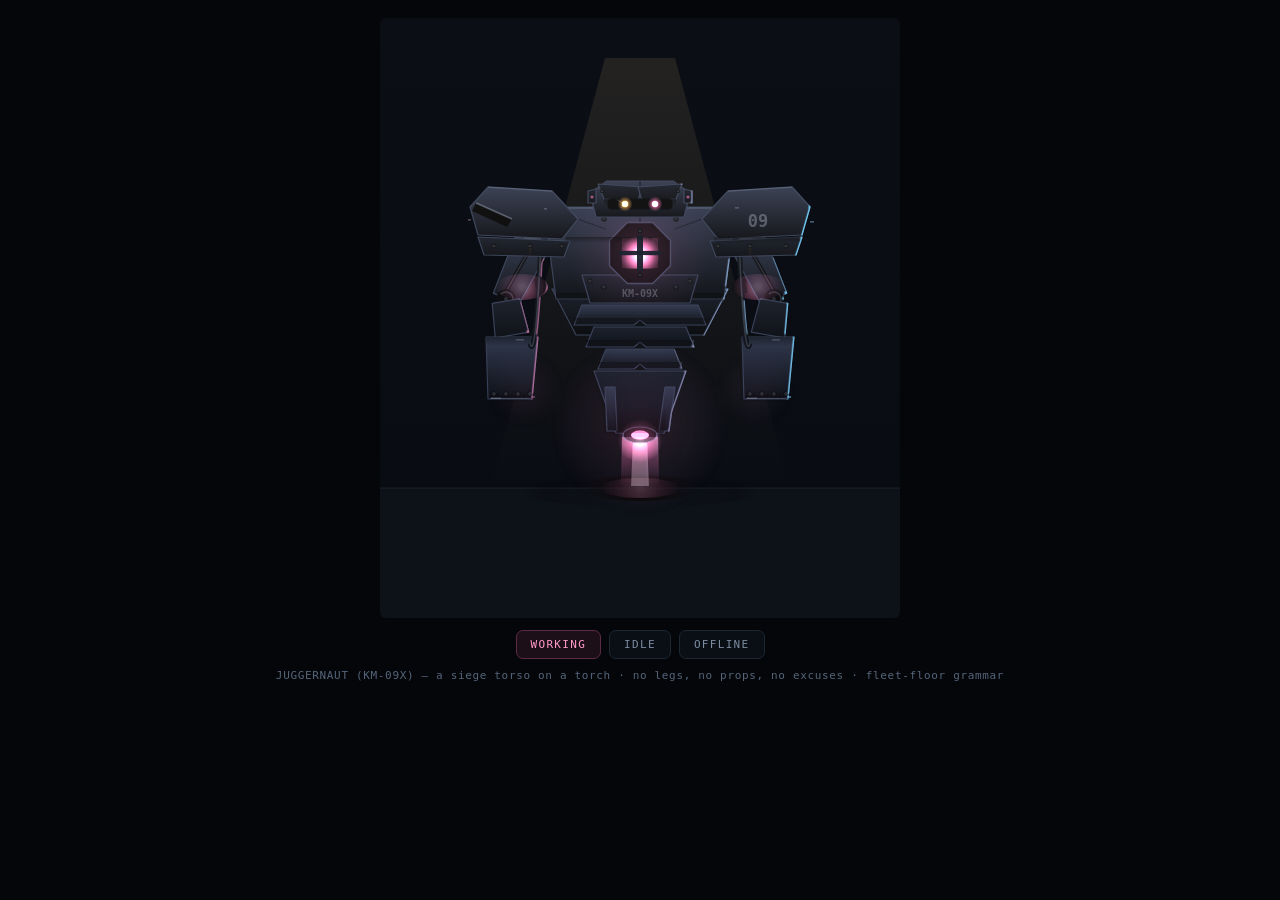
<file: fleet-floor/dev/prototypes/kimi/proto-e-juggernaut.html>
<!doctype html>
<html lang="en">
<head>
<meta charset="utf-8">
<title>JUGGERNAUT — kimi prototype E</title>
<style>
  html,body{margin:0;background:#04060a;height:100%;font-family:ui-monospace,Menlo,Consolas,monospace}
  #wrap{display:flex;flex-direction:column;align-items:center;padding:18px 0}
  canvas{display:block;background:#000;border-radius:6px;max-width:94vw;height:auto}
  #bar{margin-top:12px;display:flex;gap:8px}
  #bar button{font:inherit;font-size:11px;letter-spacing:.12em;text-transform:uppercase;
    padding:7px 14px;background:#0a0f16;border:1px solid #1c2733;border-radius:7px;color:#7d8ba0;cursor:pointer}
  #bar button.on{color:#ff9ac8;border-color:#5c2a44;background:#1c0f18}
  #cap{margin-top:10px;font-size:11px;color:#55657a;letter-spacing:.06em}
</style>
</head>
<body>
<div id="wrap">
  <canvas id="cv" width="520" height="600"></canvas>
  <div id="bar">
    <button data-st="working">working</button>
    <button data-st="idle">idle</button>
    <button data-st="offline">offline</button>
  </div>
  <div id="cap">JUGGERNAUT (KM-09X) — a siege torso on a torch · no legs, no props, no excuses · fleet-floor grammar</div>
</div>
<script>
/* ============================================================================
   PROTO E — "JUGGERNAUT" (KM-09X)

   Last shot. The brief: chad, strong, powerful — and the honest post-mortem
   on D2 was that it was SPINDLY: thin struts, thin cables, small head, and
   clever where it should have been heavy. So this one is built out of three
   or four HUGE shapes and nothing else:

     · a monolithic chest like a bunker front, caged reactor furnace dead
       centre — the one light that matters
     · two pauldrons the size of engine cowls, because they ARE: armoured
       grav bells under each, glowing at the rim
     · a head buried between them under a brow like a bunker slit — no
       neck, two optics (one pink, one amber — the glass eye ships now)
     · two siege arms ending in hammer gauntlets with stud knuckles
     · no legs. the torso tapers into an armoured nozzle cowl and the torch
       does the rest. offline it settles onto its own knuckles — fists on
       the deck, head down, torch cold. even dead it rests like a fighter
   ========================================================================== */
var cv=document.getElementById("cv"), S=cv.getContext("2d");
var W=520,H=600;
var body=document.createElement("canvas"),emis=document.createElement("canvas"),rim=document.createElement("canvas");
[body,emis,rim].forEach(function(c){c.width=W;c.height=H;});
var RB=body.getContext("2d"),RE=emis.getContext("2d"),RR=rim.getContext("2d");

function rr(c,x,y,w,h,r){c.beginPath();if(c.roundRect)c.roundRect(x,y,w,h,r);else{c.moveTo(x+r,y);c.arcTo(x+w,y,x+w,y+h,r);c.arcTo(x+w,y+h,x,y+h,r);c.arcTo(x,y+h,x,y,r);c.arcTo(x,y,x+w,y,r);c.closePath();}}
function poly(c,pts){c.beginPath();for(var i=0;i<pts.length;i++){if(i)c.lineTo(pts[i][0],pts[i][1]);else c.moveTo(pts[i][0],pts[i][1]);}c.closePath();}
function plate(c,pts,top,bot,ed){var y0=1e9,y1=-1e9;for(var i=0;i<pts.length;i++){if(pts[i][1]<y0)y0=pts[i][1];if(pts[i][1]>y1)y1=pts[i][1];}var gg=c.createLinearGradient(0,y0,0,y1);gg.addColorStop(0,top);gg.addColorStop(1,bot);poly(c,pts);c.fillStyle=gg;c.fill();if(ed){c.strokeStyle=ed;c.lineWidth=1.2;c.lineJoin="round";c.stroke();}}
function pl(c,x0,y0,x1,y1,col,w){c.strokeStyle=col;c.lineWidth=w||1;c.beginPath();c.moveTo(x0,y0);c.lineTo(x1,y1);c.stroke();}
function cavity(c,x,y,w,h,a){var gg=c.createLinearGradient(0,y,0,y+h);gg.addColorStop(0,"rgba(2,5,9,"+a+")");gg.addColorStop(1,"rgba(2,5,9,0)");c.fillStyle=gg;c.fillRect(x,y,w,h);}
function bolt(c,x,y,r,lit){c.fillStyle="#05080e";c.beginPath();c.arc(x,y,r,0,7);c.fill();
  var gg=c.createRadialGradient(x-r*0.3,y-r*0.4,0.4,x,y,r);gg.addColorStop(0,"rgba(200,214,238,"+(lit||0.35)+")");gg.addColorStop(1,"rgba(4,8,14,0.8)");
  c.fillStyle=gg;c.beginPath();c.arc(x,y,r*0.66,0,7);c.fill();
  pl(c,x-r*0.34,y,x+r*0.34,y,"rgba(3,6,11,0.85)",1);}
function seg(c,x0,y0,x1,y1,w0,w1,top,bot,ed){var dx=x1-x0,dy=y1-y0,ln=Math.hypot(dx,dy)||1,nx=-dy/ln,ny=dx/ln;
  plate(c,[[x0+nx*w0,y0+ny*w0],[x1+nx*w1,y1+ny*w1],[x1-nx*w1,y1-ny*w1],[x0-nx*w0,y0-ny*w0]],top,bot,ed);}
function hose(c,x0,y0,x1,y1,sag,w){
  var mx=(x0+x1)/2,my=Math.max(y0,y1)+sag;
  c.strokeStyle="rgba(12,17,25,0.98)";c.lineWidth=w;
  c.beginPath();c.moveTo(x0,y0);c.quadraticCurveTo(mx,my,x1,y1);c.stroke();
  c.strokeStyle="rgba(120,132,156,0.35)";c.lineWidth=w*0.28;
  c.beginPath();c.moveTo(x0,y0);c.quadraticCurveTo(mx,my,x1,y1);c.stroke();}

var qs=new URLSearchParams(location.search);
var STATE=qs.get("state")||"working";
var reduced=qs.get("t")!==null;
var T0=qs.get("t")===null?0:Number(qs.get("t"));

document.querySelectorAll("#bar button").forEach(function(b){
  if(b.dataset.st===STATE)b.classList.add("on");
  b.onclick=function(){location.search="?state="+b.dataset.st;};
});

function drawUnit(t,st){
  var offl=st==="offline", work=st==="working";
  [RB,RE,RR].forEach(function(c){c.setTransform(1,0,0,1,0,0);c.clearRect(0,0,W,H);c.globalAlpha=1;c.globalCompositeOperation="source-over";});
  var g=RB, cx=260;
  var sT="#2e3850",sM="#161d2b",sB="#090d15",ed="#35405a",eH="#4a5872",rc="#05080e";
  if(offl){sT="#1d2330";sM="#0e121b";sB="#06090f";ed="#232a38";eH="#2c3444";}
  var PK=offl?[74,80,92]:[255,114,182], PKH=offl?[120,126,138]:[255,182,214];
  var AM=offl?[80,80,88]:[255,176,84], AMH=offl?[130,124,120]:[255,214,150];
  function pk(a){return "rgba("+PK[0]+","+PK[1]+","+PK[2]+","+a+")";}
  function pkh(a){return "rgba("+PKH[0]+","+PKH[1]+","+PKH[2]+","+a+")";}
  var pulse=offl?0:(work?(0.62+0.26*Math.sin(t*6)):(0.38+0.14*Math.sin(t*2)));
  var bob=offl?0:Math.sin(t*1.6)*2.2;
  var BY=offl?344:250+bob;          // chest centre; offline = knuckles on the deck
  var th=offl?0:(work?(0.78+0.22*Math.sin(t*11)+0.07*Math.sin(t*23)):(0.44+0.1*Math.sin(t*3)));

  /* ---- 0 · the torch (furthest plane) ----
     A siege engine does not drift down like a leaf; it hangs LOW over a
     short, violent column of fire and the deck remembers it. */
  var nozY=BY+168;
  if(!offl){
    [RB,RE].forEach(function(c,ci){c.save();c.globalCompositeOperation="lighter";
      var jg=c.createLinearGradient(0,nozY,0,468);
      jg.addColorStop(0,pkh((ci?0.3:0.42)*th));jg.addColorStop(0.45,pk((ci?0.13:0.2)*th));jg.addColorStop(1,pk(0));
      var wb=Math.sin(t*7)*3.5;
      c.fillStyle=jg;c.beginPath();
      c.moveTo(cx-18,nozY);c.lineTo(cx+18,nozY);
      c.lineTo(cx+22+wb,468);c.lineTo(cx-22-wb,468);c.closePath();c.fill();
      if(!ci){c.fillStyle="rgba(255,240,248,"+(0.4*th)+")";
        c.beginPath();c.moveTo(cx-7,nozY);c.lineTo(cx+7,nozY);c.lineTo(cx+10+wb*0.4,468);c.lineTo(cx-10-wb*0.4,468);c.closePath();c.fill();}
      c.restore();});
    [RB,RE].forEach(function(c){c.save();c.globalCompositeOperation="lighter";
      var nz=c.createRadialGradient(cx,nozY+4,1,cx,nozY+4,22);
      nz.addColorStop(0,"rgba(255,240,248,"+(0.55*th)+")");nz.addColorStop(0.5,pk(0.3*th));nz.addColorStop(1,pk(0));
      c.fillStyle=nz;c.beginPath();c.arc(cx,nozY+4,22,0,7);c.fill();c.restore();});
  }

  /* ---- 1 · pauldron grav bells: the glow under the armour ---- */
  [-1,1].forEach(function(sg){
    var bx=cx+sg*118,by2=BY-8;
    g.fillStyle="#04070c";g.beginPath();g.ellipse(bx,by2+26,26,13,0,0,7);g.fill();     // bell mouth
    if(!offl){var bg=0.5+0.3*pulse;
      [RB,RE].forEach(function(c){c.save();c.globalCompositeOperation="lighter";
        var rg=c.createRadialGradient(bx,by2+26,2,bx,by2+26,26);
        rg.addColorStop(0,pkh(0.4*bg));rg.addColorStop(0.5,pk(0.18*bg));rg.addColorStop(1,pk(0));
        c.fillStyle=rg;c.beginPath();c.ellipse(bx,by2+26,26,13,0,0,7);c.fill();c.restore();});}
    // bell vanes
    for(var v=0;v<3;v++){pl(g,bx-14+v*14,by2+18,bx-12+v*14,by2+32,"rgba(8,12,18,0.9)",3.4);}
  });

  /* ---- 2 · siege arms: piston, hammer gauntlet, stud knuckles ---- */
  [-1,1].forEach(function(sg){
    var shx=cx+sg*108,shy=BY-30, elx=cx+sg*134,ely=BY+30, gxx=cx+sg*128,gyy=BY+96;
    // shoulder ball in its socket
    g.fillStyle="#04070c";g.beginPath();g.arc(shx,shy,13,0,7);g.fill();
    plate(g,[[shx-10,shy-14],[shx+10,shy-14],[shx+8,shy+2],[shx-8,shy+2]],sM,sB,ed);
    bolt(g,shx-5,shy-7,2,offl?0.06:0.2);bolt(g,shx+5,shy-7,2,offl?0.06:0.2);
    var sg2=g.createRadialGradient(shx-4,shy-5,2,shx,shy,13);
    sg2.addColorStop(0,"rgba(196,208,232,"+(offl?0.14:0.32)+")");sg2.addColorStop(1,"rgba(4,8,14,0.8)");
    g.fillStyle=sg2;g.beginPath();g.arc(shx,shy,8.6,0,7);g.fill();
    // upper arm: thick armour + the piston along its underside
    seg(g,shx,shy+4,elx,ely,18,14,sT,sB,ed);
    pl(g,shx+sg*2,shy+10,elx+sg*2,ely-4,"rgba(6,9,15,0.9)",4);
    pl(g,shx+sg*2,shy+10,elx+sg*2,ely-4,"rgba(150,164,190,"+(offl?0.08:0.24)+")",1.4);
    // elbow: dark ball, lit crescent
    g.fillStyle="#04070c";g.beginPath();g.arc(elx,ely,10,0,7);g.fill();
    g.strokeStyle="rgba(150,164,190,"+(offl?0.08:0.26)+")";g.lineWidth=1.6;
    g.beginPath();g.arc(elx,ely,7,-2.4,0.6);g.stroke();
    bolt(g,elx,ely,2.6,offl?0.06:0.2);
    // the GAUNTLET: a hammer block, knuckle studs, scuffed to metal
    seg(g,elx,ely+2,gxx,gyy-30,14,17,sM,sB,ed);
    var gw=52,gh=62;
    plate(g,[[gxx-gw/2,gyy-28],[gxx+gw/2,gyy-28],[gxx+gw/2-6,gyy+gh-28],[gxx-gw/2+2,gyy+gh-28]],sT,sB,ed);
    cavity(g,gxx-gw/2,gyy-28,gw,9,0.5);
    pl(g,gxx-gw/2+3,gyy+gh-30,gxx+gw/2-3,gyy+gh-30,"rgba(3,6,11,0.6)",2);        // knuckle line
    for(var fg=1;fg<4;fg++){pl(g,gxx-gw/2+fg*(gw/4),gyy+gh-30,gxx-gw/2+fg*(gw/4)-1,gyy+gh-33,"rgba(3,6,11,0.5)",1.4);}
    for(var ks=0;ks<4;ks++){bolt(g,gxx-gw/2+8+ks*((gw-16)/3),gyy+gh-33,2.6,offl?0.06:0.24);}
    pl(g,gxx-gw/2+4,gyy+gh-28.6,gxx+gw/2-8,gyy+gh-28.6,"rgba(198,216,246,"+(offl?0.08:0.2)+")",1.2); // fist bottom catch
    g.fillStyle="rgba(206,220,242,"+(offl?0.08:0.22)+")";                          // scuffed striking face
    g.fillRect(gxx-gw/2+5,gyy+gh-29.6,10,1.6);g.fillRect(gxx+4,gyy-26,8,1.6);
    // hydraulic hose: pauldron to gauntlet — one thick line, not spaghetti
    hose(g,shx-sg*9,shy+2,gxx-sg*18,gyy-22,22,5.2);
  });

  /* ---- 3 · CHEST: the bunker ---- */
  // under-torso shadow plate
  plate(g,[[cx-88,BY+20],[cx+88,BY+20],[cx+64,BY+66],[cx-64,BY+66]],sM,"#05080d",ed);
  // main glacis — one huge slab, faceted
  plate(g,[[cx-96,BY-62],[cx+96,BY-62],[cx+84,BY+30],[cx-84,BY+30]],sT,sB,ed);
  pl(g,cx,BY-62,cx,BY+30,"rgba(4,8,14,0.55)",1.6);                               // centre arris
  pl(g,cx-96,BY-62,cx-34,BY-40,"rgba(4,8,14,0.4)",1.3);                          // facet seams
  pl(g,cx+96,BY-62,cx+34,BY-40,"rgba(4,8,14,0.4)",1.3);
  pl(g,cx-95,BY-61,cx+95,BY-61,"rgba(186,208,242,"+(offl?0.06:0.18)+")",1.4);    // crown catch
  cavity(g,cx-84,BY+24,168,10,0.55);                                             // the glacis throws a hard line
  // plastron over the lower chest — bolted, KM-09X stencilled
  plate(g,[[cx-58,BY+6],[cx+58,BY+6],[cx+50,BY+34],[cx-50,BY+34]],sM,sB,ed);
  bolt(g,cx-50,BY+12,2.4,offl?0.06:0.22);bolt(g,cx+50,BY+12,2.4,offl?0.06:0.22);
  g.fillStyle="rgba(198,208,224,"+(offl?0.12:0.3)+")";
  g.font="700 10px ui-monospace,monospace";g.textAlign="center";
  g.fillText("KM-09X",cx,BY+28);
  /* the REACTOR: octagonal caged furnace, the one light that matters.
     Two heavy bars in front of the fire; bloom leaks around, never through. */
  var rc2={x:cx,y:BY-16};
  var pts=[];for(var o=0;o<8;o++){var a=Math.PI/8+o*Math.PI/4;pts.push([rc2.x+Math.cos(a)*33,rc2.y+Math.sin(a)*33]);}
  g.fillStyle="#04070c";poly(g,pts);g.fill();g.strokeStyle=ed;g.lineWidth=1.4;g.stroke();
  var fw={x:rc2.x-19,y:rc2.y-16,w:38,h:32};
  rr(g,fw.x,fw.y,fw.w,fw.h,4);g.fillStyle="#05090f";g.fill();g.strokeStyle=rc;g.lineWidth=1;g.stroke();
  if(!offl){
    var fire=g.createRadialGradient(rc2.x,rc2.y+2,1,rc2.x,rc2.y+2,16);
    fire.addColorStop(0,"rgba(255,240,250,"+(0.9*pulse+0.1)+")");
    fire.addColorStop(0.45,pkh(0.65*pulse+0.1));fire.addColorStop(1,pk(0.14));
    g.fillStyle=fire;g.fillRect(fw.x+1,fw.y+1,fw.w-2,fw.h-2);
    RE.save();RE.beginPath();rr(RE,fw.x,fw.y,fw.w,fw.h,4);RE.clip();
    var f2=RE.createRadialGradient(rc2.x,rc2.y+2,1,rc2.x,rc2.y+2,20);
    f2.addColorStop(0,"rgba(255,240,250,0.9)");f2.addColorStop(0.5,pk(0.55));f2.addColorStop(1,pk(0));
    RE.fillStyle=f2;RE.fillRect(fw.x,fw.y,fw.w,fw.h);RE.restore();
    // the furnace lights the chest it is set into
    g.save();g.globalCompositeOperation="lighter";
    var ch=g.createRadialGradient(rc2.x,rc2.y,8,rc2.x,rc2.y,72);
    ch.addColorStop(0,pk(0.16));ch.addColorStop(0.5,pk(0.06));ch.addColorStop(1,pk(0));
    g.fillStyle=ch;g.beginPath();g.arc(rc2.x,rc2.y,72,0,7);g.fill();g.restore();
  }else{
    RB.fillStyle="rgba(150,168,190,0.3)";RB.fillRect(fw.x+4,rc2.y,fw.w-8,1.5);
  }
  [RB,RE].forEach(function(c,ci){if(ci===1&&offl)return;
    c.fillStyle=ci?"rgba(5,8,13,0.94)":"#0d121c";
    c.fillRect(rc2.x-3,fw.y-2,6,fw.h+4);
    c.fillRect(fw.x-2,rc2.y-2.2,fw.w+4,4.4);});
  bolt(g,rc2.x,fw.y-6,2.4,offl?0.06:0.24);bolt(g,rc2.x,fw.y+fw.h+6,2.4,offl?0.06:0.24);
  // reactor mount bolts on the glacis
  [[-1,-1],[1,-1],[-1,1],[1,1]].forEach(function(sg){bolt(g,rc2.x+sg[0]*36,rc2.y+sg[1]*34,2.6,offl?0.06:0.24);});

  /* ---- 4 · pauldrons: layered cowls over the bells ---- */
  [-1,1].forEach(function(sg){
    var px=cx+sg*118,py=BY-56;
    // upper cowl — the biggest single plate on the unit
    plate(g,[[px-sg*56,py+6],[px-sg*30,py-22],[px+sg*34,py-26],[px+sg*52,py-6],[px+sg*44,py+22],[px-sg*40,py+26]],sT,sB,ed);
    pl(g,px-sg*30,py-22,px+sg*34,py-26,"rgba(186,208,242,"+(offl?0.07:0.2)+")",1.5);   // crown catch
    // lower rim plate
    plate(g,[[px-sg*48,py+28],[px+sg*44,py+24],[px+sg*38,py+42],[px-sg*42,py+44]],sM,sB,ed);
    cavity(g,px-sg*44,py+24,sg>0?86:86,6,0.5);
    // rim bolts + grime weep (albedo)
    [px-sg*40,px-sg*8,px+sg*28].forEach(function(bxp,i){
      bolt(g,bxp,py+33,2.4,offl?0.06:0.22);
      if(i===1){g.fillStyle="rgba(70,50,30,0.3)";poly(g,[[bxp-1.2,py+35],[bxp+1.2,py+35],[bxp+0.5,py+42],[bxp-0.5,py+42]]);g.fill();}});
  });
  // the GOUGE across the left pauldron — torn lip catches the lamp
  poly(g,[[cx-164,BY-66],[cx-128,BY-50],[cx-133,BY-42],[cx-168,BY-58]]);g.fillStyle="rgba(2,4,8,1)";g.fill();
  pl(g,cx-164,BY-66,cx-128,BY-50,"rgba(198,216,246,"+(offl?0.1:0.36)+")",1.6);
  // "09" stencil on the right pauldron, worn
  g.save();g.globalAlpha=offl?0.14:0.34;g.fillStyle="#c6d2e4";
  g.font="700 17px ui-monospace,monospace";g.textAlign="center";
  g.fillText("09",cx+118,BY-42);g.restore();
  // chipped edges — albedo nicks
  g.fillStyle="rgba(206,220,242,"+(offl?0.09:0.24)+")";
  [[cx-172,BY-50],[cx+170,BY-48],[cx-96,BY-61],[cx+95,BY-62]].forEach(function(nk,i){g.fillRect(nk[0],nk[1],3+(i%2),1.6);});

  /* ---- 5 · HEAD: buried, no neck, brow like a firing slit ---- */
  var hy=BY-58;
  plate(g,[[cx-44,hy+6],[cx-50,hy-18],[cx-33,hy-30],[cx+33,hy-30],[cx+50,hy-18],[cx+44,hy+6]],sT,sB,ed);
  pl(g,cx,hy-30,cx,hy-6,"rgba(4,8,14,0.55)",1.4);
  // the brow — two plates dipped toward the centre, so the unit SCOWLS
  plate(g,[[cx-42,hy-27],[cx+2,hy-24],[cx-2,hy-10],[cx-36,hy-12]],sM,sB,ed);
  plate(g,[[cx+42,hy-27],[cx-2,hy-24],[cx+2,hy-10],[cx+36,hy-12]],sM,sB,ed);
  cavity(g,cx-36,hy-12,72,7,0.6);
  bolt(g,cx-38,hy-20,2,offl?0.05:0.18);bolt(g,cx+38,hy-20,2,offl?0.05:0.18);
  var vs={x:cx-32,y:hy-12,w:64,h:10};
  rr(g,vs.x,vs.y,vs.w,vs.h,3);g.fillStyle="#03060b";g.fill();g.strokeStyle=rc;g.lineWidth=1;g.stroke();
  if(offl){
    RB.fillStyle="rgba(150,168,190,0.5)";RB.fillRect(vs.x+4,vs.y+4.4,vs.w-8,1.4);
    RE.fillStyle="rgba(150,168,190,0.2)";RE.fillRect(vs.x+4,vs.y+4.4,vs.w-8,1.4);}
  else{
    var gaze=work?0:Math.round(Math.sin(t*0.55)*5);
    [{x:cx-15+gaze,col:AM,colH:AMH},{x:cx+15+gaze,col:PK,colH:PKH}].forEach(function(op){ // amber glass eye + pink
      [RB,RE].forEach(function(c){var eg=c.createRadialGradient(op.x,vs.y+5,0.4,op.x,vs.y+5,7.5);
        eg.addColorStop(0,"rgba("+op.colH[0]+","+op.colH[1]+","+op.colH[2]+","+(0.85+0.15*pulse)+")");
        eg.addColorStop(0.5,"rgba("+op.col[0]+","+op.col[1]+","+op.col[2]+","+(0.5*pulse)+")");
        eg.addColorStop(1,"rgba("+op.col[0]+","+op.col[1]+","+op.col[2]+",0)");
        c.fillStyle=eg;c.beginPath();c.arc(op.x,vs.y+5,7.5,0,7);c.fill();});
      [RB,RE].forEach(function(c){c.fillStyle="rgba("+op.colH[0]+","+op.colH[1]+","+op.colH[2]+",0.95)";
        rr(c,op.x-2.6,vs.y+2.4,5.2,5.2,1.5);c.fill();});});
  }
  // the crack that cost the eye
  g.strokeStyle="rgba(190,205,228,"+(offl?0.08:0.26)+")";g.lineWidth=0.9;
  g.beginPath();g.moveTo(vs.x+9,vs.y+0.6);g.lineTo(vs.x+16,vs.y+5);g.lineTo(vs.x+13,vs.y+9);g.stroke();
  // armoured sensor ears — short, armoured, no whips
  [-1,1].forEach(function(sg){plate(g,[[cx+sg*44,hy-22],[cx+sg*52,hy-20],[cx+sg*52,hy-8],[cx+sg*44,hy-8]],sM,sB,ed);
    if(!offl){RE.fillStyle=pk(0.5);RE.beginPath();RE.arc(cx+sg*48,hy-14,1.6,0,7);RE.fill();}});

  /* ---- 6 · waist cincture + nozzle cowl ---- */
  // overlapping armoured leaves, like scale mail — layered, not extruded
  for(var lf=0;lf<3;lf++){
    var lw=58-lf*12, ly=BY+36+lf*22;
    plate(g,[[cx-lw,ly],[cx+lw,ly],[cx+lw+8,ly+20],[cx+6,ly+20],[cx,ly+15],[cx-6,ly+20],[cx-lw-8,ly+20]],lf%2?sM:sT,sB,ed);
    cavity(g,cx-lw-8,ly+13,(lw+8)*2,6,0.5);}
  // the cowl: a heavy armoured cone with vector vanes
  plate(g,[[cx-46,BY+102],[cx+46,BY+102],[cx+24,nozY-4],[cx-24,nozY-4]],sM,sB,ed);
  [-1,0,1].forEach(function(vn){if(vn===0)return;
    plate(g,[[cx+vn*30-5,BY+118],[cx+vn*30+5,BY+118],[cx+vn*26+3,nozY-6],[cx+vn*26-7,nozY-6]],sT,sB,ed);});
  // nozzle bell
  g.fillStyle="#04070c";g.beginPath();g.ellipse(cx,nozY-2,17,8,0,0,7);g.fill();
  g.strokeStyle=eH;g.lineWidth=1.2;g.beginPath();g.ellipse(cx,nozY-2,17,8,0,0,7);g.stroke();
  if(!offl){RB.fillStyle=pkh(0.5+0.3*pulse);RB.beginPath();RB.ellipse(cx,nozY-2,9,4.4,0,0,7);RB.fill();
    RE.fillStyle=pk(0.6);RE.beginPath();RE.ellipse(cx,nozY-2,9,4.4,0,0,7);RE.fill();}
  // scorch staining up the cowl — the torch marks its own machine (albedo)
  var sco=g.createLinearGradient(0,nozY-30,0,nozY-2);
  sco.addColorStop(0,"rgba(8,5,3,0)");sco.addColorStop(1,"rgba(8,5,3,0.5)");
  g.fillStyle=sco;poly(g,[[cx-30,BY+118],[cx+30,BY+118],[cx+24,nozY-4],[cx-24,nozY-4]]);g.fill();

  /* the jet's underlight: everything above the nozzle catches pink from
     below — the one lighting cue that says the torch is REAL. */
  if(!offl){g.save();g.globalCompositeOperation="lighter";
    var ul=g.createRadialGradient(cx,nozY-10,4,cx,nozY-10,90);
    ul.addColorStop(0,pk(0.14*th));ul.addColorStop(1,pk(0));
    g.fillStyle=ul;g.beginPath();g.arc(cx,nozY-10,90,0,7);g.fill();g.restore();
    [-128,128].forEach(function(dx){g.save();g.globalCompositeOperation="lighter";
      var uf=g.createRadialGradient(cx+dx*0.9,BY+120,2,cx+dx*0.9,BY+120,40);
      uf.addColorStop(0,pk(0.06*th));uf.addColorStop(1,pk(0));
      g.fillStyle=uf;g.beginPath();g.arc(cx+dx*0.9,BY+120,40,0,7);g.fill();g.restore();});}

  /* ---- 7 · offline: knuckle-rest posture is drawn by BY drop;
        the beacon catches the left pauldron arris ---- */
  if(offl){var bp=0.55;
    pl(g,cx-172,BY-50,cx-160,BY-30,"rgba(255,64,52,"+(0.24*bp)+")",2);
    pl(g,cx-46,hy-18,cx-40,hy+6,"rgba(255,64,52,"+(0.18*bp)+")",1.6);
    RE.strokeStyle="rgba(255,64,52,"+(0.12*bp)+")";RE.lineWidth=2.4;
    RE.beginPath();RE.moveTo(cx-172,BY-50);RE.lineTo(cx-160,BY-30);RE.stroke();}

  /* ---- room light lands on the unit ---- */
  RB.save();RB.globalCompositeOperation="source-atop";
  var ktl=offl?"rgba(96,110,136,0.13)":"rgba(255,214,160,0.07)";
  var ktg=RB.createLinearGradient(0,BY-90,0,nozY+10);
  ktg.addColorStop(0,ktl);ktg.addColorStop(1,"rgba(0,0,0,0.07)");
  RB.fillStyle=ktg;RB.fillRect(0,0,W,H);RB.restore();

  /* ---- rim light: pink key, cyan fill ---- */
  RR.globalCompositeOperation="source-over";RR.drawImage(body,0,0);
  RR.globalCompositeOperation="destination-out";RR.drawImage(body,-2.2,1.7);RR.drawImage(body,-1.5,-2.4);
  RR.globalCompositeOperation="source-in";
  var rl=RR.createLinearGradient(60,0,460,0);
  rl.addColorStop(0,"rgba(255,114,182,0.95)");rl.addColorStop(0.42,"rgba(200,145,195,0.45)");rl.addColorStop(1,"rgba(95,214,255,1)");
  RR.fillStyle=rl;RR.fillRect(0,0,W,H);RR.globalCompositeOperation="source-over";
}

/* ---- scene ---- */
function drawScene(t,st){
  var offl=st==="offline";
  var wall=S.createLinearGradient(0,0,0,H);
  wall.addColorStop(0,offl?"#07090d":"#0b0e14");wall.addColorStop(0.75,offl?"#05070a":"#090c12");wall.addColorStop(1,"#05070b");
  S.fillStyle=wall;S.fillRect(0,0,W,H);
  if(!offl){var cone=S.createLinearGradient(0,40,0,470);
    cone.addColorStop(0,"rgba(255,214,150,0.10)");cone.addColorStop(1,"rgba(255,214,150,0)");
    S.fillStyle=cone;S.beginPath();S.moveTo(225,40);S.lineTo(295,40);S.lineTo(410,470);S.lineTo(110,470);S.closePath();S.fill();}
  else{var bc=S.createRadialGradient(90,120,4,90,120,150);
    bc.addColorStop(0,"rgba(255,60,50,0.12)");bc.addColorStop(1,"rgba(255,60,50,0)");
    S.fillStyle=bc;S.fillRect(0,0,W,H);}
  S.fillStyle=offl?"#07090c":"#0d1118";S.fillRect(0,470,W,H-470);
  pl(S,0,470,W,470,"rgba(120,140,170,0.14)",1);
  if(offl){
    // fists down: two hard contact patches under the gauntlets
    [-128,128].forEach(function(dx){var sh=S.createRadialGradient(260+dx,474,1,260+dx,474,32);
      sh.addColorStop(0,"rgba(0,0,0,0.62)");sh.addColorStop(0.6,"rgba(0,0,0,0.3)");sh.addColorStop(1,"rgba(0,0,0,0)");
      S.fillStyle=sh;S.beginPath();S.ellipse(260+dx,474,32,9,0,0,7);S.fill();});
    var sh2=S.createRadialGradient(260,472,4,260,472,50);
    sh2.addColorStop(0,"rgba(0,0,0,0.4)");sh2.addColorStop(1,"rgba(0,0,0,0)");
    S.fillStyle=sh2;S.beginPath();S.ellipse(260,472,50,11,0,0,7);S.fill();
  }else{
    // the scorch the torch leaves, plus the live glow
    var sc=S.createRadialGradient(260,470,4,260,470,58);
    sc.addColorStop(0,"rgba(6,4,3,0.85)");sc.addColorStop(0.6,"rgba(8,5,4,0.4)");sc.addColorStop(1,"rgba(8,5,4,0)");
    S.fillStyle=sc;S.beginPath();S.ellipse(260,470,58,13,0,0,7);S.fill();
    var th2=0.75+0.25*Math.sin(t*11);
    S.save();S.globalCompositeOperation="lighter";
    var tg=S.createRadialGradient(260,470,2,260,470,40);
    tg.addColorStop(0,"rgba(255,182,214,"+(0.34*th2)+")");tg.addColorStop(0.5,"rgba(255,114,182,"+(0.15*th2)+")");tg.addColorStop(1,"rgba(255,114,182,0)");
    S.fillStyle=tg;S.beginPath();S.ellipse(260,470,40,10,0,0,7);S.fill();S.restore();
    var sh3=S.createRadialGradient(260,474,10,260,474,120);
    sh3.addColorStop(0,"rgba(0,0,0,0)");sh3.addColorStop(0.75,"rgba(0,0,0,0.15)");sh3.addColorStop(1,"rgba(0,0,0,0)");
    S.fillStyle=sh3;S.beginPath();S.ellipse(260,474,120,15,0,0,7);S.fill();
  }
  S.drawImage(body,0,0);
  S.drawImage(rim,0,0);
  S.save();S.globalCompositeOperation="lighter";S.drawImage(emis,0,0);S.restore();
}

function frame(){
  var t=reduced?T0:(performance.now()/1000);
  drawUnit(t,STATE);drawScene(t,STATE);
  if(!reduced)requestAnimationFrame(frame);
}
frame();
</script>
</body>
</html>
</file>
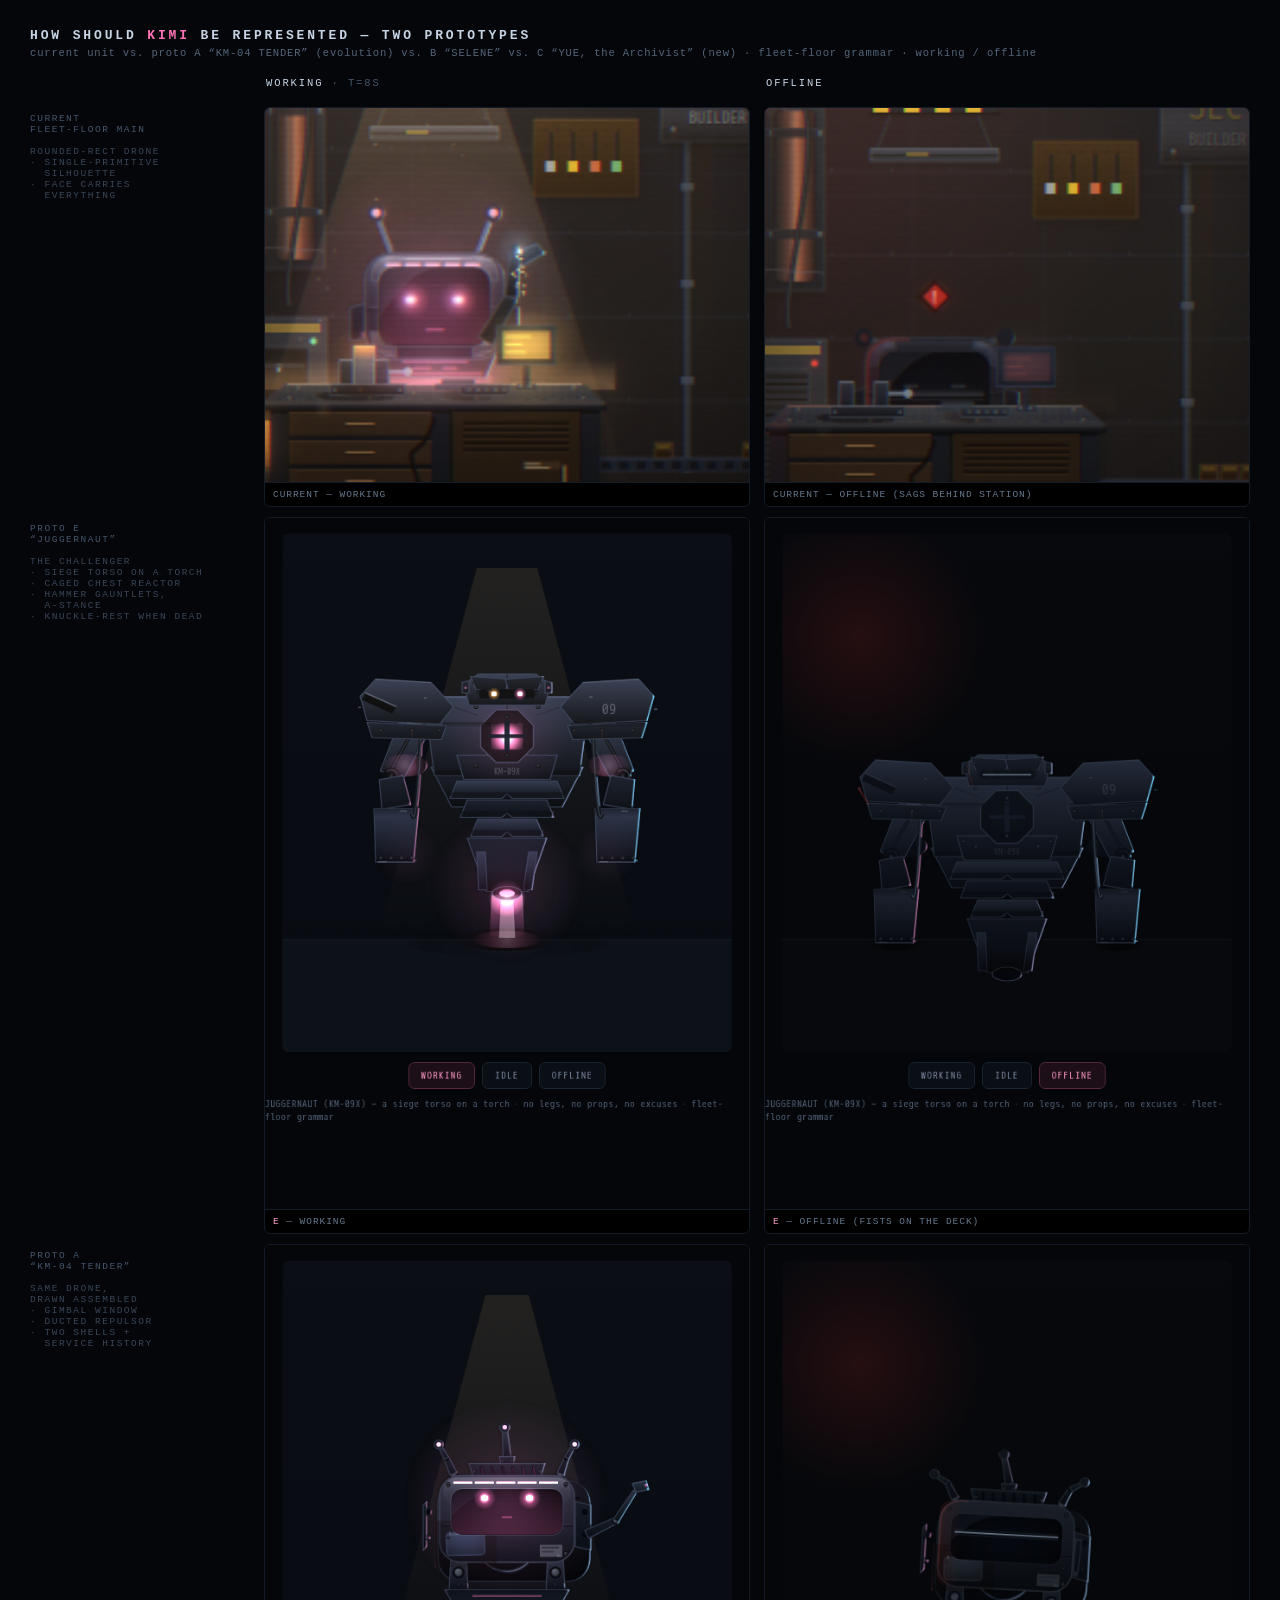
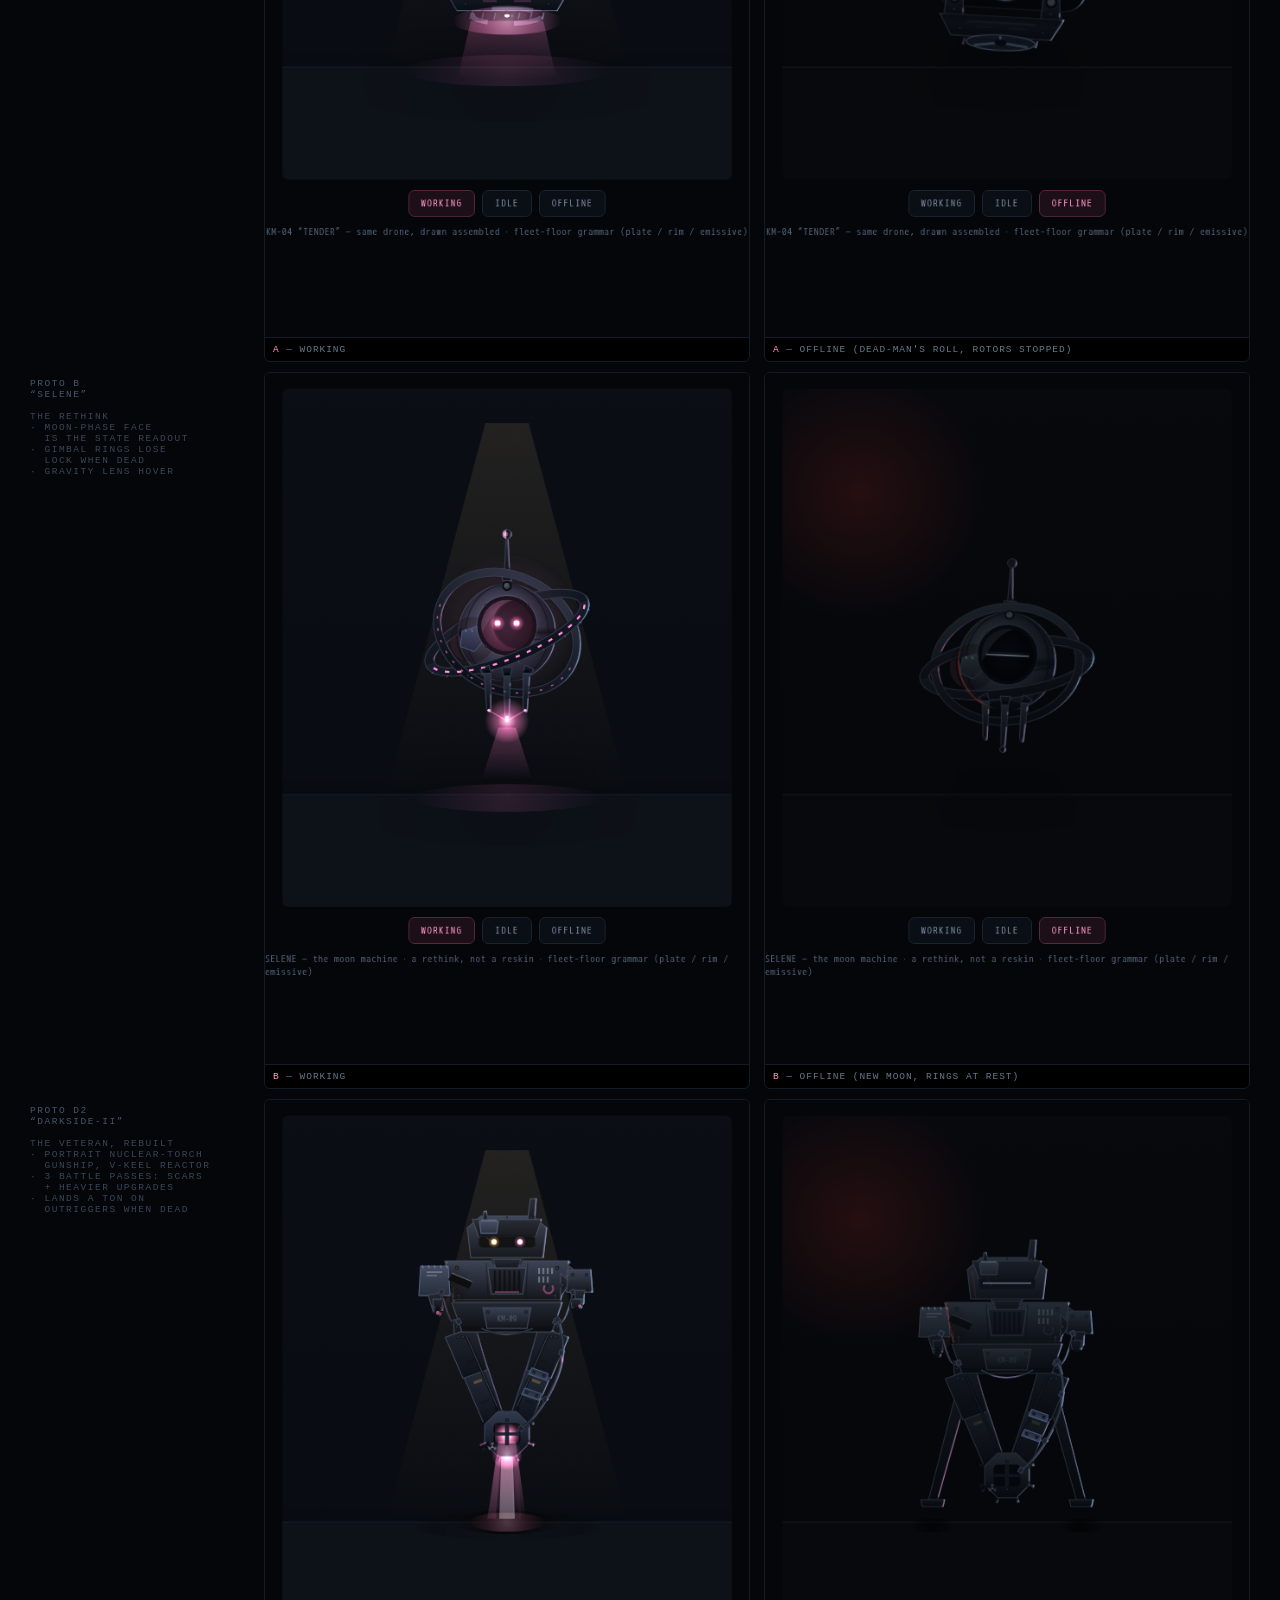
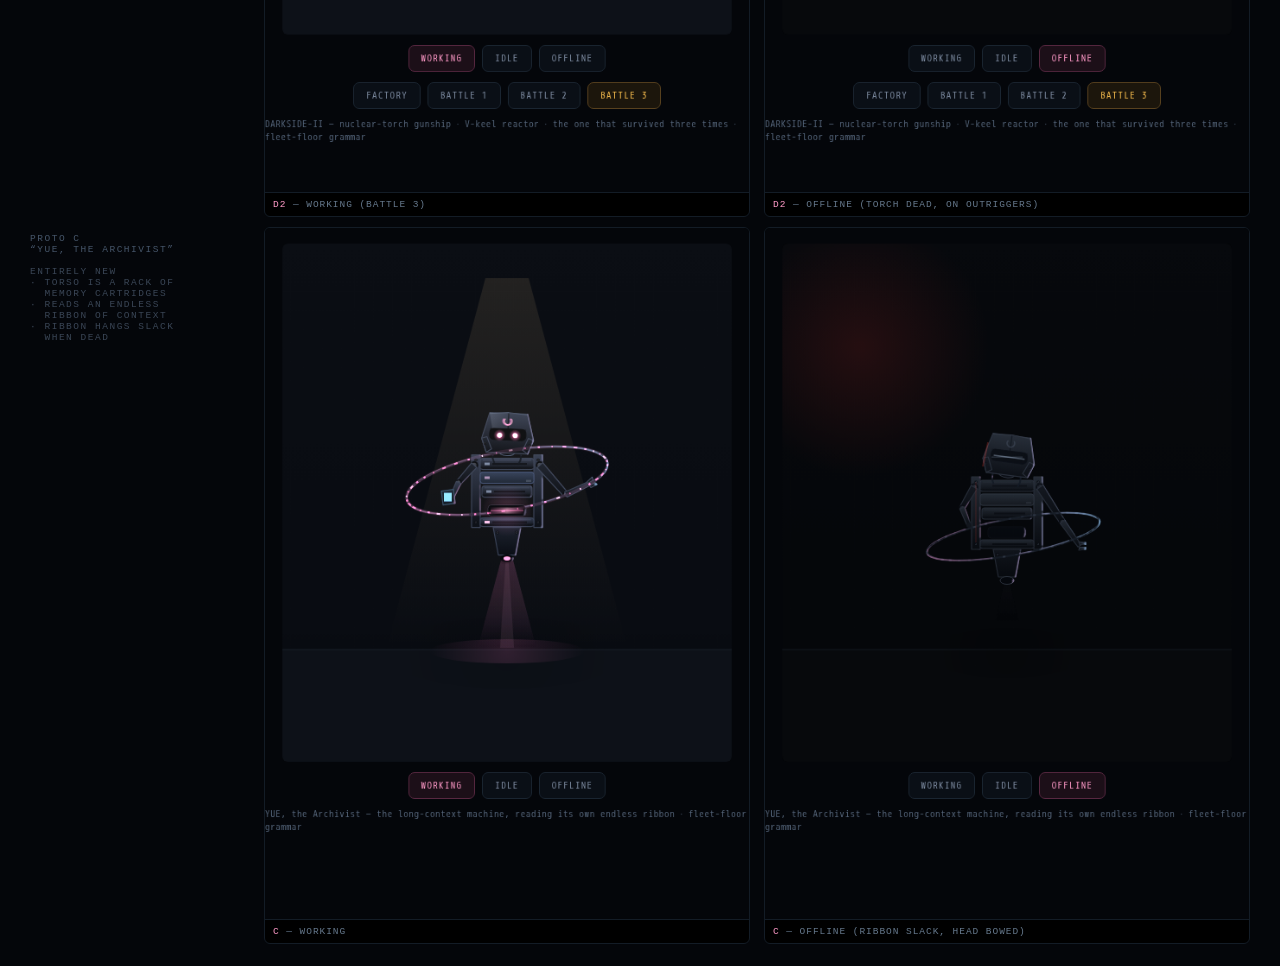
<file: fleet-floor/dev/prototypes/kimi/renders/overview.html>
<!doctype html>
<html lang="en">
<head>
<meta charset="utf-8">
<title>kimi — representation overview</title>
<style>
  html,body{margin:0;background:#04060a;font-family:ui-monospace,Menlo,Consolas,monospace;color:#8aa0b8}
  #page{padding:28px 30px 22px}
  h1{font-size:13px;letter-spacing:.22em;text-transform:uppercase;color:#c7d4e4;margin:0 0 4px}
  h1 b{color:#ff72b6}
  .sub{font-size:10.5px;color:#55657a;letter-spacing:.08em;margin-bottom:18px}
  .grid{display:grid;grid-template-columns:220px 1fr 1fr;gap:10px 14px;align-items:start}
  .lab{font-size:9.5px;letter-spacing:.16em;text-transform:uppercase;color:#46566a;padding-top:6px}
  .cell{background:#000;border:1px solid #131c26;border-radius:6px;overflow:hidden}
  .cell img{display:block;width:100%}
  .cap{font-size:9.5px;letter-spacing:.1em;color:#65788c;padding:6px 8px;border-top:1px solid #131c26;text-transform:uppercase}
  .cap b{color:#ff9ac8;font-weight:400}
  .head{font-size:10.5px;letter-spacing:.18em;text-transform:uppercase;color:#c7d4e4;padding:0 0 8px 2px}
  .head span{color:#46566a}
</style>
</head>
<body>
<div id="page">
  <h1>how should <b>kimi</b> be represented — two prototypes</h1>
  <div class="sub">current unit vs. proto A “KM-04 TENDER” (evolution) vs. B “SELENE” vs. C “YUE, the Archivist” (new) · fleet-floor grammar · working / offline</div>
  <div class="grid">
    <div></div>
    <div class="head">working <span>· t=8s</span></div>
    <div class="head">offline</div>

    <div class="lab">current<br>fleet-floor main<br><br><span style="color:#3a4656">rounded-rect drone<br>· single-primitive<br>&nbsp;&nbsp;silhouette<br>· face carries<br>&nbsp;&nbsp;everything</span></div>
    <div class="cell"><img src="current-kimi-working.png"><div class="cap">current — working</div></div>
    <div class="cell"><img src="current-kimi-offline.png"><div class="cap">current — offline (sags behind station)</div></div>

    <div class="lab">proto E<br>“JUGGERNAUT”<br><br><span style="color:#3a4656">the challenger<br>· siege torso on a torch<br>· caged chest reactor<br>· hammer gauntlets,<br>&nbsp;&nbsp;A-stance<br>· knuckle-rest when dead</span></div>
    <div class="cell"><img src="E-working.png"><div class="cap"><b>E</b> — working</div></div>
    <div class="cell"><img src="E-offline.png"><div class="cap"><b>E</b> — offline (fists on the deck)</div></div>

    <div class="lab">proto A<br>“KM-04 TENDER”<br><br><span style="color:#3a4656">same drone,<br>drawn assembled<br>· gimbal window<br>· ducted repulsor<br>· two shells +<br>&nbsp;&nbsp;service history</span></div>
    <div class="cell"><img src="A-working.png"><div class="cap"><b>A</b> — working</div></div>
    <div class="cell"><img src="A-offline.png"><div class="cap"><b>A</b> — offline (dead-man's roll, rotors stopped)</div></div>

    <div class="lab">proto B<br>“SELENE”<br><br><span style="color:#3a4656">the rethink<br>· moon-phase face<br>&nbsp;&nbsp;is the state readout<br>· gimbal rings lose<br>&nbsp;&nbsp;lock when dead<br>· gravity lens hover</span></div>
    <div class="cell"><img src="B-working.png"><div class="cap"><b>B</b> — working</div></div>
    <div class="cell"><img src="B-offline.png"><div class="cap"><b>B</b> — offline (new moon, rings at rest)</div></div>

    <div class="lab">proto D2<br>“DARKSIDE-II”<br><br><span style="color:#3a4656">the veteran, rebuilt<br>· portrait nuclear-torch<br>&nbsp;&nbsp;gunship, V-keel reactor<br>· 3 battle passes: scars<br>&nbsp;&nbsp;+ heavier upgrades<br>· lands a ton on<br>&nbsp;&nbsp;outriggers when dead</span></div>
    <div class="cell"><img src="D2-working-b3.png"><div class="cap"><b>D2</b> — working (battle 3)</div></div>
    <div class="cell"><img src="D2-offline-b3.png"><div class="cap"><b>D2</b> — offline (torch dead, on outriggers)</div></div>

    <div class="lab">proto C<br>“YUE, the Archivist”<br><br><span style="color:#3a4656">entirely new<br>· torso is a rack of<br>&nbsp;&nbsp;memory cartridges<br>· reads an endless<br>&nbsp;&nbsp;ribbon of context<br>· ribbon hangs slack<br>&nbsp;&nbsp;when dead</span></div>
    <div class="cell"><img src="C-working.png"><div class="cap"><b>C</b> — working</div></div>
    <div class="cell"><img src="C-offline.png"><div class="cap"><b>C</b> — offline (ribbon slack, head bowed)</div></div>
  </div>
</div>
</body>
</html>
</file>
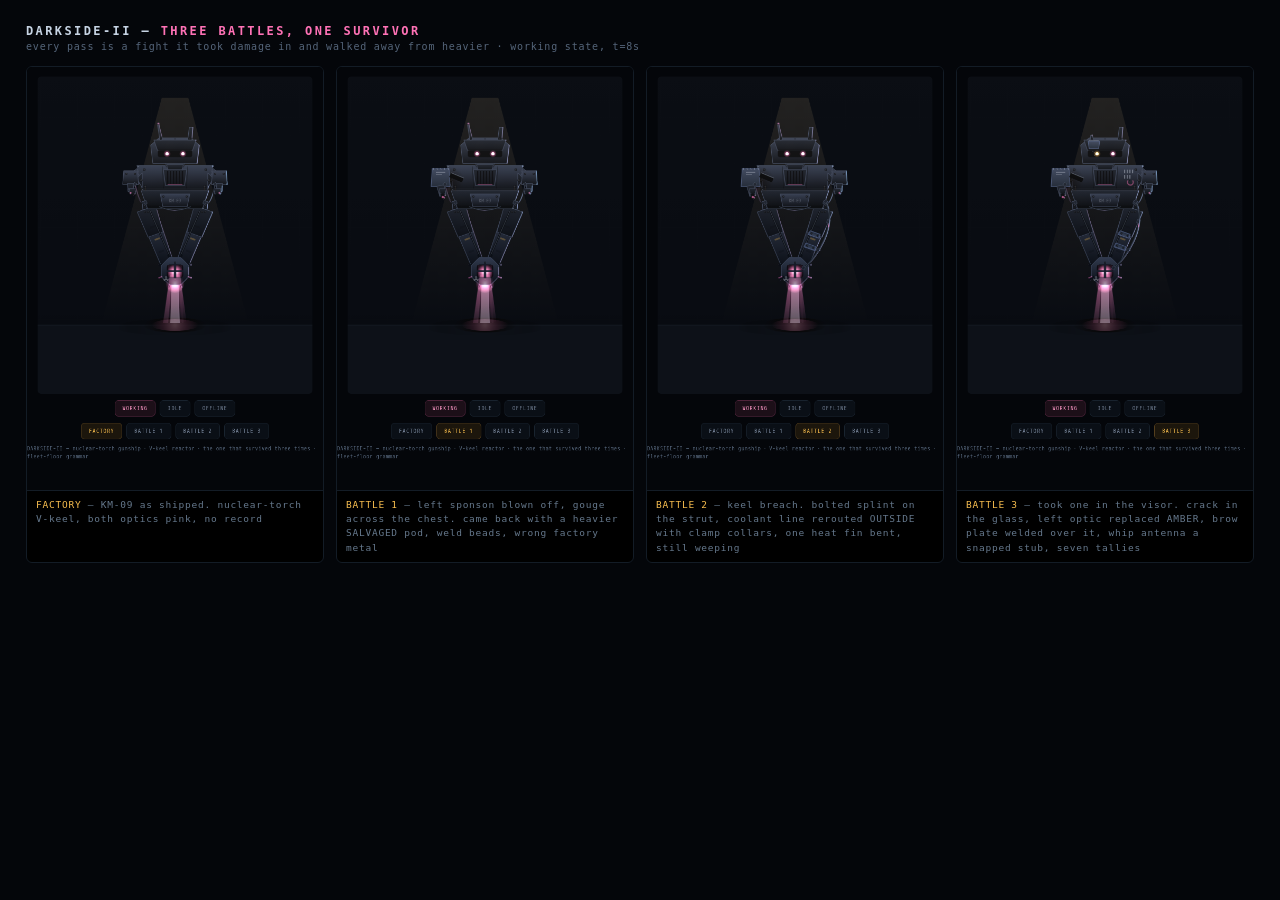
<file: fleet-floor/dev/prototypes/kimi/renders/progression.html>
<!doctype html>
<html><head><meta charset="utf-8"><style>
  html,body{margin:0;background:#04060a;font-family:ui-monospace,Menlo,Consolas,monospace;color:#8aa0b8}
  #page{padding:24px 26px 18px}
  h1{font-size:12px;letter-spacing:.2em;text-transform:uppercase;color:#c7d4e4;margin:0 0 3px}
  h1 b{color:#ff72b6}
  .sub{font-size:10px;color:#55657a;letter-spacing:.08em;margin-bottom:14px}
  .grid{display:grid;grid-template-columns:repeat(4,1fr);gap:12px}
  .cell{background:#000;border:1px solid #131c26;border-radius:6px;overflow:hidden}
  .cell img{display:block;width:100%}
  .cap{font-size:9.5px;letter-spacing:.08em;color:#65788c;padding:7px 9px;border-top:1px solid #131c26;line-height:1.5}
  .cap b{color:#f7bd4e;font-weight:400}
</style></head><body><div id="page">
  <h1>DARKSIDE-II — <b>three battles, one survivor</b></h1>
  <div class="sub">every pass is a fight it took damage in and walked away from heavier · working state, t=8s</div>
  <div class="grid">
    <div class="cell"><img src="D2-working-b0.png"><div class="cap"><b>FACTORY</b> — KM-09 as shipped. nuclear-torch V-keel, both optics pink, no record</div></div>
    <div class="cell"><img src="D2-working-b1.png"><div class="cap"><b>BATTLE 1</b> — left sponson blown off, gouge across the chest. came back with a heavier SALVAGED pod, weld beads, wrong factory metal</div></div>
    <div class="cell"><img src="D2-working-b2.png"><div class="cap"><b>BATTLE 2</b> — keel breach. bolted splint on the strut, coolant line rerouted OUTSIDE with clamp collars, one heat fin bent, still weeping</div></div>
    <div class="cell"><img src="D2-working-b3.png"><div class="cap"><b>BATTLE 3</b> — took one in the visor. crack in the glass, left optic replaced AMBER, brow plate welded over it, whip antenna a snapped stub, seven tallies</div></div>
  </div>
</div></body></html>
</file>
